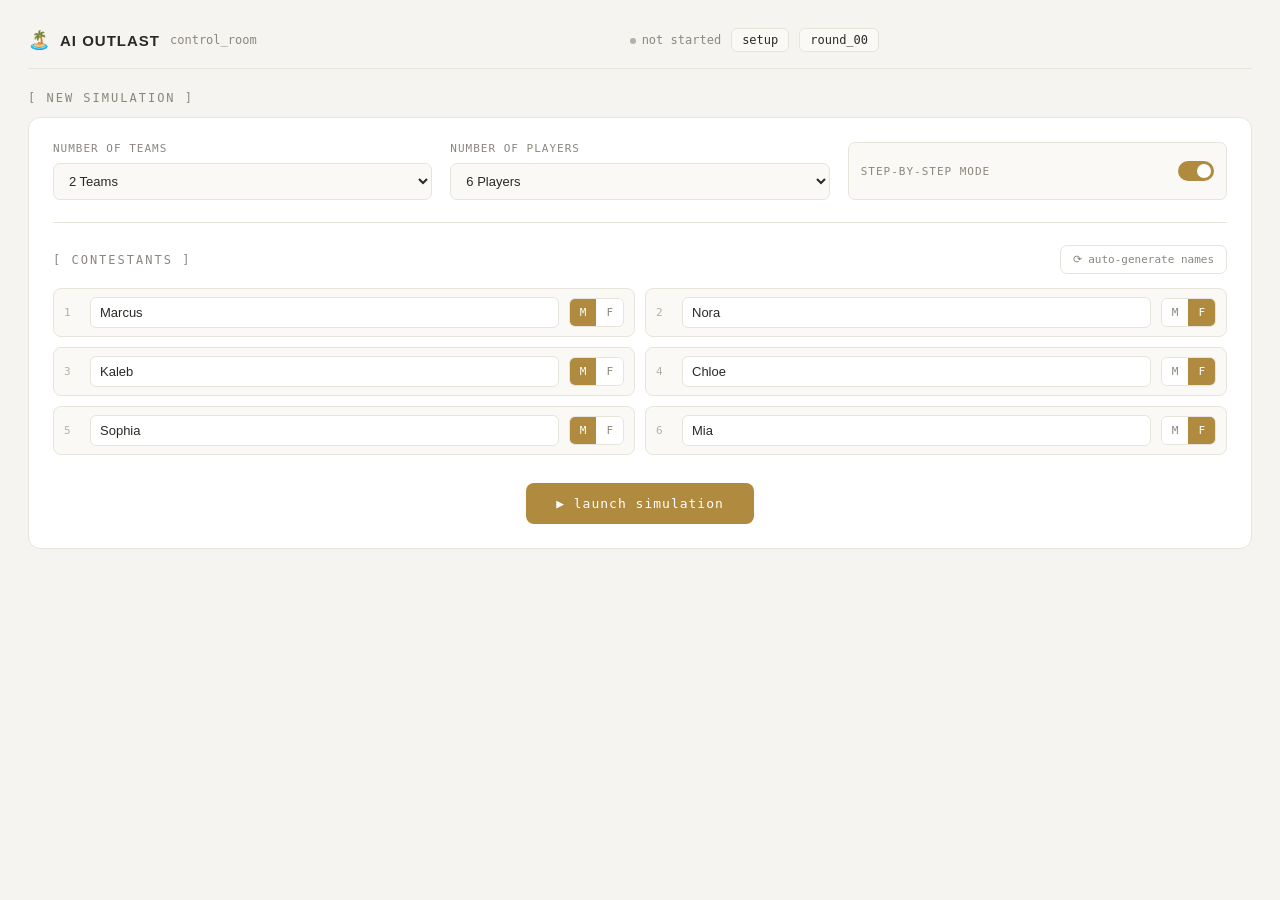
<file: AI outlast/.outlast-backup-20260910-202345/index.html>
<!DOCTYPE html>
<html lang="en">
<head>
<meta charset="UTF-8">
<meta name="viewport" content="width=device-width, initial-scale=1.0">
<title>AI Outlast — Control Room</title>
<link rel="stylesheet" href="style.css?v=1">
</head>
<body>
<div class="wrap">

  <header>
    <div class="brand">
      <span class="mark">🏝️</span>
      <div><h1>AI OUTLAST</h1></div>
      <span class="tag">control_room</span>
    </div>
    <div class="status-line">
      <span><span class="dot" id="status-dot"></span><span id="status-text">not started</span></span>
      <span class="round-tag" id="phase-label">setup</span>
      <span class="round-tag" id="round-label">round_00</span>
    </div>
    <div class="header-actions">
      <button type="button" class="icon-btn hidden" id="resumeBtn">▶ resume</button>
      <button type="button" class="icon-btn danger hidden" id="resetBtn">■ reset</button>
    </div>
  </header>

  <!-- ===================== SETUP / LAUNCH VIEW ===================== -->
  <div id="setupView">
    <div class="section-label">[ new simulation ]</div>
    <div class="setup-card">
      <div class="field-grid">
        <div class="field">
          <label for="teamsSelect">Number of Teams</label>
          <select id="teamsSelect">
            <option value="2" selected>2 Teams</option>
            <option value="3">3 Teams</option>
            <option value="4">4 Teams</option>
          </select>
        </div>
        <div class="field">
          <label for="playersSelect">Number of Players</label>
          <select id="playersSelect">
            <option value="4">4 Players</option>
            <option value="6" selected>6 Players</option>
            <option value="8">8 Players</option>
            <option value="12">12 Players</option>
            <option value="16">16 Players</option>
          </select>
        </div>
        <div class="field toggle-field">
          <label for="stepMode">Step-by-Step Mode</label>
          <label class="switch">
            <input type="checkbox" id="stepMode" checked>
            <span class="slider"></span>
          </label>
        </div>
      </div>

      <div class="setup-tabs-header">
        <div class="section-label" style="margin-bottom:0;">[ contestants ]</div>
        <button type="button" class="ghost-btn" id="randomizeBtn">⟳ auto-generate names</button>
      </div>
      <div class="contestant-grid" id="contestantGrid"></div>

      <div class="launch-row">
        <button type="button" class="launch-btn" id="launchBtn">▶ launch simulation</button>
      </div>
      <div class="setup-error hidden" id="setupError"></div>
    </div>
  </div>

  <!-- ===================== HOST BANNER (always visible once running) ===================== -->
  <div class="host-banner hidden" id="hostBanner">
    <div class="who">🎤 host</div>
    <div id="hostLines"></div>
    <div class="thinking-indicator hidden" id="thinkingIndicator"><span class="dot-flash"></span><span class="dot-flash"></span><span class="dot-flash"></span> the story is being written…</div>
  </div>

  <!-- ===================== EARLY GAME: cast / captains / pick board ===================== -->
  <div id="earlyGameView" class="hidden">
    <div id="castSection">
      <div class="section-label">[ meet the cast ]</div>
      <div class="cast-grid" id="castGrid"></div>
    </div>

    <div id="captainsSection" class="hidden">
      <div class="section-label">[ captains chosen ]</div>
      <div class="captain-grid" id="captainGrid"></div>
    </div>

    <div id="pickSection" class="hidden">
      <div class="section-label">[ team pick ]</div>
      <div class="pick-board" id="pickBoard"></div>
    </div>
  </div>

  <!-- ===================== STAGE: host + one card per team (collapses at merge) ===================== -->
  <div class="stage hidden" id="stage"></div>

  <!-- ===================== TECH LOG DRAWER ===================== -->
  <div class="tech-drawer hidden" id="techDrawer">
    <div class="tech-drawer-head" id="techDrawerHead">[ behind the scenes — engine log ] <span id="techToggleLabel">show</span></div>
    <div class="tech-drawer-body" id="techDrawerBody"></div>
  </div>

</div>

<!-- ===================== WINNER MODAL ===================== -->
<div class="winner-modal hidden" id="winnerModal">
  <div class="winner-card">
    <div class="rays" aria-hidden="true"></div>
    <div class="eyebrow">sole survivor</div>
    <div class="trophy">🏆</div>
    <div class="winner-avatar" id="winnerAvatar">?</div>
    <div class="name" id="winnerName">—</div>
    <div class="winner-archetype" id="winnerArchetype"></div>
    <p>has outwitted, outplayed, and outlasted everyone else to win the game.</p>
    <button type="button" class="launch-btn" id="winnerCloseBtn">back to setup</button>
  </div>
</div>

<script src="app.js?v=1"></script>
</body>
</html>
</file>
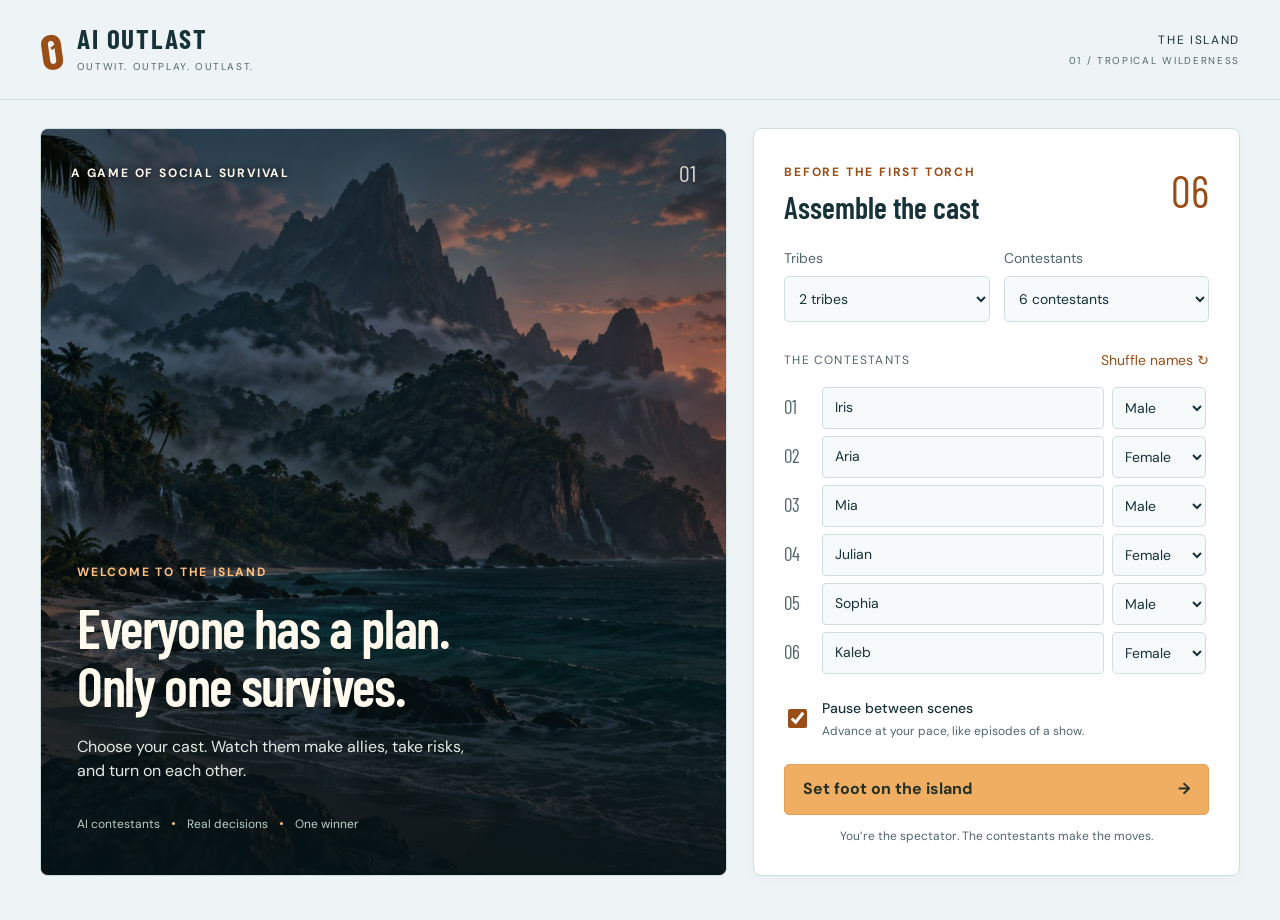
<file: AI outlast/Outlast-Frontend/index.html>
<!doctype html>
<html lang="en">
<head>
  <meta charset="utf-8">
  <meta name="viewport" content="width=device-width, initial-scale=1">
  <meta name="theme-color" content="#eef4f5">
  <meta name="description" content="Watch AI contestants form alliances, face challenges, and vote for one sole survivor.">
  <title>AI Outlast — The Island</title>
  <link rel="stylesheet" href="style.css?v=12">
</head>
<body>
  <header class="masthead">
    <a class="brand" href="./" aria-label="AI Outlast home"><span class="brand-mark" aria-hidden="true">O<span></span></span><span>AI OUTLAST<small>OUTWIT. OUTPLAY. OUTLAST.</small></span></a>
    <div class="header-location">THE ISLAND <span>01 / TROPICAL WILDERNESS</span></div>
    <button id="resetBtn" class="button quiet hidden" type="button">Leave game</button>
  </header>

  <main>
    <section id="setupView" class="setup-layout">
      <div class="arrival-scene">
        <div class="scene-top"><span class="eyebrow">A GAME OF SOCIAL SURVIVAL</span><span class="edition">01</span></div>
        <div class="arrival-copy"><span class="eyebrow accent">WELCOME TO THE ISLAND</span><h1>Everyone has a plan.<br>Only one survives.</h1><p>Choose your cast. Watch them make allies, take risks, and turn on each other.</p><div class="premise"><span>AI contestants</span><i></i><span>Real decisions</span><i></i><span>One winner</span></div></div>
      </div>
      <form id="setupForm" class="cast-setup">
        <div class="section-heading"><div><span class="eyebrow accent">BEFORE THE FIRST TORCH</span><h2>Assemble the cast</h2></div><span class="count-badge" id="castCount">06</span></div>
        <div class="setup-fields"><label>Tribes<select id="teamsSelect"><option value="2">2 tribes</option><option value="3">3 tribes</option><option value="4">4 tribes</option></select></label><label>Contestants<select id="playersSelect"></select></label></div>
        <div class="cast-label"><span>THE CONTESTANTS</span><button id="randomizeBtn" class="text-button" type="button">Shuffle names ↻</button></div>
        <div id="contestantGrid" class="contestant-grid"></div>
        <label class="step-option"><input type="checkbox" id="stepMode" checked><span><strong>Pause between scenes</strong><small>Advance at your pace, like episodes of a show.</small></span></label>
        <p id="setupError" class="error hidden" role="alert"></p>
        <button id="launchBtn" class="button primary launch" type="submit">Set foot on the island <span aria-hidden="true">→</span></button>
        <p class="setup-note">You’re the spectator. The contestants make the moves.</p>
      </form>
    </section>

    <section id="gameView" class="hidden" aria-label="Island game">
      <div class="game-hud"><div class="round-display"><span class="eyebrow">ROUND</span><strong id="roundNumber">01</strong></div><div class="hud-divider"></div><div class="hud-fact"><strong id="survivorCount">—</strong><span>remaining</span></div><div class="hud-fact"><strong id="tribeCount">—</strong><span>tribes</span></div><div class="playback"><span id="gameStatus" role="status">Arriving on the island</span></div></div>
      <ol class="phase-track" id="phaseTrack"><li data-phase="draft"><span>01</span> The draft</li><li data-phase="camp"><span>02</span> Camp life</li><li data-phase="challenge"><span>03</span> The challenge</li><li data-phase="council"><span>04</span> Tribal council</li><li data-phase="finale"><span>05</span> The finale</li></ol>
      <div id="connectionNotice" class="connection-notice hidden" role="status"></div>
      <div class="island-layout">
        <div class="main-stage"><section class="tribes-section"><div class="section-heading compact"><h2 id="rosterTitle">On the island</h2><span class="muted">Select for details</span></div><div id="tribesBoard"></div></section>
          
          <section id="hostCard" class="host-bar hidden" aria-label="Host commentary"><div class="host-emblem" aria-hidden="true">H</div><div><span class="eyebrow accent">THE HOST</span><p id="hostSpeech" aria-live="polite"></p><details class="host-history hidden" id="hostHistory"><summary>Earlier host messages</summary><div id="hostHistoryList"></div></details></div></section>

          <section class="story-section" id="storySection"><div class="section-heading compact"><section class="island-scene" id="islandScene" aria-label="Current scene"><div class="scene-top"><span class="location-badge" id="sceneLocation">THE SHORE</span><span class="scene-weather">Tropical island · Dusk</span></div><div class="scene-copy"><span class="eyebrow accent" id="sceneEyebrow">THE ARRIVAL</span><h1 id="sceneTitle">Strangers on the shore.</h1><p id="sceneDescription">The cast is arriving. Every new face could be an ally—or a threat.</p></div><span class="scene-index" id="sceneIndex" aria-hidden="true">01</span></section><button id="resumeBtn" class="button primary hidden" type="button">Next scene <span aria-hidden="true">→</span></button><button id="newEventsBtn" class="text-button hidden" type="button">See new moments ↑</button></div><div class="discussion-columns"><div id="storyFeed" class="story-feed" aria-label="Game events"><p class="empty">The island is quiet. The first conversations are still to come.</p></div><section class="social-panel" aria-label="Alliances and deception"><span class="eyebrow accent">BEHIND THE PROMISES</span><h2>Alliances & deception</h2><div id="socialBonds"></div><h3 class="social-subtitle">Recent moves</h3><div id="socialMoves"><p class="empty">The first promises are still to come.</p></div></section></div></section>
        </div>
        <aside class="island-sidebar"><section class="profile-panel" id="profilePanel"><span class="eyebrow accent">THE CONTESTANTS</span><h2>Who will you root for?</h2><p class="muted">Select a contestant to see their strengths, alliances, and view of the game.</p></section><section class="journal-panel"><div class="section-heading compact"><h2>Island history</h2><span class="eyebrow" id="eliminatedCount">0 OUT</span></div><div id="islandHistory"><p class="empty">Every torch is still burning.</p></div></section></aside>
      </div>
      <details id="techDrawer" class="tech-drawer"><summary>Behind the scenes <span>Game log</span></summary><pre id="techLog"></pre></details>
    </section>
  </main>

  <dialog id="winnerModal" class="winner-modal" aria-labelledby="winnerHeading"><div class="winner-content"><span class="eyebrow accent">THE ISLAND HAS ITS WINNER</span><div class="winner-laurel" aria-hidden="true">♛</div><h2 id="winnerHeading">Sole Survivor</h2><div class="winner-initials" id="winnerAvatar"></div><h3 id="winnerName"></h3><p id="winnerArchetype" class="accent"></p><p>Alliances were tested. Torches went out.<br>One contestant outlasted them all.</p><div id="winnerTally" class="winner-tally"></div><button id="winnerContinueBtn" class="button primary" type="button">Return to the island</button><button id="winnerCloseBtn" class="text-button" type="button">Start a new game</button></div></dialog>
  <script src="app.js?v=10"></script>
</body>
</html>
</file>
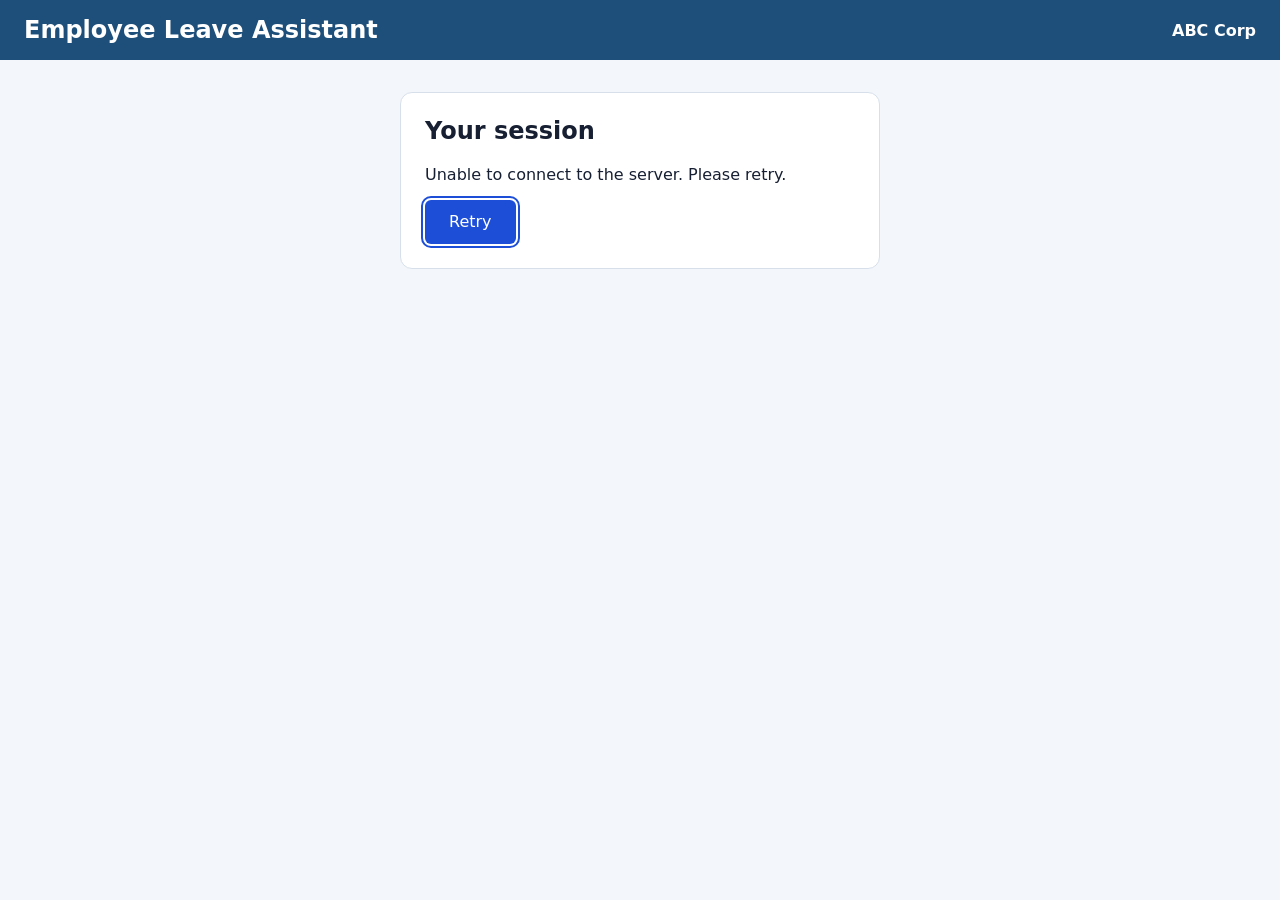
<file: Employee Leave Management System/ELMS-Frontend/index.html>
<!DOCTYPE html>
<html lang="en">
  <head>
    <meta charset="UTF-8" />
    <meta name="viewport" content="width=device-width, initial-scale=1.0" />
    <meta
      name="description"
      content="View your employee details and manage leave through the Employee Leave Assistant."
    />
    <title>Employee Leave Assistant</title>
    <link rel = "stylesheet"  href="./src/styles/theme.css"/>
    <link rel="stylesheet" href="./src/styles/main.css" />
    <link
      rel="stylesheet"
      href="./src/styles/employee-summary.css"
    />
    <link
      rel="stylesheet"
      href="./src/styles/chat-assistant.css"
    />
    <link rel="stylesheet" href="./src/styles/login.css" />
    <script type="module" src="./src/app.js"></script>
  </head>
  <body class="dashboard-page">
    <header class="title-bar">
      <div class="title-bar__content">
        <h1>Employee Leave Assistant</h1>
        <div class="title-bar__actions">
          <div id="company-name">ABC Corp</div>
          <button id="logout-button" type="button" hidden>Logout</button>
        </div>
      </div>
    </header>
    <section id="session-screen" class="session-screen" aria-labelledby="session-title" aria-busy="true">
      <h2 id="session-title">Your session</h2>
      <p id="session-message" role="status" aria-live="polite">Loading your session…</p>
      <button id="session-retry" type="button" hidden>Retry</button>
    </section>

    <main id="login-screen" class="login-page" hidden>
      <section class="login-card" aria-labelledby="login-title">
        <h2 id="login-title">Login</h2>
        <p class="login-card__description">
          Enter your employee credentials to continue.
        </p>

        <form id="login-form">
          <div class="form-field">
            <label for="employee-id-input">Employee ID</label>
            <input
              id="employee-id-input"
              name="employeeId"
              type="text"
              autocomplete="username"
              required
            />
          </div>

          <div class="form-field">
            <label for="password-input">Password</label>
            <input
              id="password-input"
              name="password"
              type="password"
              autocomplete="current-password"
              required
            />
          </div>

          <p id="login-error" class="login-form__error" role="alert" hidden></p>

          <button class="login-form__submit" type="submit">Login</button>
        </form>
      </section>
    </main>

    <main id="app" hidden>
        <section class="employee-summary" aria-labelledby="employee-summary-title">
            <h2 id="employee-summary-title">Employee Summary</h2>
            <dl class="employee-details">
                <div class="employee-details__field">
                    <dt>Name</dt>
                    <dd id="employee-name">—</dd>
                </div>
                <div class="employee-details__field">
                    <dt>Employee ID</dt>
                    <dd id="employee-id">—</dd>
                </div>
                <div class="employee-details__field">
                    <dt>Designation</dt>
                    <dd id="employee-designation">—</dd>
                </div>
                <div class="employee-details__field">
                    <dt>Department</dt>
                    <dd id="employee-department">—</dd>
                </div>
                <div class="employee-details__field">
                    <dt>Reporting Manager</dt>
                    <dd id="employee-manager">—</dd>
                </div>

            </dl>

            <div class="employee-summary__panels">
              <section class="leave-balance" aria-labelledby="leave-balance-title">
                <h3 id="leave-balance-title">Leave Balance</h3>

                <dl class="leave-balance__list">
                  <div class="leave-balance__item">
                    <dt>Annual Leave</dt>
                    <dd id="annual-leave-balance">—</dd>
                  </div>
                  <div class="leave-balance__item">
                    <dt>Casual Leave</dt>
                    <dd id="casual-leave-balance">—</dd>
                  </div>
                  <div class="leave-balance__item">
                    <dt>Sick Leave</dt>
                    <dd id="sick-leave-balance">—</dd>
                  </div>
                </dl>
              </section>

              <section
                class="request-overview"
                aria-labelledby="my-requests-title"
              >
                <h3 id="my-requests-title">My Leave Requests</h3>
                <ul
                  id="my-leave-requests"
                  class="request-overview__list"
                  aria-label="Recent leave requests"
                ></ul>
                <p id="my-requests-empty" class="request-overview__empty">
                  No recent leave requests.
                </p>
                <p
                  id="my-requests-status"
                  class="request-overview__status"
                  role="status"
                  aria-live="polite"
                  hidden
                ></p>

                <section
                  id="pending-requests"
                  class="pending-requests"
                  aria-labelledby="pending-requests-title"
                  hidden
                >
                  <h3 id="pending-requests-title">Team Approvals</h3>
                  <p>
                    Awaiting review:
                    <strong id="pending-request-count">—</strong>
                  </p>
                  <button id="team-requests-reload" type="button">Refresh requests</button>
                  <p id="team-requests-status" role="status" aria-live="polite" hidden></p>
                  <p id="team-requests-empty" hidden>No pending team requests.</p>
                  <ul id="team-leave-requests" class="request-overview__list" aria-label="Pending team leave requests"></ul>
                </section>
              </section>
            </div>

            <p id="employee-summary-status" role="status" aria-live="polite" hidden></p>
        </section>

        <section class="chat-assistant" aria-labelledby="chat-assistant-title">
          <header class="chat-assistant__header">
            <h2 id="chat-assistant-title">Leave Assistant</h2>
            <p>Ask questions or manage your leave through the assistant.</p>
          </header>

          <div
            id="chat-messages"
            class="chat-assistant__messages"
            role="log"
            aria-label="Conversation"
            aria-live="polite"
            aria-relevant="additions text"
          >
            <article class="chat-message chat-message--assistant">
              <p class="chat-message__sender">Leave Assistant</p>
              <p class="chat-message__content">Hello! I can answer leave questions and help you manage your requests. How can I help?</p>
            </article>
          </div>

          <p
            id="chat-status"
            class="chat-assistant__status"
            role="status"
            aria-live="polite"
            hidden
          ></p>

          <form id="chat-form" class="chat-assistant__composer">
            <label class="chat-assistant__input-label" for="chat-input">
              Message
            </label>
            <div class="chat-assistant__input-row">
              <textarea
                id="chat-input"
                name="message"
                rows="2"
                maxlength="2000"
                placeholder="Ask about your leave..."
                autocomplete="off"
                required
              ></textarea>
              <button type="submit">Send</button>
            </div>
          </form>
        </section>
    </main>
  </body>
</html>
</file>
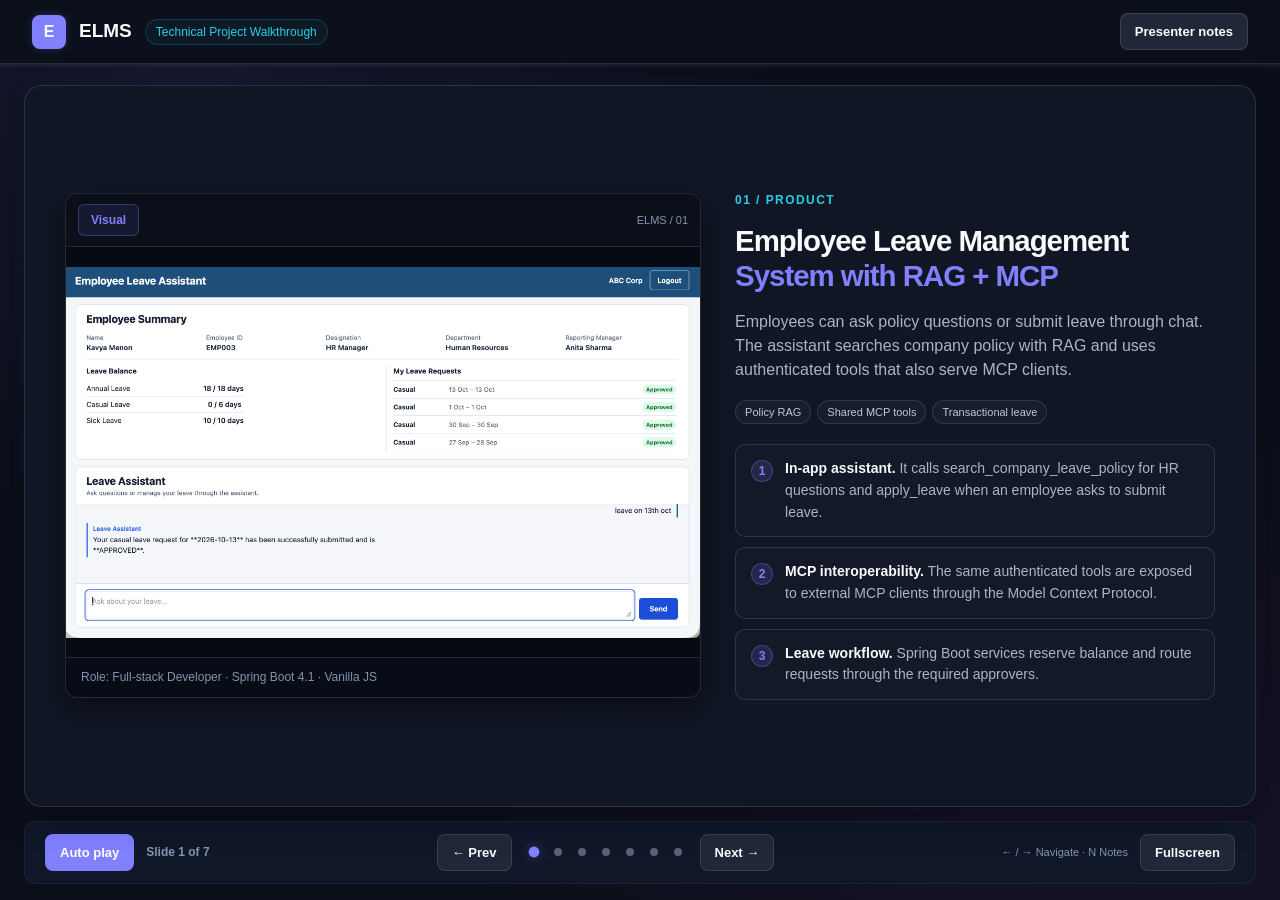
<file: Employee Leave Management System/presentation-deck/index.html>
<!doctype html>
<html lang="en">
<head>
  <meta charset="utf-8">
  <meta name="viewport" content="width=device-width, initial-scale=1">
  <meta name="color-scheme" content="dark">
  <title>ELMS | Technical Project Walkthrough</title>
  <link rel="stylesheet" href="deck.css">
  <script src="slides.js" defer></script>
  <script src="deck.js" defer></script>
</head>
<body>
  <header class="deck-header">
    <div class="brand-block"><span class="brand-logo">E</span><h1>ELMS</h1><span class="brand-tag">Technical Project Walkthrough</span></div>
    <button id="notesButton" aria-pressed="false" title="Show presenter notes (N)">Presenter notes</button>
  </header>
  <div class="progress-track" aria-hidden="true"><div id="progressFill"></div></div>
  <main class="presentation">
    <section class="viewport" aria-label="ELMS presentation"><div id="slides"></div></section>
    <footer class="controls">
      <div class="control-group"><button id="playButton" class="primary" aria-pressed="false">Auto play</button><span id="counter" role="status" aria-live="polite"></span></div>
      <nav class="control-group" aria-label="Slide navigation"><button id="prevButton" aria-label="Previous slide">← Prev</button><div id="dots" class="dots"></div><button id="nextButton" aria-label="Next slide">Next →</button></nav>
      <div class="control-group"><span class="key-hint">← / → Navigate · N Notes</span><button id="fullscreenButton">Fullscreen</button></div>
    </footer>
  </main>
  <aside id="notes" hidden aria-label="Presenter notes"><button id="closeNotes" aria-label="Close presenter notes">Close</button><h2 id="notesTitle"></h2><div id="notesBody"></div></aside>
  <p class="sr-only" id="announce" role="status"></p>
  <noscript>This presentation needs JavaScript enabled. Open index.html in a browser with scripts enabled.</noscript>
</body>
</html>
</file>
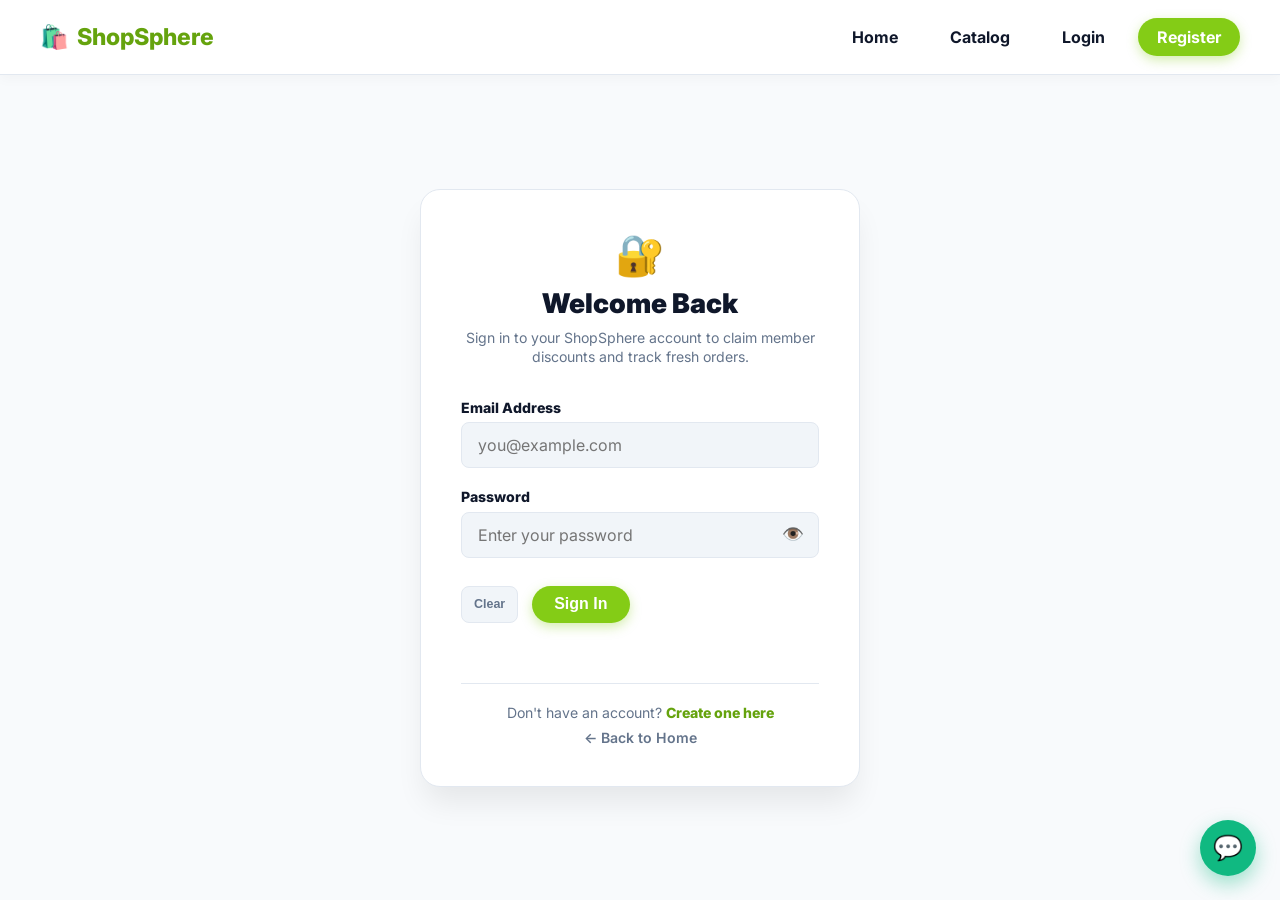
<file: ShopSphere/ShopSphere-Frontend/admin.html>
<!DOCTYPE html>
<html lang="en">
<head>
  <meta charset="UTF-8">
  <meta name="viewport" content="width=device-width, initial-scale=1.0">
  <title>ShopSphere - Admin Dashboard & Store Management</title>
  <link rel="stylesheet" href="css/theme.css">
  <link rel="stylesheet" href="css/modals.css">
  <link rel="stylesheet" href="css/chatbot.css">
  <link rel="stylesheet" href="css/admin.css">
  <link rel="preconnect" href="https://fonts.googleapis.com">
  <link rel="preconnect" href="https://fonts.gstatic.com" crossorigin>
  <link href="https://fonts.googleapis.com/css2?family=Inter:wght@300;400;500;600;700;800&display=swap" rel="stylesheet">
</head>
<body>

  <header class="navbar"></header>

  <main class="admin-wrapper">

    <div class="admin-header-row">
      <div class="admin-title-group">
        <h1>Admin Control Panel</h1>
        <p>Full control over catalog products, categories, dynamic discounts, and customer order fulfillment.</p>
      </div>
      <div style="display: flex; gap: 0.5rem;">
        <button class="btn-primary" onclick="openProductModal()">+ Add Product</button>
        <button class="btn-primary" style="background: #0284c7;" onclick="openCategoryModal()">+ Add Category</button>
      </div>
    </div>

    <div class="metrics-grid">
      <div class="metric-card">
        <div class="metric-icon green">📦</div>
        <div class="metric-info">
          <h4>Total Orders</h4>
          <div class="metric-value" id="metricTotalOrders">0</div>
        </div>
      </div>
      <div class="metric-card">
        <div class="metric-icon blue">💰</div>
        <div class="metric-info">
          <h4>Total Revenue</h4>
          <div class="metric-value" id="metricTotalRevenue">₹0.00</div>
        </div>
      </div>
      <div class="metric-card">
        <div class="metric-icon amber">🍎</div>
        <div class="metric-info">
          <h4>Catalog Products</h4>
          <div class="metric-value" id="metricTotalProducts">0</div>
        </div>
      </div>
      <div class="metric-card">
        <div class="metric-icon purple">🏷️</div>
        <div class="metric-info">
          <h4>Store Categories</h4>
          <div class="metric-value" id="metricTotalCategories">0</div>
        </div>
      </div>
    </div>

    <div class="admin-tabs-bar">
      <button class="tab-btn active" onclick="switchAdminTab('ordersTab')">📦 Customer Orders</button>
      <button class="tab-btn" onclick="switchAdminTab('productsTab')">🍎 Products Management</button>
      <button class="tab-btn" onclick="switchAdminTab('categoriesTab')">📂 Categories Management</button>
      <button class="tab-btn" onclick="switchAdminTab('discountsTab')">🏷️ Discounts & Promotions</button>
    </div>

    <div id="ordersTab" class="tab-content">
      <div class="dashboard-card">
        <div class="card-header-flex">
          <h2 style="font-size: 1.2rem;">Customer Orders Fulfillment</h2>
          <span style="font-size: 0.85rem; color: #64748b;">Update fulfillment statuses in real-time</span>
        </div>
        <div class="data-table-container" id="adminOrdersList">
          <p style="color: #94a3b8; padding: 2rem; text-align: center;">Loading orders...</p>
        </div>
      </div>
    </div>

    <div id="productsTab" class="tab-content" style="display: none;">
      <div class="dashboard-card">
        <div class="card-header-flex">
          <div>
            <h2 style="font-size: 1.2rem;">Store Catalog Products</h2>
            <p style="color: #64748b; font-size: 0.85rem;">Add, edit, or delete items in the store catalog.</p>
          </div>
          <button class="btn-primary" onclick="openProductModal()">+ Add New Product</button>
        </div>
        <div class="data-table-container" id="adminProductsList">
          <p style="color: #94a3b8; padding: 2rem; text-align: center;">Loading products...</p>
        </div>
      </div>
    </div>

    <div id="categoriesTab" class="tab-content" style="display: none;">
      <div class="dashboard-card">
        <div class="card-header-flex">
          <div>
            <h2 style="font-size: 1.2rem;">Store Categories</h2>
            <p style="color: #64748b; font-size: 0.85rem;">Create, edit, or remove product categories.</p>
          </div>
          <button class="btn-primary" style="background: #0284c7;" onclick="openCategoryModal()">+ Add New Category</button>
        </div>
        <div class="data-table-container" id="adminCategoriesList">
          <p style="color: #94a3b8; padding: 2rem; text-align: center;">Loading categories...</p>
        </div>
      </div>
    </div>

    <div id="discountsTab" class="tab-content" style="display: none;">
      <div class="dashboard-card">
        <div class="card-header-flex">
          <div>
            <h2 style="font-size: 1.2rem;">Store Promotional Discounts</h2>
            <p style="color: #64748b; font-size: 0.85rem;">Configure Birthday %, Area Pincode %, and Flash Sale discounts live from database.</p>
          </div>
          <button class="btn-primary" onclick="openDiscountModal()">+ Add New Offer</button>
        </div>
        <div class="data-table-container" id="adminDiscountsList">
          <p style="color: #94a3b8; padding: 2rem; text-align: center;">Loading store discounts...</p>
        </div>
      </div>
    </div>

  </main>

  <!-- Modal 1: Product Add / Edit Form -->
  <div class="modal-overlay" id="productModal">
    <div class="admin-modal-card">
      <div style="display: flex; justify-content: space-between; align-items: center; margin-bottom: 1.25rem;">
        <h3 id="productModalTitle" style="font-size: 1.25rem; color: #0f172a;">+ Add New Product</h3>
        <button onclick="closeProductModal()" style="background: none; border: none; font-size: 1.5rem; cursor: pointer;">&times;</button>
      </div>

      <form id="productForm">
        <input type="hidden" id="prodId">
        <div class="form-group">
          <label for="prodName">Product Name</label>
          <input type="text" id="prodName" class="form-control" placeholder="e.g. Organic Alphonso Mangoes" required>
        </div>

        <div class="form-row">
          <div class="form-group">
            <label for="prodPrice">Price (₹)</label>
            <input type="number" step="0.01" id="prodPrice" class="form-control" placeholder="e.g. 150.00" required>
          </div>
          <div class="form-group">
            <label for="prodUnit">Unit Value (e.g. 500 g / 1 L)</label>
            <input type="text" id="prodUnit" class="form-control" placeholder="e.g. 500 g" required>
          </div>
        </div>

        <div class="form-group">
          <label for="prodDesc">Description</label>
          <textarea id="prodDesc" class="form-control" rows="2" placeholder="Product details and description..."></textarea>
        </div>

        <div class="form-group">
          <label for="prodImg">Image URL</label>
          <input type="url" id="prodImg" class="form-control" placeholder="https://images.unsplash.com/..." required>
        </div>

        <div class="form-group">
          <label for="prodCategory">Category</label>
          <select id="prodCategory" class="form-control" required>
            <option value="" disabled selected>Select Category</option>
          </select>
        </div>

        <div id="prodInitialStockSection" style="border-top: 1px dashed #cbd5e1; padding-top: 1rem; margin-top: 1rem;">
          <h4 style="font-size: 0.9rem; color: #334155; margin-bottom: 0.75rem;">📦 Initial Inventory Batch</h4>
          <div class="form-row">
            <div class="form-group">
              <label for="prodInitialQty">Initial Quantity</label>
              <input type="number" min="0" id="prodInitialQty" class="form-control" placeholder="e.g. 50">
            </div>
            <div class="form-group">
              <label for="prodInitialSource">Source / Supplier</label>
              <input type="text" id="prodInitialSource" class="form-control" placeholder="e.g. Local Supplier">
            </div>
          </div>
          <div class="form-group">
            <label for="prodInitialExpiry">Expiry Date (Optional)</label>
            <input type="date" id="prodInitialExpiry" class="form-control">
          </div>
        </div>

        <div style="margin-top: 1.5rem; display: flex; justify-content: flex-end; gap: 0.75rem;">
          <button type="button" onclick="closeProductModal()" style="padding: 0.65rem 1.25rem; background: #e2e8f0; border: none; border-radius: 8px; font-weight: 600; cursor: pointer;">Cancel</button>
          <button type="submit" class="btn-primary">Save Product</button>
        </div>
      </form>
    </div>
  </div>

  <!-- Modal 2: Category Add / Edit Form -->
  <div class="modal-overlay" id="categoryModal">
    <div class="admin-modal-card">
      <div style="display: flex; justify-content: space-between; align-items: center; margin-bottom: 1.25rem;">
        <h3 id="categoryModalTitle" style="font-size: 1.25rem; color: #0f172a;">+ Add New Category</h3>
        <button onclick="closeCategoryModal()" style="background: none; border: none; font-size: 1.5rem; cursor: pointer;">&times;</button>
      </div>

      <form id="categoryForm">
        <input type="hidden" id="catId">
        <div class="form-group">
          <label for="catName">Category Name</label>
          <input type="text" id="catName" class="form-control" placeholder="e.g. Organic & Bio" required>
        </div>

        <div class="form-group">
          <label for="catDesc">Category Description</label>
          <input type="text" id="catDesc" class="form-control" placeholder="Short summary..." required>
        </div>

        <div class="form-group">
          <label for="catImg">Category Image URL</label>
          <input type="url" id="catImg" class="form-control" placeholder="https://images.unsplash.com/..." required>
        </div>

        <div class="form-group" style="display: flex; align-items: center; gap: 0.5rem;">
          <input type="checkbox" id="catPerishable" style="width: auto; margin: 0;">
          <label for="catPerishable" style="margin: 0; cursor: pointer;">Perishable (products in this category show the "🌿 Fresh Today" badge)</label>
        </div>

        <div style="margin-top: 1.5rem; display: flex; justify-content: flex-end; gap: 0.75rem;">
          <button type="button" onclick="closeCategoryModal()" style="padding: 0.65rem 1.25rem; background: #e2e8f0; border: none; border-radius: 8px; font-weight: 600; cursor: pointer;">Cancel</button>
          <button type="submit" class="btn-primary" style="background: #0284c7;">Save Category</button>
        </div>
      </form>
    </div>
  </div>

  <!-- Modal 3: Create New Discount Form -->
  <div class="modal-overlay" id="discountModal">
    <div class="admin-modal-card">
      <div style="display: flex; justify-content: space-between; align-items: center; margin-bottom: 1.25rem;">
        <h3 id="discountModalTitle" style="font-size: 1.25rem; color: #0f172a;">+ Configure New Discount Offer</h3>
        <button onclick="closeDiscountModal()" style="background: none; border: none; font-size: 1.5rem; cursor: pointer;">&times;</button>
      </div>

      <form id="createDiscountForm">
        <input type="hidden" id="discId">
        <div class="form-group">
          <label for="discName">Discount Offer Name</label>
          <input type="text" id="discName" class="form-control" placeholder="e.g. Birthday Extravaganza / Pincode 600001 Special" required>
        </div>

        <div class="form-row">
          <div class="form-group">
            <label for="discType">Discount Type</label>
            <select id="discType" class="form-control">
              <option value="PERCENTAGE">PERCENTAGE (%)</option>
              <option value="FLAT_AMOUNT">FLAT AMOUNT (₹)</option>
            </select>
          </div>
          <div class="form-group">
            <label for="discValue">Discount Value</label>
            <input type="number" step="0.01" id="discValue" class="form-control" placeholder="e.g. 20 (for 20%)" required>
          </div>
        </div>

        <div class="form-row">
          <div class="form-group">
            <label for="discScope">Target Scope</label>
            <select id="discScope" class="form-control" onchange="toggleDiscountScopeFields()">
              <option value="ORDER">ORDER WIDE</option>
              <option value="PRODUCT">PRODUCT SPECIFIC</option>
            </select>
          </div>
          <div class="form-group">
            <label for="discMinOrder">Min Order Amount (₹)</label>
            <input type="number" step="0.01" id="discMinOrder" class="form-control" placeholder="e.g. 300 (Optional)">
          </div>
        </div>

        <!-- Only shown/required when Target Scope = PRODUCT SPECIFIC -->
        <div class="form-group" id="discProductGroup" style="display: none;">
          <label for="discProductId">Which Product?</label>
          <select id="discProductId" class="form-control">
            <option value="" disabled selected>Select a product</option>
          </select>
        </div>

        <div class="form-group" id="discPincodeGroup">
          <label for="discPincode">Target Pincode (Area Discount)</label>
          <input type="text" id="discPincode" class="form-control" placeholder="e.g. 600001 (Optional - leave blank for all)">
        </div>

        <div class="form-row">
          <div class="form-group">
            <label for="discValidFrom">Valid From</label>
            <input type="datetime-local" id="discValidFrom" class="form-control" required>
          </div>
          <div class="form-group">
            <label for="discValidUntil">Valid Until</label>
            <input type="datetime-local" id="discValidUntil" class="form-control" required>
          </div>
        </div>

        <div class="form-group" style="display: flex; align-items: center; gap: 0.5rem; margin-top: 0.5rem;">
          <input type="checkbox" id="discIsBirthday" style="width: 18px; height: 18px; cursor: pointer;">
          <label for="discIsBirthday" style="margin: 0; cursor: pointer;">🎂 Mark as Birthday Special Discount (Only active on user's birthday)</label>
        </div>

        <div style="margin-top: 1.5rem; display: flex; justify-content: flex-end; gap: 0.75rem;">
          <button type="button" onclick="closeDiscountModal()" style="padding: 0.65rem 1.25rem; background: #e2e8f0; border: none; border-radius: 8px; font-weight: 600; cursor: pointer;">Cancel</button>
          <button type="submit" class="btn-primary">Save & Publish Discount</button>
        </div>
      </form>
    </div>
  </div>

  <!-- Modal 4: Manage Stock (Batches) for a Product -->
  <div class="modal-overlay" id="batchManageModal">
    <div class="admin-modal-card" style="max-width: 640px;">
      <div style="display: flex; justify-content: space-between; align-items: center; margin-bottom: 1.25rem;">
        <h3 id="batchManageModalTitle" style="font-size: 1.25rem; color: #0f172a;">📦 Manage Stock</h3>
        <button onclick="closeBatchManageModal()" style="background: none; border: none; font-size: 1.5rem; cursor: pointer;">&times;</button>
      </div>

      <div style="display: flex; justify-content: flex-end; margin-bottom: 0.5rem;">
        <button type="button" id="batchViewToggleBtn" onclick="toggleBatchView()" style="padding: 0.3rem 0.7rem; background: #f1f5f9; color: #334155; border: none; border-radius: 6px; font-weight: 600; font-size: 0.8rem; cursor: pointer;">📜 View Stock History</button>
      </div>

      <div id="batchListContainer" style="margin-bottom: 1.5rem; max-height: 240px; overflow-y: auto;">
        <!-- Existing batches, or stock history when toggled -->
      </div>

      <form id="batchForm" style="border-top: 1px solid #e2e8f0; padding-top: 1.25rem;">
        <input type="hidden" id="batchId">
        <input type="hidden" id="batchProductId">
        <h4 id="batchFormTitle" style="font-size: 0.95rem; color: #334155; margin-bottom: 0.75rem;">+ Add New Batch</h4>

        <div class="form-group">
          <label for="batchSource">Source / Supplier</label>
          <input type="text" id="batchSource" class="form-control" placeholder="e.g. Local Organic Farm - Coonoor" required>
        </div>

        <div class="form-row">
          <div class="form-group">
            <label for="batchDate">Batch Date</label>
            <input type="date" id="batchDate" class="form-control" required>
          </div>
          <div class="form-group">
            <label for="batchExpiry">Expiry Date</label>
            <input type="date" id="batchExpiry" class="form-control">
          </div>
        </div>

        <div class="form-group">
          <label for="batchQuantity">Available Quantity</label>
          <input type="number" min="0" id="batchQuantity" class="form-control" placeholder="e.g. 30" required>
        </div>

        <div style="margin-top: 1.5rem; display: flex; justify-content: flex-end; gap: 0.75rem;">
          <button type="button" id="batchFormCancelBtn" onclick="resetBatchForm()" style="padding: 0.5rem 1rem; background: #e2e8f0; border: none; border-radius: 8px; font-weight: 600; cursor: pointer; display: none;">Cancel Edit</button>
          <button type="submit" class="btn-primary">Save Batch</button>
        </div>
      </form>
    </div>
  </div>

  <script src="js/common.js"></script>
  <script src="js/admin.js"></script>
</body>
</html>
</file>
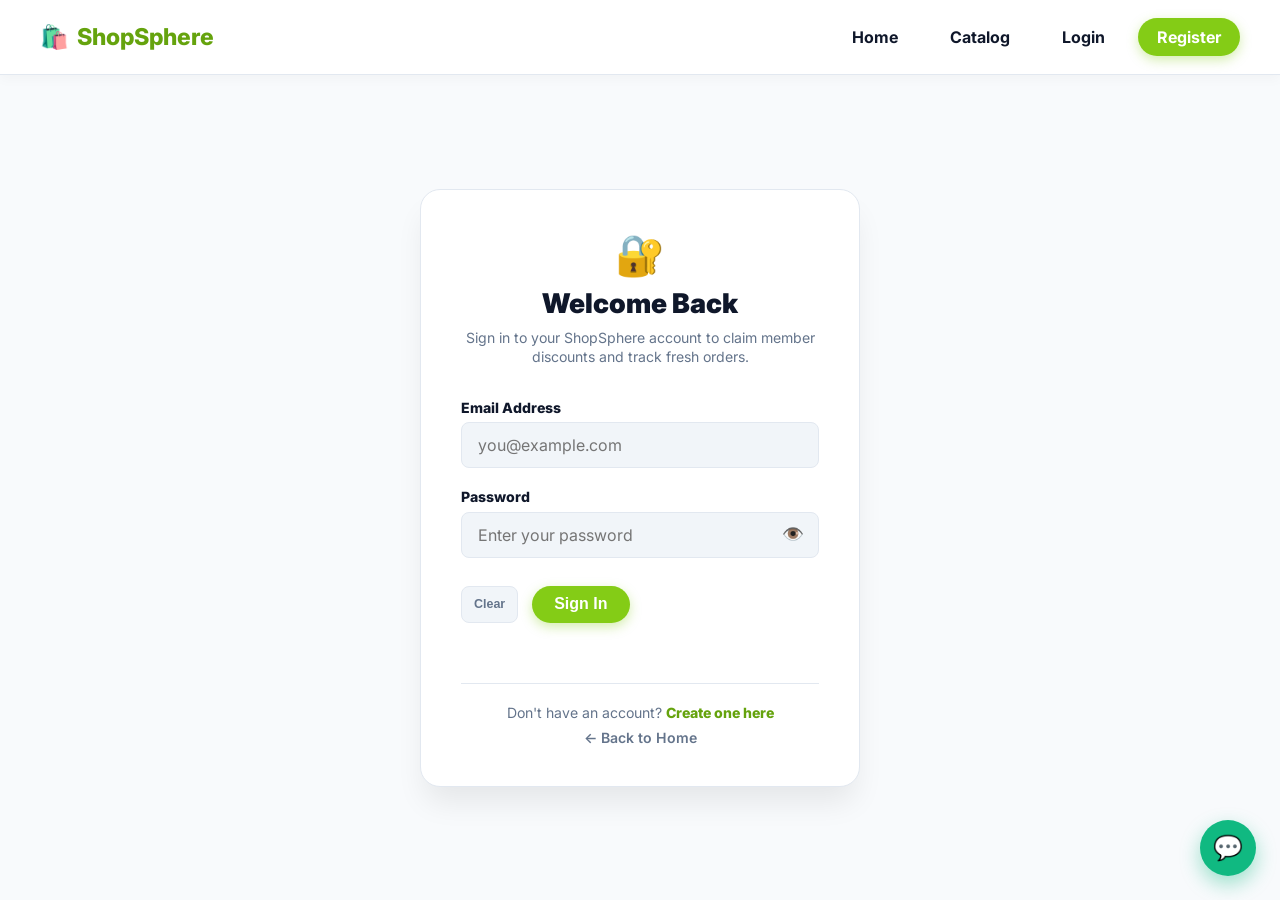
<file: ShopSphere/ShopSphere-Frontend/login.html>
<!DOCTYPE html>
<html lang="en">
<head>
  <meta charset="UTF-8">
  <meta name="viewport" content="width=device-width, initial-scale=1.0">
  <title>ShopSphere - Login to Your Account</title>
  <link rel="stylesheet" href="css/theme.css">
  <link rel="stylesheet" href="css/modals.css">
  <link rel="stylesheet" href="css/chatbot.css">
  <link rel="stylesheet" href="css/login.css">
  <link rel="preconnect" href="https://fonts.googleapis.com">
  <link rel="preconnect" href="https://fonts.gstatic.com" crossorigin>
  <link href="https://fonts.googleapis.com/css2?family=Inter:wght@300;400;500;600;700;800&display=swap" rel="stylesheet">
</head>
<body>

  <header class="navbar"></header>

  <main class="page-shell">
    <section class="auth-card">
      <div class="brand-block">
        <span class="auth-icon">🔐</span>
        <h1>Welcome Back</h1>
        <p class="intro">Sign in to your ShopSphere account to claim member discounts and track fresh orders.</p>
      </div>

      <form class="auth-form" onsubmit="return false;">
        <div class="form-row">
          <label for="login-email">Email Address</label>
          <input type="email" id="login-email" placeholder="you@example.com" autocomplete="email" required>
        </div>

        <div class="form-row">
          <label for="login-password">Password</label>
          <div class="password-input-wrapper">
            <input type="password" id="login-password" placeholder="Enter your password" autocomplete="current-password" required>
            <button type="button" id="toggleLoginPassword" class="toggle-password-btn" title="Show password" aria-label="Toggle password visibility">👁️</button>
          </div>
        </div>

        <div class="btn-group">
          <button type="button" id="login-reset" class="btn-secondary">Clear</button>
          <button type="button" id="login-submit" class="btn-primary">Sign In</button>
        </div>

        <p id="login-message" class="auth-status-msg"></p>

        <div class="auth-footer-links">
          <p>Don't have an account? <a href="registration.html">Create one here</a></p>
          <p><a href="index.html" class="back-link">&larr; Back to Home</a></p>
        </div>
      </form>
    </section>
  </main>

  <script src="js/common.js" defer></script>
  <script src="js/login.js" defer></script>
</body>
</html>
</file>
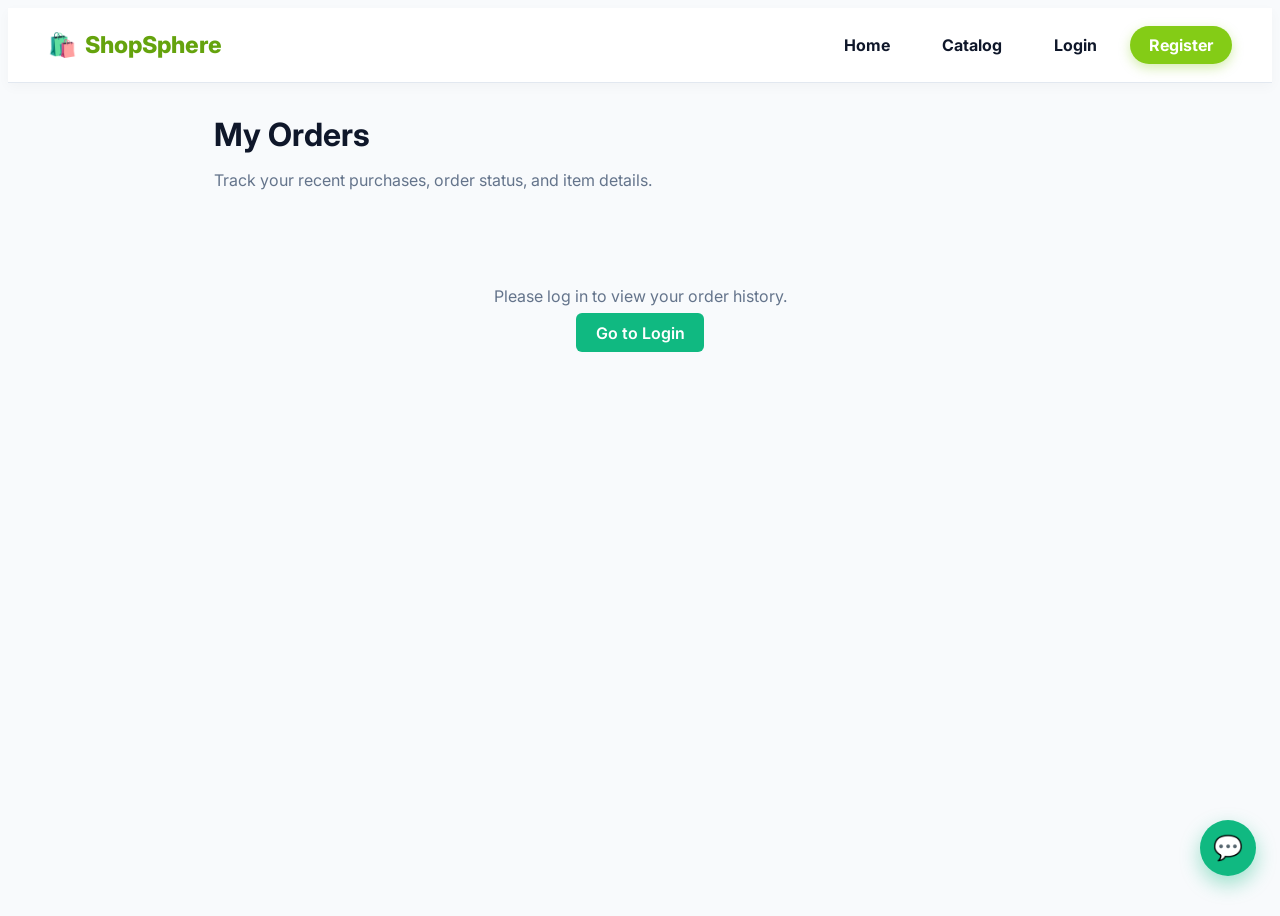
<file: ShopSphere/ShopSphere-Frontend/orders.html>
<!DOCTYPE html>
<html lang="en">
<head>
  <meta charset="UTF-8">
  <meta name="viewport" content="width=device-width, initial-scale=1.0">
  <title>ShopSphere - My Orders</title>
  <link rel="stylesheet" href="css/theme.css">
  <link rel="stylesheet" href="css/modals.css">
  <link rel="stylesheet" href="css/chatbot.css">
  <link rel="stylesheet" href="css/products.css">
  <link rel="preconnect" href="https://fonts.googleapis.com">
  <link rel="preconnect" href="https://fonts.gstatic.com" crossorigin>
  <link href="https://fonts.googleapis.com/css2?family=Inter:wght@300;400;500;600;700;800&display=swap" rel="stylesheet">
  <style>
    .orders-container {
      max-width: 900px;
      margin: 2rem auto;
      padding: 0 1.5rem;
    }
    .order-card {
      background: white;
      border: 1px solid #e2e8f0;
      border-radius: 12px;
      padding: 1.5rem;
      margin-bottom: 1.5rem;
      box-shadow: 0 2px 8px rgba(0,0,0,0.04);
    }
    .order-header {
      display: flex;
      justify-content: space-between;
      align-items: flex-start;
      padding-bottom: 1rem;
      border-bottom: 1px solid #f1f5f9;
      margin-bottom: 1rem;
    }
    .btn-cancel-order:hover {
      background: #fecaca !important;
    }
    .order-id {
      font-weight: 700;
      font-size: 1.1rem;
      color: #0f172a;
    }
    .order-date {
      font-size: 0.85rem;
      color: #64748b;
    }
    .status-badge {
      padding: 0.25rem 0.75rem;
      border-radius: 999px;
      font-size: 0.75rem;
      font-weight: 700;
      text-transform: uppercase;
    }
    .status-placed { background: #dbeafe; color: #1e40af; }
    .status-processing { background: #fef3c7; color: #92400e; }
    .status-shipped { background: #e0e7ff; color: #3730a3; }
    .status-delivered { background: #d1fae5; color: #065f46; }
    .status-cancelled { background: #fee2e2; color: #991b1b; }
    
    .order-items-list {
      margin-bottom: 1rem;
    }
    .order-item-row {
      display: flex;
      justify-content: space-between;
      font-size: 0.9rem;
      padding: 0.4rem 0;
      color: #334155;
    }
    .order-footer {
      display: flex;
      justify-content: space-between;
      align-items: center;
      padding-top: 1rem;
      border-top: 1px solid #f1f5f9;
    }
    .total-price {
      font-size: 1.15rem;
      font-weight: 800;
      color: #10b981;
    }
  </style>
</head>
<body>

  <header class="navbar"></header>

  <main class="orders-container">
    <h1 style="margin-bottom: 0.5rem;">My Orders</h1>
    <p style="color: #64748b; margin-bottom: 2rem;">Track your recent purchases, order status, and item details.</p>

    <div id="ordersList">
      <p style="color: #94a3b8; text-align: center; padding: 3rem;">Loading your orders...</p>
    </div>
  </main>

  <script src="js/common.js"></script>
  <script src="js/orders.js"></script>
</body>
</html>
</file>
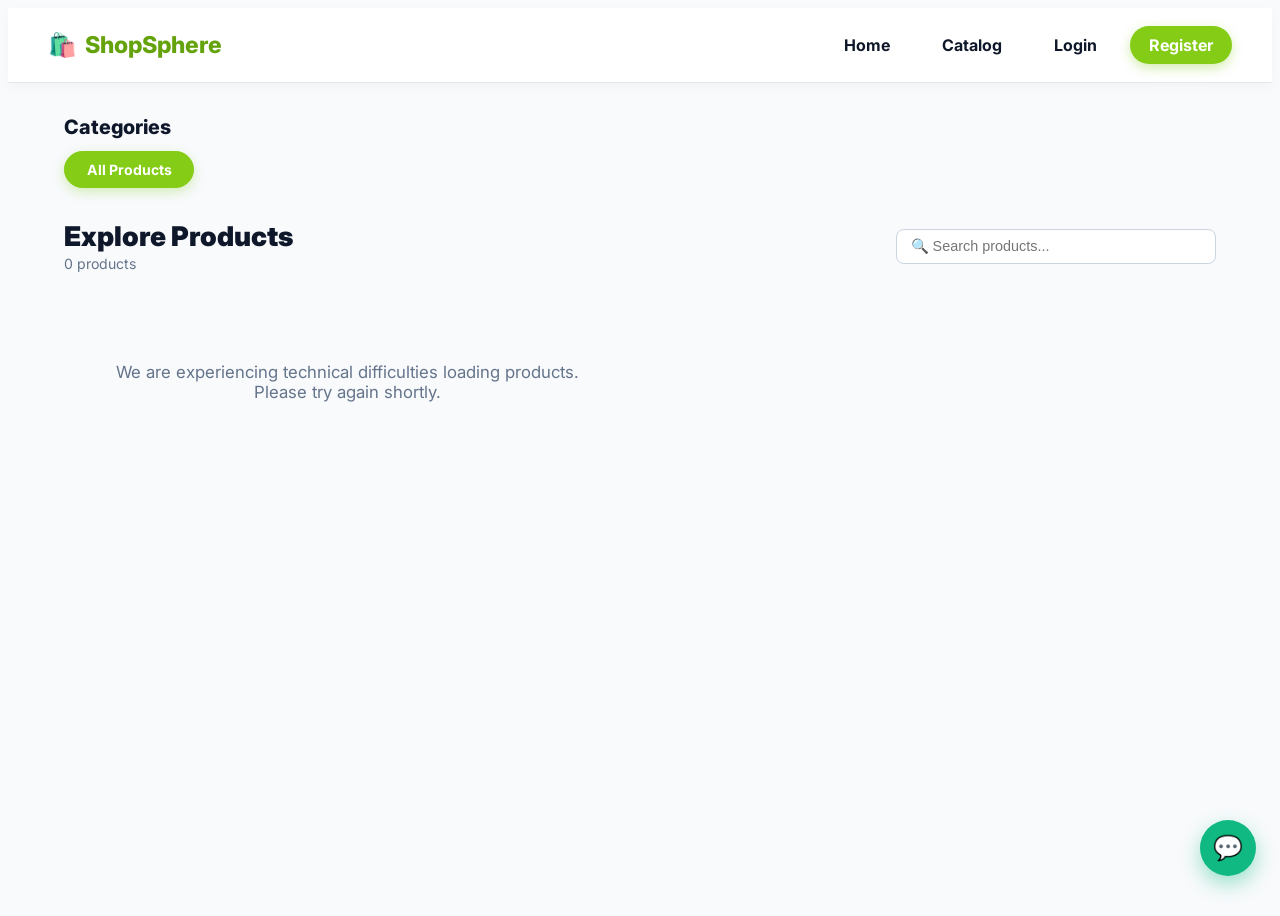
<file: ShopSphere/ShopSphere-Frontend/products.html>
<!DOCTYPE html>
<html lang="en">
<head>
  <meta charset="UTF-8">
  <meta name="viewport" content="width=device-width, initial-scale=1.0">
  <title>ShopSphere - Products Catalog</title>
  <link rel="stylesheet" href="css/theme.css">
  <link rel="stylesheet" href="css/modals.css">
  <link rel="stylesheet" href="css/chatbot.css">
  <link rel="stylesheet" href="css/products.css">
  <link rel="preconnect" href="https://fonts.googleapis.com">
  <link rel="preconnect" href="https://fonts.gstatic.com" crossorigin>
  <link href="https://fonts.googleapis.com/css2?family=Inter:wght@300;400;500;600;700;800&display=swap" rel="stylesheet">
</head>
<body>

  <header class="navbar"></header>

  <main class="catalog-container">
    <div class="filter-section">
      <h2>Categories</h2>
      <div class="category-pills" id="categoryPills">
        <button class="pill active" data-category="all">All Products</button>
      </div>
    </div>

    <div class="products-header" style="display: flex; justify-content: space-between; align-items: center; gap: 1rem; flex-wrap: wrap;">
      <div>
        <h1 id="catalogTitle" style="margin: 0;">Explore Products</h1>
        <span class="product-count" id="productCount">Loading products...</span>
      </div>
      <div class="search-wrap" style="max-width: 320px; width: 100%;">
        <input type="text" id="searchInput" placeholder="🔍 Search products..." style="width: 100%; padding: 0.55rem 0.85rem; border: 1px solid #cbd5e1; border-radius: 8px; font-size: 0.9rem; outline: none; box-sizing: border-radius: 8px;">
      </div>
    </div>

    <div class="products-grid" id="productsGrid">
      <!-- Dynamic product cards will be inserted here -->
    </div>
  </main>

  <script src="js/common.js"></script>
  <script src="js/products.js"></script>
</body>
</html>
</file>
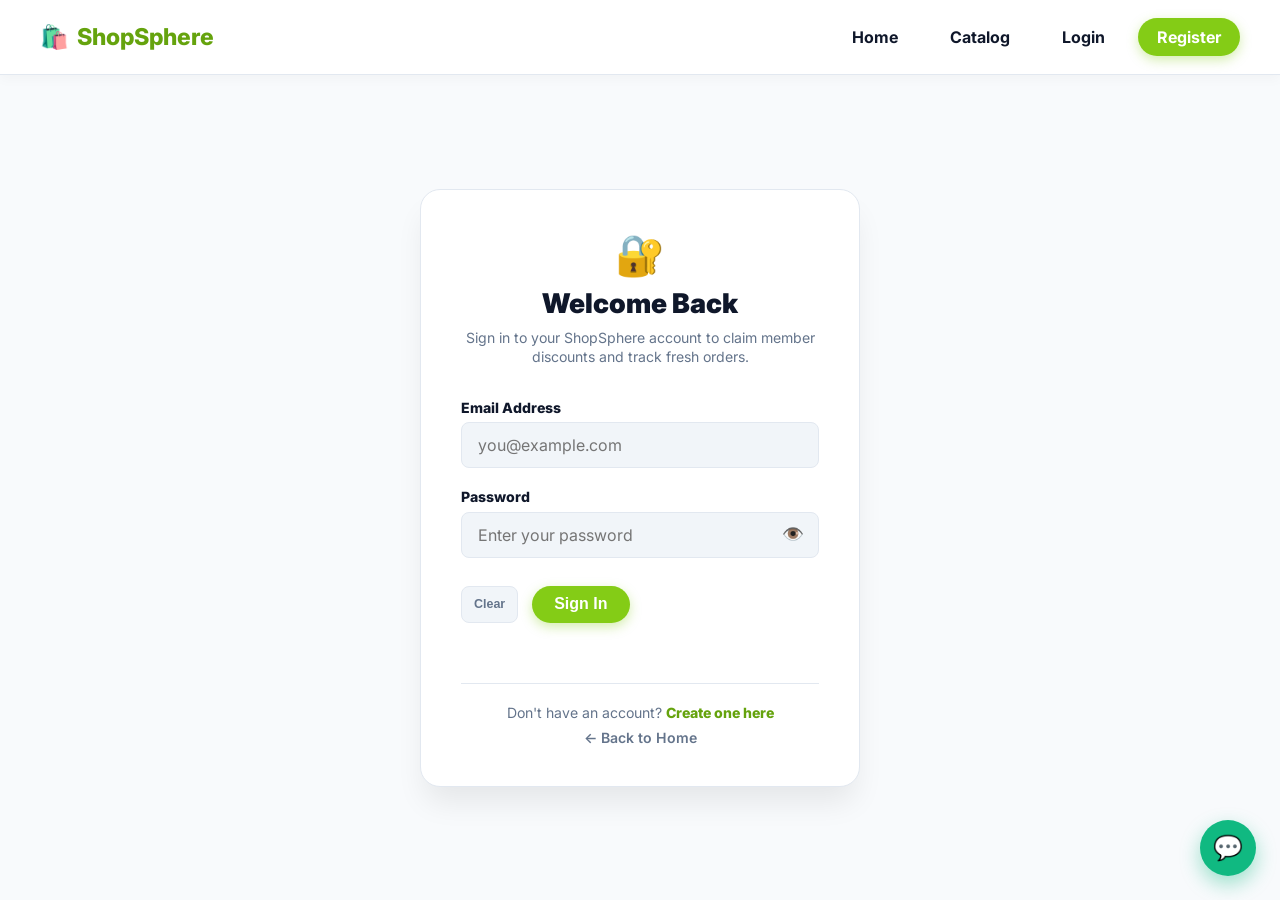
<file: ShopSphere/ShopSphere-Frontend/profile.html>
<!DOCTYPE html>
<html lang="en">
<head>
  <meta charset="UTF-8">
  <meta name="viewport" content="width=device-width, initial-scale=1.0">
  <title>ShopSphere - My Profile</title>
  <link rel="stylesheet" href="css/theme.css">
  <link rel="stylesheet" href="css/modals.css">
  <link rel="stylesheet" href="css/chatbot.css">
  <link rel="stylesheet" href="css/profile.css">
  <link rel="preconnect" href="https://fonts.googleapis.com">
  <link rel="preconnect" href="https://fonts.gstatic.com" crossorigin>
  <link href="https://fonts.googleapis.com/css2?family=Inter:wght@300;400;500;600;700;800&display=swap" rel="stylesheet">
</head>
<body>

  <header class="navbar"></header>

  <main class="page-shell">
    <section class="profile-card" aria-labelledby="profile-title">
      <div class="brand-block">
        <span class="auth-icon">👤</span>
        <h1 id="profile-title">My Profile</h1>
        <p class="intro">Manage your personal details and account security.</p>
      </div>

      <div class="profile-tabs">
        <button id="tabPersonal" class="tab-btn active" onclick="switchTab('personal')">Personal Details</button>
        <button id="tabSecurity" class="tab-btn" onclick="switchTab('security')">Security</button>
      </div>

      <div id="sectionPersonal" class="profile-section active">
        <form id="profileForm" class="auth-form" novalidate>
          <div class="form-row read-only">
            <label for="email">Email Address</label>
            <input type="email" id="email" name="email" readonly disabled>
          </div>

          <div class="form-row read-only">
            <label for="birthday">Birthday</label>
            <input type="date" id="birthday" name="birthday" readonly disabled>
          </div>

          <div class="form-row">
            <label for="name">Full Name</label>
            <input type="text" id="name" name="name" required>
            <span class="error-message" id="nameError"></span>
          </div>

          <div class="form-row">
            <label for="contact">Mobile Number</label>
            <input type="tel" id="contact" name="contact" required>
            <span class="error-message" id="contactError"></span>
          </div>

          <button type="submit" class="submit-button" id="btnUpdateProfile">Save Changes</button>
          <p class="success-message" id="profileSuccessMsg" role="status"></p>
          <p class="server-error-message" id="profileErrorMsg" role="alert"></p>
        </form>
      </div>

      <div id="sectionSecurity" class="profile-section" style="display: none;">
        <form id="passwordForm" class="auth-form" novalidate>
          <div class="form-row">
            <label for="currentPassword">Current Password</label>
            <div class="password-input-wrapper">
              <input type="password" id="currentPassword" name="currentPassword" required>
              <button type="button" class="toggle-password-btn" onclick="togglePasswordVisibility('currentPassword')">👁️</button>
            </div>
          </div>

          <div class="form-row">
            <label for="newPassword">New Password</label>
            <div class="password-input-wrapper">
              <input type="password" id="newPassword" name="newPassword" placeholder="At least 8 characters" required>
              <button type="button" class="toggle-password-btn" onclick="togglePasswordVisibility('newPassword')">👁️</button>
            </div>
            <span class="error-message" id="newPasswordError"></span>
          </div>

          <div class="form-row">
            <label for="confirmPassword">Confirm New Password</label>
            <div class="password-input-wrapper">
              <input type="password" id="confirmPassword" name="confirmPassword" required>
              <button type="button" class="toggle-password-btn" onclick="togglePasswordVisibility('confirmPassword')">👁️</button>
            </div>
            <span class="error-message" id="confirmPasswordError"></span>
          </div>

          <button type="submit" class="submit-button" id="btnUpdatePassword">Update Password</button>
          <p class="success-message" id="passwordSuccessMsg" role="status"></p>
          <p class="server-error-message" id="passwordErrorMsg" role="alert"></p>
        </form>
      </div>

    </section>
  </main>

  <script src="js/common.js"></script>
  <script src="js/profile.js"></script>
</body>
</html>
</file>
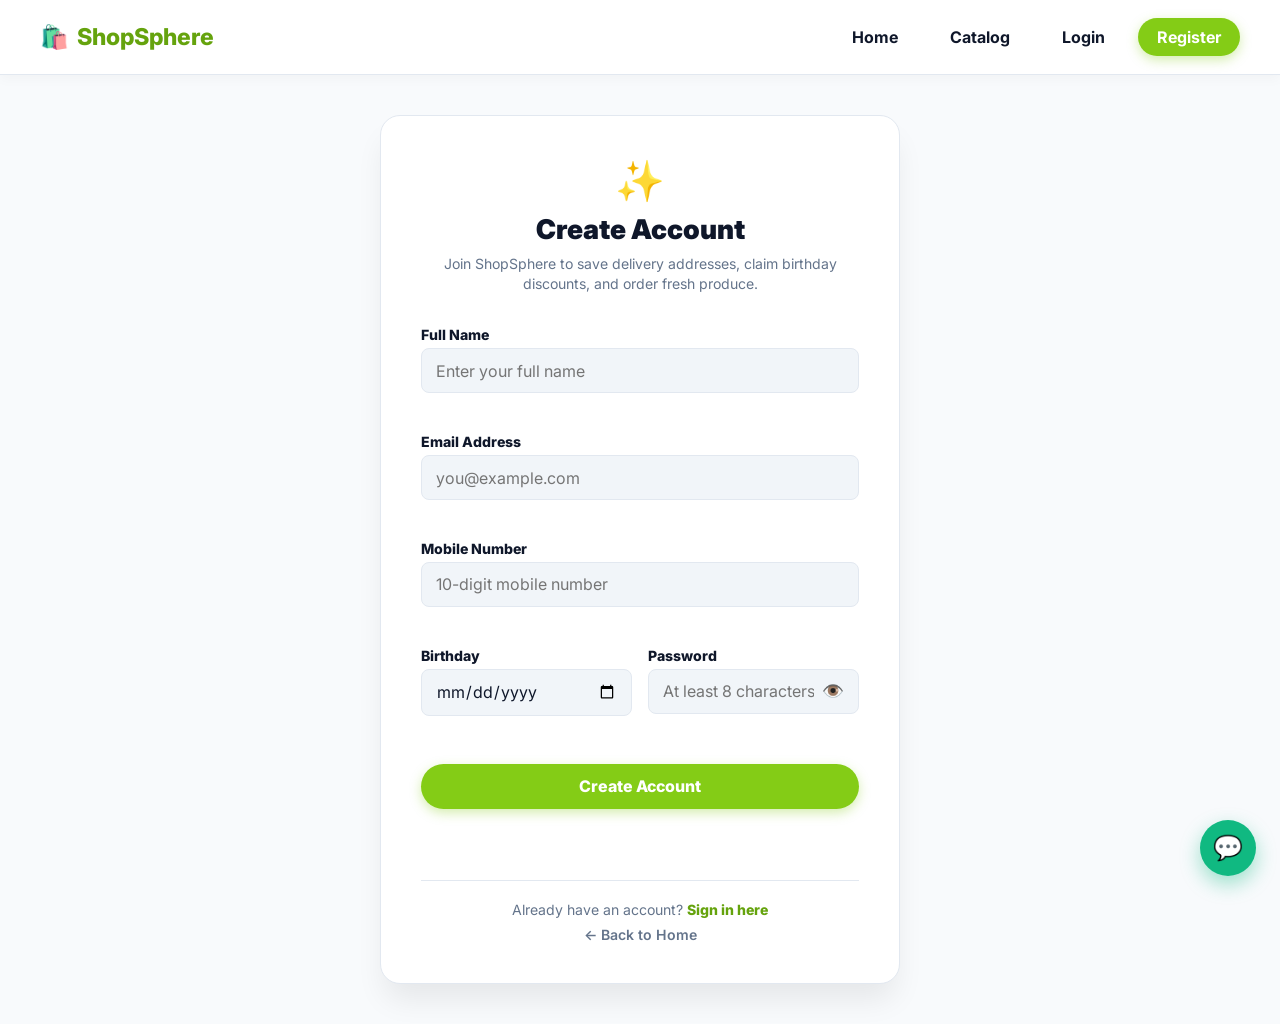
<file: ShopSphere/ShopSphere-Frontend/registration.html>
<!DOCTYPE html>
<html lang="en">
<head>
  <meta charset="UTF-8">
  <meta name="viewport" content="width=device-width, initial-scale=1.0">
  <title>ShopSphere - Create Account</title>
  <link rel="stylesheet" href="css/theme.css">
  <link rel="stylesheet" href="css/modals.css">
  <link rel="stylesheet" href="css/chatbot.css">
  <link rel="stylesheet" href="css/registration.css">
  <link rel="preconnect" href="https://fonts.googleapis.com">
  <link rel="preconnect" href="https://fonts.gstatic.com" crossorigin>
  <link href="https://fonts.googleapis.com/css2?family=Inter:wght@300;400;500;600;700;800&display=swap" rel="stylesheet">
</head>
<body>

  <header class="navbar"></header>

  <main class="page-shell">
    <section class="auth-card" aria-labelledby="registration-title">
      <div class="brand-block">
        <span class="auth-icon">✨</span>
        <h1 id="registration-title">Create Account</h1>
        <p class="intro">Join ShopSphere to save delivery addresses, claim birthday discounts, and order fresh produce.</p>
      </div>

      <form id="registrationForm" class="auth-form" novalidate>
        <div class="form-row">
          <label for="name">Full Name</label>
          <input type="text" id="name" name="name" placeholder="Enter your full name" autocomplete="name" required>
          <span class="error-message" id="nameError"></span>
        </div>

        <div class="form-row">
          <label for="email">Email Address</label>
          <input type="email" id="email" name="email" placeholder="you@example.com" autocomplete="email" required>
          <span class="error-message" id="emailError"></span>
        </div>

        <div class="form-row">
          <label for="contact">Mobile Number</label>
          <input type="tel" id="contact" name="contact" placeholder="10-digit mobile number" autocomplete="tel" required>
          <span class="error-message" id="contactError"></span>
        </div>

        <div class="form-grid">
          <div class="form-row">
            <label for="birthday">Birthday</label>
            <input type="date" id="birthday" name="birthday" autocomplete="bday" required>
            <span class="error-message" id="birthdayError"></span>
          </div>

          <div class="form-row">
            <label for="password">Password</label>
            <div class="password-input-wrapper">
              <input type="password" id="password" name="password" placeholder="At least 8 characters" autocomplete="new-password" required>
              <button type="button" id="toggleRegPassword" class="toggle-password-btn" title="Show password" aria-label="Toggle password visibility">👁️</button>
            </div>
            <span class="error-message" id="passwordError"></span>
          </div>
        </div>

        <button type="submit" class="submit-button">Create Account</button>
        <p class="success-message" id="successMessage" role="status"></p>
        <p class="server-error-message" id="serverError" role="alert"></p>

        <div class="auth-footer-links">
          <p>Already have an account? <a href="login.html">Sign in here</a></p>
          <p><a href="index.html" class="back-link">&larr; Back to Home</a></p>
        </div>
      </form>
    </section>
  </main>

  <script src="js/common.js"></script>
  <script src="js/registration.js"></script>
</body>
</html>
</file>
<file: AI outlast/.outlast-backup-20260910-202345/style.css>
/* ==========================================================================
   AI Outlast — Control Room
   Simple, light, low-color design. One accent (gold) used sparingly.
   ========================================================================== */

:root{
  --bg:#f6f4f0;
  --card:#ffffff;
  --card-2:#faf9f6;
  --border:#e7e4dc;
  --text:#2a2926;
  --text-dim:#8b877e;
  --text-faint:#b5b1a7;
  --gold:#b08a3e;
  --danger:#b5504f;
  --green:#6f8f5f;
  --avatar:#b7b3a9;
  --mono: ui-monospace, SFMono-Regular, "JetBrains Mono", Menlo, Consolas, monospace;
  --sans: -apple-system,BlinkMacSystemFont,"Segoe UI",Helvetica,Arial,sans-serif;
}

*{box-sizing:border-box;margin:0;padding:0;}

body{
  background:var(--bg);
  color:var(--text);
  font-family:var(--sans);
  padding:28px;
}

.hidden{display:none !important;}

.wrap{max-width:1240px;margin:0 auto;}

/* ---------------------------------------------------------------------- */
/* Header                                                                  */
/* ---------------------------------------------------------------------- */
header{
  display:flex;
  align-items:center;
  justify-content:space-between;
  padding-bottom:16px;
  margin-bottom:22px;
  border-bottom:1px solid var(--border);
  flex-wrap:wrap;
  gap:12px;
}
.brand{display:flex;align-items:center;gap:10px;}
.brand .mark{font-size:18px;}
.brand h1{font-size:15px;font-weight:700;letter-spacing:1px;}
.brand .tag{font-size:12px;color:var(--text-dim);font-family:var(--mono);}

.status-line{display:flex;align-items:center;gap:10px;font-size:12px;color:var(--text-dim);font-family:var(--mono);flex-wrap:wrap;}
.status-line .dot{width:6px;height:6px;border-radius:50%;background:var(--text-faint);display:inline-block;margin-right:6px;}
.status-line .dot.on{background:var(--green);}
.status-line .dot.paused{background:var(--gold);}
.status-line .dot.failed{background:var(--danger);}
.round-tag{background:var(--card-2);border:1px solid var(--border);padding:4px 10px;border-radius:6px;color:var(--text);}

.header-actions{display:flex;gap:8px;align-items:center;}
.icon-btn{
  background:var(--card);border:1px solid var(--border);color:var(--text-dim);
  font-family:var(--mono);font-size:11px;padding:6px 11px;border-radius:6px;cursor:pointer;
}
.icon-btn:hover{border-color:var(--gold);color:var(--text);}
.icon-btn.danger:hover{border-color:var(--danger);color:var(--danger);}

/* ---------------------------------------------------------------------- */
/* Section labels                                                          */
/* ---------------------------------------------------------------------- */
.section-label{
  font-family:var(--mono);
  font-size:12px;
  letter-spacing:2px;
  color:var(--text-dim);
  margin-bottom:12px;
  text-transform:uppercase;
}

/* ---------------------------------------------------------------------- */
/* Setup / Launch page                                                     */
/* ---------------------------------------------------------------------- */
.setup-card{
  background:var(--card);
  border:1px solid var(--border);
  border-radius:12px;
  padding:24px;
  margin-bottom:20px;
}
.field-grid{
  display:grid;
  grid-template-columns:repeat(3,1fr);
  gap:18px;
  margin-bottom:22px;
  padding-bottom:22px;
  border-bottom:1px solid var(--border);
}
.field label{
  display:block;
  font-family:var(--mono);
  font-size:11px;
  letter-spacing:1px;
  color:var(--text-dim);
  text-transform:uppercase;
  margin-bottom:8px;
}
.field select, .field input[type="text"]{
  width:100%;
  background:var(--card-2);
  border:1px solid var(--border);
  border-radius:7px;
  padding:9px 11px;
  font-size:13px;
  font-family:var(--sans);
  color:var(--text);
}
.field select:focus, .field input[type="text"]:focus{outline:none;border-color:var(--gold);}
.field.toggle-field{
  display:flex;align-items:center;justify-content:space-between;
  background:var(--card-2);border:1px solid var(--border);border-radius:7px;padding:9px 12px;
}
.field.toggle-field label{margin:0;}

.switch{position:relative;display:inline-block;width:36px;height:20px;flex-shrink:0;}
.switch input{opacity:0;width:0;height:0;}
.switch .slider{position:absolute;inset:0;background:var(--border);border-radius:20px;transition:.2s;cursor:pointer;}
.switch .slider::before{content:"";position:absolute;height:14px;width:14px;left:3px;top:3px;background:#fff;border-radius:50%;transition:.2s;}
.switch input:checked + .slider{background:var(--gold);}
.switch input:checked + .slider::before{transform:translateX(16px);}

.setup-tabs-header{display:flex;justify-content:space-between;align-items:center;margin-bottom:14px;}
.ghost-btn{
  background:var(--card);border:1px solid var(--border);color:var(--text-dim);
  font-family:var(--mono);font-size:11px;padding:7px 12px;border-radius:7px;cursor:pointer;
}
.ghost-btn:hover{border-color:var(--gold);color:var(--text);}

.contestant-grid{display:grid;grid-template-columns:repeat(2,1fr);gap:10px;margin-bottom:22px;}
.contestant-row{display:flex;align-items:center;gap:10px;background:var(--card-2);border:1px solid var(--border);border-radius:8px;padding:8px 10px;}
.contestant-row .idx{font-family:var(--mono);font-size:11px;color:var(--text-faint);width:16px;flex-shrink:0;}
.contestant-row input[type="text"]{flex:1;border:1px solid var(--border);background:var(--card);border-radius:6px;padding:7px 9px;font-size:13px;color:var(--text);}
.contestant-row input[type="text"]:focus{outline:none;border-color:var(--gold);}
.gender-toggle{display:flex;border:1px solid var(--border);border-radius:6px;overflow:hidden;flex-shrink:0;}
.gender-toggle button{background:var(--card);border:none;padding:7px 10px;font-size:11px;font-family:var(--mono);color:var(--text-dim);cursor:pointer;}
.gender-toggle button.sel{background:var(--gold);color:#fff;}

.launch-row{display:flex;justify-content:center;padding-top:6px;}
.launch-btn{
  background:var(--gold);color:#fff;border:none;font-family:var(--mono);font-size:13px;
  letter-spacing:1px;padding:13px 30px;border-radius:8px;cursor:pointer;
}
.launch-btn:hover{filter:brightness(1.08);}
.launch-btn:disabled{opacity:0.6;cursor:default;}
.setup-error{
  margin-top:12px;text-align:center;font-size:13px;color:var(--danger);
}

/* ---------------------------------------------------------------------- */
/* Host banner - full width, centered, scrolling recent lines              */
/* ---------------------------------------------------------------------- */
.host-banner{
  width:100%;
  background:var(--card);
  border:1px solid var(--border);
  border-top:2px solid var(--gold);
  border-radius:12px;
  padding:20px 24px;
  text-align:center;
  margin-bottom:20px;
}
.host-banner .who{
  font-family:var(--mono);font-size:11px;letter-spacing:2px;color:var(--gold);
  text-transform:uppercase;margin-bottom:10px;
}
#hostLines{max-height:190px;overflow-y:auto;scroll-behavior:smooth;}
.host-line{max-width:680px;margin:0 auto;font-size:15px;line-height:1.55;padding:2px 0;}
.host-line.past{color:var(--text-faint);font-size:13px;margin-top:6px;}
.host-line.danger{color:var(--danger);}
.host-line.placeholder{color:var(--text-faint);font-style:italic;font-size:13px;}

/* Processing / thinking indicator */
.thinking-indicator{
  margin-top:12px;font-family:var(--mono);font-size:11px;letter-spacing:1px;color:var(--text-faint);
  text-transform:uppercase;display:flex;align-items:center;justify-content:center;gap:8px;
}
.thinking-indicator .dot-flash{width:5px;height:5px;border-radius:50%;background:var(--gold);display:inline-block;animation:dot-flash 1.1s infinite ease-in-out;}
.thinking-indicator .dot-flash:nth-child(2){animation-delay:.18s;}
.thinking-indicator .dot-flash:nth-child(3){animation-delay:.36s;}
@keyframes dot-flash{0%,80%,100%{opacity:.2;transform:scale(.8);}40%{opacity:1;transform:scale(1);}}

.status-line .dot.syncing{animation:dot-flash 1s infinite ease-in-out;}

/* ---------------------------------------------------------------------- */
/* Cast grid ("Meet the Cast")                                             */
/* ---------------------------------------------------------------------- */
.cast-grid{display:grid;grid-template-columns:repeat(4,1fr);gap:16px;margin-bottom:24px;}
.cast-card{background:var(--card);border:1px solid var(--border);border-radius:12px;padding:16px;box-shadow:0 1px 2px rgba(0,0,0,0.03);}
.cast-card .top{display:flex;align-items:center;gap:10px;margin-bottom:10px;}
.cast-avatar, .captain-avatar{
  border-radius:50%;background:var(--avatar);color:#fff;
  display:flex;align-items:center;justify-content:center;font-weight:700;font-family:var(--mono);flex-shrink:0;
}
.cast-avatar{width:34px;height:34px;font-size:12px;}
.cast-name{font-size:14px;font-weight:700;}
.cast-archetype{font-family:var(--mono);font-size:10px;letter-spacing:1px;color:var(--text-dim);text-transform:uppercase;margin-top:2px;}
.cast-quote{font-size:13px;font-style:italic;color:var(--text);line-height:1.5;}

/* ---------------------------------------------------------------------- */
/* Captain choosing                                                        */
/* ---------------------------------------------------------------------- */
.captain-grid{display:grid;grid-template-columns:repeat(auto-fit, minmax(220px,1fr));gap:16px;margin-bottom:24px;}
.captain-card{background:var(--card);border:1px solid var(--border);border-top:2px solid var(--gold);border-radius:12px;padding:22px;text-align:center;}
.captain-card .crown{font-size:20px;margin-bottom:8px;}
.captain-avatar{width:52px;height:52px;font-size:16px;margin:0 auto 10px;}
.captain-name{font-size:16px;font-weight:700;}
.captain-role{font-family:var(--mono);font-size:11px;letter-spacing:1px;color:var(--gold);text-transform:uppercase;margin:4px 0 2px;}
.captain-team{font-size:12px;color:var(--text-dim);}

/* ---------------------------------------------------------------------- */
/* Draft pick board                                                        */
/* ---------------------------------------------------------------------- */
.pick-board{display:grid;grid-template-columns:repeat(auto-fit, minmax(280px,1fr));gap:16px;margin-bottom:24px;}
.pick-team{background:var(--card);border:1px solid var(--border);border-radius:12px;padding:14px;}
.pick-team .pick-team-head{font-size:13px;font-weight:700;margin-bottom:10px;display:flex;align-items:center;gap:8px;}
.pick-row{display:flex;align-items:center;gap:10px;padding:8px 11px;border:1px solid var(--border);border-radius:8px;background:var(--card-2);font-size:13px;margin-bottom:8px;}
.pick-row:last-child{margin-bottom:0;}
.pick-row .pick-num{font-family:var(--mono);font-size:11px;color:var(--text-faint);width:22px;flex-shrink:0;}
.pick-row .av{width:22px;height:22px;border-radius:50%;background:var(--card);border:1px solid var(--border);display:flex;align-items:center;justify-content:center;font-size:12px;flex-shrink:0;}
.pick-row .picked-name{font-weight:600;}
.pick-row .pick-note{color:var(--text-dim);font-size:12px;}

/* ---------------------------------------------------------------------- */
/* Stage: host-centered layout with one card per team                      */
/* ---------------------------------------------------------------------- */
.stage{display:flex;gap:16px;align-items:flex-start;flex-wrap:wrap;}
.card{
  flex:1;min-width:300px;background:var(--card);border:1px solid var(--border);
  border-radius:12px;display:flex;flex-direction:column;overflow:hidden;
}
.card-head{display:flex;align-items:center;justify-content:space-between;padding:12px 14px;border-bottom:1px solid var(--border);gap:8px;}
.card-head .who{display:flex;align-items:center;gap:8px;font-size:13px;font-weight:700;}
.card-head .avatar-tiny{width:22px;height:22px;border-radius:50%;background:var(--card-2);border:1px solid var(--border);display:flex;align-items:center;justify-content:center;font-size:12px;}
.phase-tag{
  font-family:var(--mono);display:flex;align-items:center;gap:6px;font-size:11px;color:var(--text-dim);
  background:var(--card-2);border:1px solid var(--border);padding:3px 8px;border-radius:20px;white-space:nowrap;
}
.phase-tag .pdot{width:6px;height:6px;border-radius:50%;background:var(--gold);}

.feed{padding:14px;display:flex;flex-direction:column;gap:10px;min-height:120px;max-height:460px;overflow-y:auto;}
.feed-empty{font-size:12px;color:var(--text-faint);font-style:italic;padding:6px 2px;}

.msg{display:flex;gap:9px;}
.msg .av{width:26px;height:26px;border-radius:50%;background:var(--card-2);border:1px solid var(--border);display:flex;align-items:center;justify-content:center;font-size:13px;flex-shrink:0;}
.msg .body{flex:1;min-width:0;}
.msg .sender{font-size:11px;font-weight:700;color:var(--text-dim);margin-bottom:3px;}
.msg .sender .sub{font-weight:400;color:var(--text-faint);margin-left:4px;}
.bubble{background:var(--card-2);border:1px solid var(--border);border-radius:8px;padding:8px 11px;font-size:13px;line-height:1.45;}
.msg.thought .bubble{font-style:italic;color:var(--text-dim);border-style:dashed;}
.msg.danger .bubble{border-color:rgba(181,80,79,0.4);color:var(--danger);font-weight:600;}

/* Secret / sealed message */
.secret{
  display:flex;align-items:center;gap:8px;background:transparent;border:1px dashed var(--border);
  border-radius:8px;padding:7px 11px;font-size:12px;color:var(--text-dim);cursor:pointer;
  max-width:fit-content;font-family:var(--mono);
}
.secret:hover{border-color:var(--gold);color:var(--text);}
.secret.revealed{color:var(--text);border-style:solid;background:var(--card-2);}
.secret .content{display:none;font-style:italic;font-family:var(--sans);}
.secret.revealed .content{display:inline;}
.secret.revealed .hint{display:none;}

/* Roster footer (team cards) */
.roster{display:flex;flex-wrap:wrap;gap:8px;padding:12px 14px;border-top:1px solid var(--border);background:var(--card-2);}
.chip{display:flex;align-items:center;gap:6px;background:var(--card);border:1px solid var(--border);border-radius:20px;padding:4px 10px 4px 4px;font-size:12px;}
.chip .av{width:20px;height:20px;border-radius:50%;background:var(--card-2);display:flex;align-items:center;justify-content:center;font-size:11px;}
.chip.captain{border-color:var(--gold);}
.chip .cap-star{font-size:10px;color:var(--gold);}
.chip.eliminated{opacity:0.45;text-decoration:line-through;}
.chip.immune{
  border-color:var(--gold);background:linear-gradient(135deg, rgba(176,138,62,0.16), rgba(176,138,62,0.05));
  font-weight:700;color:var(--text);
  animation:immune-glow 1.8s ease-in-out infinite;
}
.chip.immune .cap-star{color:var(--gold);}
.chip.immune .tag-mini{
  background:var(--gold);color:#fff;border-color:var(--gold);font-weight:700;letter-spacing:1px;
}
.immune-shield{font-size:14px;margin-left:2px;}
.chip.finalist-chip{border-color:var(--danger);box-shadow:0 0 0 2px rgba(181,80,79,0.16);}
@keyframes immune-glow{
  0%,100%{box-shadow:0 0 0 2px rgba(176,138,62,0.28), 0 2px 8px rgba(176,138,62,0.22);}
  50%{box-shadow:0 0 0 4px rgba(176,138,62,0.4), 0 4px 16px rgba(176,138,62,0.4);}
}

.arch-tag{font-size:11px;color:var(--text-dim);font-weight:400;margin-left:3px;}

/* Merge transition banner */
.merge-banner{
  text-align:center;padding:16px;margin-bottom:16px;border:1px dashed var(--gold);
  border-radius:12px;font-family:var(--mono);font-size:12px;letter-spacing:1px;color:var(--gold);
  text-transform:uppercase;background:var(--card-2);
}

/* ---------------------------------------------------------------------- */
/* Final Showdown: last two players + the jury verdict                     */
/* ---------------------------------------------------------------------- */
.final-showdown-banner{
  text-align:center;padding:24px 20px;margin-bottom:16px;border-radius:14px;
  background:linear-gradient(135deg, rgba(176,138,62,0.12), rgba(181,80,79,0.07));
  border:1px solid var(--gold);
  animation:final-pulse 2.4s ease-in-out infinite;
}
@keyframes final-pulse{
  0%,100%{box-shadow:0 0 0 0 rgba(176,138,62,0.22);}
  50%{box-shadow:0 0 0 10px rgba(176,138,62,0.05);}
}
.final-showdown-title{
  font-family:var(--mono);font-size:16px;letter-spacing:3px;color:var(--gold);font-weight:700;
  text-transform:uppercase;margin-bottom:4px;
}
.final-showdown-sub{font-size:12px;color:var(--text-dim);margin-bottom:18px;}
.finalists-row{display:flex;align-items:center;justify-content:center;gap:22px;flex-wrap:wrap;}
.finalist{display:flex;flex-direction:column;align-items:center;gap:6px;}
.finalist .av{
  width:48px;height:48px;border-radius:50%;background:var(--card);border:2px solid var(--gold);
  display:flex;align-items:center;justify-content:center;font-size:20px;
}
.finalist-name{font-size:15px;font-weight:700;}
.vs-mark{font-family:var(--mono);font-size:13px;letter-spacing:2px;color:var(--danger);font-weight:700;}

.jury-panel{margin-top:20px;padding-top:16px;border-top:1px dashed var(--border);}
.jury-panel-label{
  font-family:var(--mono);font-size:11px;letter-spacing:2px;color:var(--text-dim);
  text-transform:uppercase;margin-bottom:12px;text-align:center;
}
.jury-columns{display:flex;gap:16px;flex-wrap:wrap;text-align:left;}
.jury-columns .intrigue-section{flex:1;min-width:220px;padding:0;border-bottom:none;}
.jury-columns .intrigue-body{max-height:200px;}

/* ---------------------------------------------------------------------- */
/* Stage after merge: 2/3 messages + 1/3 intrigue panel                    */
/* ---------------------------------------------------------------------- */
.stage.merged .card{flex:2 1 0;min-width:320px;}
.stage.merged .intrigue-panel{flex:1 1 0;min-width:260px;}

/* Pre-merge tribal council: only the losing team's card stays visible,      */
/* paired with a vote-count panel — the winning team's card is display:none. */
.stage.tribal-mode .card:not(.hidden){flex:2 1 0;min-width:320px;}
.stage.tribal-mode .intrigue-panel{flex:1 1 0;min-width:260px;}
.intrigue-item.vote-leader{border-color:rgba(181,80,79,0.4);background:rgba(181,80,79,0.06);}

.intrigue-panel{
  background:var(--card);border:1px solid var(--border);border-radius:12px;
  display:flex;flex-direction:column;overflow:hidden;align-self:stretch;
}
.intrigue-head{
  padding:12px 14px;border-bottom:1px solid var(--border);font-size:13px;font-weight:700;
  display:flex;align-items:center;gap:8px;
}
.intrigue-section{padding:12px 14px;border-bottom:1px solid var(--border);}
.intrigue-section:last-child{border-bottom:none;}
.intrigue-label{
  font-family:var(--mono);font-size:10px;letter-spacing:1.5px;color:var(--text-dim);
  text-transform:uppercase;margin-bottom:9px;
}
.intrigue-body{display:flex;flex-direction:column;gap:8px;max-height:220px;overflow-y:auto;}
.intrigue-item{
  display:flex;align-items:center;gap:6px;font-size:12px;line-height:1.4;
  background:var(--card-2);border:1px solid var(--border);border-radius:8px;padding:7px 9px;flex-wrap:wrap;
}
.intrigue-item .av{width:20px;height:20px;border-radius:50%;background:var(--card);border:1px solid var(--border);display:flex;align-items:center;justify-content:center;font-size:11px;flex-shrink:0;}
.intrigue-item .pair-name{font-weight:600;}
.intrigue-item .link-icon{font-size:11px;color:var(--text-faint);}
.team-tag{
  font-family:var(--mono);font-size:9px;letter-spacing:.5px;color:var(--text-dim);
  background:var(--card);border:1px solid var(--border);border-radius:8px;padding:1px 6px;text-transform:uppercase;
}
.tag-mini{
  font-family:var(--mono);font-size:9px;letter-spacing:1px;text-transform:uppercase;
  padding:2px 6px;border-radius:10px;background:var(--card);border:1px solid var(--border);color:var(--text-dim);
}
.tag-mini.danger{color:var(--danger);border-color:rgba(181,80,79,0.4);}
.blindside-item{border-color:rgba(181,80,79,0.35);}

/* ---------------------------------------------------------------------- */
/* Winner modal                                                            */
/* ---------------------------------------------------------------------- */
.winner-modal{
  position:fixed;inset:0;z-index:1000;
  display:flex;align-items:center;justify-content:center;
  background:radial-gradient(circle at 50% 42%, rgba(176,138,62,0.30), rgba(42,41,38,0.72) 65%);
  animation:winner-bg-in .4s ease;
}
@keyframes winner-bg-in{from{opacity:0;}to{opacity:1;}}
.winner-card{
  position:relative;background:var(--card);border:1px solid var(--border);border-top:4px solid var(--gold);
  border-radius:16px;max-width:460px;width:90%;padding:42px 36px 36px;text-align:center;
  box-shadow:0 24px 70px rgba(0,0,0,0.32), 0 0 0 1px rgba(176,138,62,0.08);
  animation:winner-pop .55s cubic-bezier(.34,1.56,.64,1);
  overflow:hidden;
}
@keyframes winner-pop{from{opacity:0;transform:scale(.82) translateY(8px);}to{opacity:1;transform:scale(1) translateY(0);}}
.winner-card .rays{
  position:absolute;top:-120px;left:50%;width:520px;height:520px;transform:translateX(-50%);
  background:conic-gradient(from 0deg, rgba(176,138,62,0.14) 0deg, transparent 18deg, transparent 36deg, rgba(176,138,62,0.14) 40deg, transparent 58deg, transparent 76deg, rgba(176,138,62,0.14) 80deg, transparent 98deg, transparent 116deg, rgba(176,138,62,0.14) 120deg, transparent 138deg, transparent 156deg, rgba(176,138,62,0.14) 160deg, transparent 178deg, transparent 196deg, rgba(176,138,62,0.14) 200deg, transparent 218deg, transparent 236deg, rgba(176,138,62,0.14) 240deg, transparent 258deg, transparent 276deg, rgba(176,138,62,0.14) 280deg, transparent 298deg, transparent 316deg, rgba(176,138,62,0.14) 320deg, transparent 338deg, transparent 360deg);
  animation:rays-spin 18s linear infinite;pointer-events:none;
}
@keyframes rays-spin{from{transform:translateX(-50%) rotate(0deg);}to{transform:translateX(-50%) rotate(360deg);}}
.winner-card .trophy{position:relative;font-size:56px;margin-bottom:6px;animation:trophy-bounce 1.8s ease-in-out infinite;}
@keyframes trophy-bounce{0%,100%{transform:translateY(0);}50%{transform:translateY(-7px);}}
.winner-card .eyebrow{position:relative;font-family:var(--mono);font-size:11px;letter-spacing:3px;color:var(--gold);text-transform:uppercase;margin-bottom:6px;}
.winner-avatar{
  position:relative;width:70px;height:70px;border-radius:50%;margin:8px auto 12px;
  background:linear-gradient(160deg,var(--gold),#8f6f2f);color:#fff;font-family:var(--mono);
  font-weight:700;font-size:24px;display:flex;align-items:center;justify-content:center;
  box-shadow:0 0 0 6px rgba(176,138,62,0.14), 0 8px 20px rgba(176,138,62,0.35);
}
.winner-card .name{position:relative;font-size:28px;font-weight:800;margin-bottom:4px;letter-spacing:.3px;}
.winner-archetype{position:relative;font-family:var(--mono);font-size:11px;letter-spacing:1.5px;color:var(--text-dim);text-transform:uppercase;margin-bottom:14px;}
.winner-card p{position:relative;color:var(--text-dim);font-size:13px;line-height:1.5;margin-bottom:22px;}

/* ---------------------------------------------------------------------- */
/* Tech log drawer                                                         */
/* ---------------------------------------------------------------------- */
.tech-drawer{margin-top:20px;border:1px solid var(--border);border-radius:12px;background:var(--card);overflow:hidden;}
.tech-drawer-head{
  display:flex;align-items:center;justify-content:space-between;padding:10px 14px;
  font-family:var(--mono);font-size:11px;color:var(--text-dim);cursor:pointer;text-transform:uppercase;letter-spacing:1px;
}
.tech-drawer-body{
  max-height:220px;overflow-y:auto;padding:0 14px 12px;font-family:var(--mono);font-size:11px;color:var(--text-faint);
  display:none;border-top:1px solid var(--border);
}
.tech-drawer.open .tech-drawer-body{display:block;padding-top:10px;}
.tech-drawer-body div{padding:2px 0;white-space:pre-wrap;word-break:break-word;}

/* ---------------------------------------------------------------------- */
/* Misc                                                                     */
/* ---------------------------------------------------------------------- */
.empty-note{padding:14px;font-size:12px;color:var(--text-faint);font-style:italic;}

/* Scrollbars */
::-webkit-scrollbar{width:6px;height:6px;}
::-webkit-scrollbar-track{background:transparent;}
::-webkit-scrollbar-thumb{background:var(--border);border-radius:3px;}
::-webkit-scrollbar-thumb:hover{background:var(--text-faint);}

@media (max-width:900px){
  .cast-grid{grid-template-columns:repeat(2,1fr);}
  .field-grid{grid-template-columns:1fr;}
  .contestant-grid{grid-template-columns:1fr;}
}
</file>
<file: AI outlast/Outlast-Frontend/style.css>
@import url('https://fonts.googleapis.com/css2?family=Barlow+Condensed:wght@500;600;700;800&family=DM+Sans:wght@400;500;600;700&display=swap');

:root{color-scheme:dark;--bg:#08191e;--panel:#10272b;--panel-light:#183338;--line:#2c4547;--text:#f2f1e7;--muted:#a4b7b4;--amber:#ffb66c;--teal:#7bcec0;--danger:#ff9381;--display:'Barlow Condensed','Arial Narrow',Impact,sans-serif;--body:'DM Sans',system-ui,sans-serif}
*{box-sizing:border-box}body{margin:0;background:var(--bg);color:var(--text);font:16px/1.5 var(--body)}button,input,select{font:inherit}button,a,input,select,summary{ -webkit-tap-highlight-color:transparent}button{cursor:pointer}button:disabled{cursor:wait;opacity:.55}button,a,input,select,summary{outline-offset:5px}button:focus-visible,a:focus-visible,summary:focus-visible{outline:2px solid var(--amber)}a{color:inherit}h1,h2,h3,p{margin:0}h1,h2,h3{line-height:1.05;font-family:var(--display);font-weight:600}h2{font-size:30px}h3{font-size:23px}.hidden{display:none!important}.accent{color:var(--amber)}.muted,.empty{color:var(--muted)}.empty{font-size:14px;line-height:1.65}.eyebrow{font-size:12px;font-weight:700;letter-spacing:.15em}.masthead{max-width:1536px;min-height:100px;margin:auto;padding:22px 40px;display:flex;align-items:center;gap:28px;border-bottom:1px solid var(--line)}.brand{text-decoration:none;display:flex;gap:12px;align-items:center;font-family:var(--display);font-size:27px;font-weight:700;letter-spacing:.07em;line-height:1}.brand small{display:block;font:10px/1.7 var(--body);letter-spacing:.16em;color:var(--muted);margin-top:6px}.brand-mark{position:relative;font-family:var(--display);font-size:49px;line-height:1;color:var(--amber);transform:rotate(-8deg)}.brand-mark span{position:absolute;left:11px;right:9px;top:21px;height:3px;background:var(--amber);transform:rotate(-30deg)}.header-location{font-size:12px;letter-spacing:.14em;margin-left:auto;text-align:right}.header-location span{display:block;margin-top:4px;color:var(--muted);font-size:10px}.button{display:inline-flex;justify-content:center;align-items:center;gap:18px;border:1px solid var(--line);background:var(--panel);color:var(--text);padding:11px 18px;border-radius:5px;font-weight:700;font-size:14px;min-height:44px;transition:background .2s,transform .2s}.button:hover{background:var(--panel-light)}.button.primary{background:var(--amber);color:#1c251f;border-color:var(--amber)}.button.primary:hover{background:#ffca91;transform:translateY(-1px)}.button.quiet{background:transparent;color:var(--muted)}.text-button{background:none;border:0;color:var(--amber);padding:6px 0;font-size:14px}.text-button:hover{text-decoration:underline}main{max-width:1536px;margin:auto;padding:28px 40px 44px}.setup-layout{display:grid;grid-template-columns:minmax(0,1.2fr) minmax(380px,.85fr);gap:26px;min-height:720px}.arrival-scene,.island-scene{position:relative;isolation:isolate;overflow:hidden;background:#153336 url('assets/island.jpg') center/cover;border:1px solid var(--line);border-radius:8px}.arrival-scene:before,.island-scene:before{content:'';position:absolute;inset:0;z-index:-1;background:linear-gradient(180deg,rgba(6,20,23,.18) 10%,rgba(6,20,23,.12) 30%,rgba(6,20,23,.92) 100%)}.arrival-scene{display:flex;flex-direction:column;justify-content:space-between;background-position:58% center}.scene-top{padding:26px 30px;display:flex;justify-content:space-between;align-items:center;gap:16px}.scene-top>.eyebrow{text-shadow:0 1px 8px #000}.edition{font-family:var(--display);font-size:24px;opacity:.8}.arrival-copy{padding:40px 36px 42px}.arrival-copy h1{font-size:clamp(46px,4.3vw,72px);margin:16px 0 20px;letter-spacing:-.025em}.arrival-copy>p{color:#d2ded6;max-width:390px;font-size:16px}.premise{display:flex;align-items:center;flex-wrap:wrap;gap:12px;margin-top:32px;font-size:12px;color:#bccfc7}.premise i{width:3px;height:3px;background:var(--amber);border-radius:50%}.cast-setup{background:var(--panel);border:1px solid var(--line);border-radius:8px;padding:30px}.section-heading{display:flex;align-items:center;justify-content:space-between;gap:16px;margin-bottom:24px}.section-heading h2{margin-top:9px}.count-badge{font-family:var(--display);font-size:44px;color:var(--amber);line-height:1}.setup-fields{display:grid;grid-template-columns:1fr 1fr;gap:14px}.setup-fields label{font-size:14px;color:var(--muted)}select{width:100%;border:1px solid var(--line);border-radius:5px;background:#0c2025;color:var(--text);min-height:46px;padding:10px;margin-top:7px}.cast-label{display:flex;align-items:center;justify-content:space-between;gap:12px;margin:22px 0 10px}.cast-label>span{font-size:12px;color:var(--muted);letter-spacing:.1em}.contestant-grid{display:grid;gap:7px;max-height:360px;overflow:auto;padding-right:3px}.contestant-row{display:grid;grid-template-columns:30px minmax(0,1fr) 94px;gap:8px;align-items:center}.contestant-row .idx{font-family:var(--display);font-size:19px;color:var(--muted)}.contestant-row input{background:#0c2025;border:1px solid var(--line);border-radius:4px;color:var(--text);padding:8px 12px;width:100%;min-height:42px;font-size:14px}.contestant-row select{margin:0;min-height:42px;padding:8px;font-size:14px}.step-option{display:flex;gap:12px;align-items:center;margin:24px 0}.step-option input{width:19px;height:19px;accent-color:var(--amber);flex-shrink:0}.step-option strong{display:block;font-size:14px;font-weight:500}.step-option small{display:block;color:var(--muted);font-size:12px;margin-top:3px}.launch{width:100%;justify-content:space-between;font-size:16px;min-height:51px}.setup-note{font-size:12px;color:var(--muted);text-align:center;margin-top:12px}.error{padding:12px;color:var(--danger);background:#422e29;border-radius:5px;margin-bottom:15px;font-size:14px}
.game-hud{display:flex;gap:25px;align-items:center;padding:0 0 24px}.round-display{display:flex;align-items:center;gap:12px}.round-display>.eyebrow{color:var(--muted)}.round-display strong{font:600 46px/1 var(--display)}.hud-divider{height:36px;width:1px;background:var(--line)}.hud-fact{display:flex;gap:8px;align-items:baseline}.hud-fact strong{font:600 28px/1 var(--display)}.hud-fact span{font-size:14px;color:var(--muted)}.playback{margin-left:auto;display:flex;align-items:center;gap:18px}.playback>span{font-size:14px;color:var(--muted)}.phase-track{display:grid;grid-template-columns:repeat(5,1fr);padding:0;margin:0 0 24px;list-style:none;border-bottom:1px solid var(--line);gap:18px}.phase-track li{font-size:14px;color:var(--muted);border-bottom:2px solid transparent;padding:0 0 14px}.phase-track li span{font-size:12px;margin-right:10px;opacity:.6}.phase-track li.active{color:var(--amber);border-color:var(--amber)}.phase-track li.active span{opacity:1}.island-layout{display:grid;grid-template-columns:minmax(0,1fr) 305px;gap:24px}.main-stage{min-width:0}.island-scene{min-height:300px;display:flex;flex-direction:column;justify-content:space-between;transition:filter .5s}.location-badge{font-size:12px;letter-spacing:.1em;color:#edeee4;border:1px solid #9db4a16b;padding:7px 10px;background:#0a20236b;border-radius:3px;backdrop-filter:blur(8px)}.scene-weather{font-size:12px;color:#d3e2d8;text-shadow:0 1px 5px #000}.scene-copy{padding:28px 30px 30px;max-width:85%}.scene-copy h1{font-size:clamp(36px,3.7vw,55px);margin:8px 0 10px;letter-spacing:-.01em}.scene-copy p{font-size:14px;color:#d4ded8;max-width:620px}.scene-index{position:absolute;right:25px;bottom:12px;font:500 115px/1 var(--display);color:#e8d9b421;pointer-events:none}.island-scene.council{filter:sepia(.15)}.host-bar{display:flex;gap:16px;align-items:flex-start;padding:20px 22px;background:var(--panel);border:1px solid var(--line);border-radius:6px;margin-top:12px}.host-emblem{display:grid;place-items:center;border:1px solid #86623d;color:var(--amber);width:37px;height:42px;border-radius:4px;font:600 24px var(--display);flex-shrink:0}.host-bar p{font-size:16px;line-height:1.6;margin-top:4px}.tribes-section,.story-section{margin-top:28px}.section-heading.compact{margin-bottom:15px;gap:12px;flex-wrap:wrap}.compact h2{font-size:24px;margin:0}.compact>.muted{font-size:12px}.tribe{margin-top:17px}.tribe-heading{display:flex;align-items:center;gap:10px;margin-bottom:11px}.tribe-swatch{width:16px;height:5px;border-radius:1px;background:var(--tribe-color)}.tribe-heading h3{font-family:var(--body);font-size:14px;font-weight:600}.tribe-heading .tribe-count{font-size:12px;color:var(--muted);margin-left:auto}.player-grid{display:grid;grid-template-columns:repeat(auto-fit,minmax(118px,1fr));gap:10px}.player-card{position:relative;min-width:0;text-align:left;border:1px solid var(--line);border-top:2px solid var(--tribe-color,var(--teal));border-radius:5px;background:linear-gradient(145deg,#19343a,#10272b);color:var(--text);padding:13px 12px;transition:transform .2s,background .2s}.player-card:hover{transform:translateY(-3px);background:#254449}.player-card.selected{outline:2px solid var(--amber);outline-offset:2px}.player-card.out{filter:grayscale(1);opacity:.5}.player-avatar{display:grid;place-items:center;width:47px;height:47px;border-radius:50%;background:#ffffff08;border:1px solid #ffffff26;color:var(--tribe-color,var(--teal));font:600 22px var(--display);margin-bottom:13px}.player-card .player-name{display:block;font-weight:600;font-size:14px;overflow-wrap:anywhere}.player-card .player-archetype{display:block;font-size:12px;color:var(--muted);margin-top:3px;line-height:1.35}.player-badge{position:absolute;top:10px;right:8px;color:var(--amber);font-size:12px;max-width:62px;text-align:right}.player-card.immune{border-color:var(--amber);box-shadow:inset 0 0 22px #ffb66c0c}.island-sidebar{display:flex;flex-direction:column;gap:20px;min-width:0}.profile-panel,.journal-panel{background:var(--panel);border:1px solid var(--line);border-radius:7px;padding:23px}.profile-panel>h2{margin:14px 0}.profile-header{display:flex;gap:14px;align-items:center;margin-bottom:20px}.profile-header .player-avatar{width:57px;height:57px;flex-shrink:0;margin:0;font-size:27px}.profile-header h2{font-size:30px;overflow-wrap:anywhere}.profile-header p{font-size:12px;color:var(--muted);margin-top:5px}.profile-status{font-size:12px;color:var(--teal);margin-top:6px}.profile-intro{color:#d2ded8;font-size:14px;font-style:italic;border-left:2px solid var(--amber);padding-left:12px;margin-bottom:24px;line-height:1.7}.profile-subheading{font-size:12px;color:var(--muted);letter-spacing:.12em;margin:23px 0 13px}.stat-row{display:grid;grid-template-columns:1fr auto;gap:5px;margin:12px 0;font-size:12px}.stat-row>strong{font-weight:500;color:var(--amber)}.stat-bar{grid-column:1/-1;height:4px;border-radius:4px;background:#2e4547;overflow:hidden}.stat-bar>span{display:block;height:100%;background:var(--amber);border-radius:4px}.relation{padding:10px 0;border-bottom:1px solid var(--line);font-size:12px}.relation:last-child{border:0}.relation-top{display:flex;justify-content:space-between;gap:8px}.relation-name{font-size:14px}.relation-note{color:var(--muted);line-height:1.5;margin-top:5px}.relation-label{color:var(--teal);font-size:10px;letter-spacing:.05em;align-self:center}.relation-label.broken{color:var(--danger)}.trust-meter{height:3px;background:var(--line);margin-top:8px;border-radius:3px}.trust-meter>span{height:100%;display:block;background:var(--teal)}.private-summary{font-size:14px;color:var(--muted);margin-top:20px;border-top:1px solid var(--line);padding-top:15px}.private-summary summary{cursor:pointer;color:var(--amber)}.private-summary p{margin-top:12px;line-height:1.7}.history-item{display:flex;gap:10px;padding:12px 0;border-bottom:1px solid var(--line);font-size:14px}.history-item:last-child{border:0}.history-item small{display:block;font-size:12px;color:var(--muted);margin-top:3px}.history-number{font-family:var(--display);font-size:24px;color:var(--danger);line-height:1.2}.story-feed{max-height:440px;overflow-y:auto;scroll-behavior:smooth;border:1px solid var(--line);border-radius:6px;background:#0b2025;padding:8px 22px}.story-feed>.empty{padding:20px 0}.story-event{display:flex;gap:14px;padding:18px 0;border-bottom:1px solid var(--line);animation:enter .4s ease both}.story-event:last-child{border:0}.event-marker{width:31px;height:31px;border:1px solid var(--line);border-radius:50%;display:grid;place-items:center;flex-shrink:0;color:var(--teal);font:600 15px var(--display)}.event-body{min-width:0;flex:1}.event-heading{display:flex;justify-content:space-between;align-items:baseline;gap:12px;margin-bottom:5px}.event-heading strong{font-size:14px;font-weight:600}.event-heading small{font-size:10px;letter-spacing:.05em;color:var(--muted);white-space:nowrap}.event-body p{font-size:14px;line-height:1.65;color:#d4dfd9;overflow-wrap:anywhere}.story-event.danger .event-marker{color:var(--danger);border-color:#8f5043}.story-event.danger .event-heading strong{color:var(--danger)}.story-event.host .event-marker{color:var(--amber)}.secret-message summary{cursor:pointer;font-size:14px;color:var(--teal);padding:7px 0}.secret-message p{margin-top:5px;padding:10px 13px;background:var(--panel);border-radius:4px}.connection-notice{padding:12px 16px;border:1px solid #8e704a;background:#312a20;border-radius:5px;margin-bottom:20px;font-size:14px;color:#f1ce9d}.tech-drawer{margin-top:30px;border-top:1px solid var(--line);color:var(--muted);font-size:12px}.tech-drawer>summary{cursor:pointer;padding:16px 0}.tech-drawer>summary span{float:right}.tech-drawer pre{max-height:300px;overflow:auto;white-space:pre-wrap;overflow-wrap:anywhere;font-size:12px;line-height:1.6}.winner-modal{max-width:500px;width:calc(100% - 32px);border:1px solid #9a7545;border-radius:12px;background:linear-gradient(155deg,#1e3b3b,#0c2025);color:var(--text);padding:0;box-shadow:0 30px 150px #000a}.winner-modal::backdrop{background:#041014ce;backdrop-filter:blur(8px)}.winner-content{text-align:center;padding:35px 30px}.winner-laurel{font-size:62px;color:var(--amber);line-height:1.3}.winner-content h2{font-size:53px}.winner-initials{margin:22px auto 15px;width:82px;height:82px;border:2px solid var(--amber);border-radius:50%;display:grid;place-items:center;font:600 35px var(--display);color:var(--amber);box-shadow:0 0 0 9px #ffb66c0a}.winner-content h3{font-size:37px}.winner-content>p{font-size:14px;line-height:1.8;margin-top:13px;color:var(--muted)}.winner-content>p.accent{color:var(--amber);margin-top:6px}.winner-content>.button{width:100%;margin-top:22px}.winner-content>.text-button{margin-top:12px}.winner-tally{display:flex;gap:10px;justify-content:center;flex-wrap:wrap;font-size:14px;margin-top:20px}.winner-tally span{padding:8px 12px;background:#ffffff08;border-radius:4px}.winner-tally strong{color:var(--amber);margin-left:8px}::-webkit-scrollbar{width:5px;height:5px}::-webkit-scrollbar-thumb{background:#42615f;border-radius:5px}::-webkit-scrollbar-track{background:transparent}@keyframes enter{from{opacity:0;transform:translateY(7px)}to{opacity:1;transform:translateY(0)}}
@media(min-width:1500px){.island-scene{min-height:345px}.island-layout{grid-template-columns:minmax(0,1fr) 335px}}
@media(max-width:1050px){.masthead{padding:20px 24px}main{padding:24px}.setup-layout{grid-template-columns:1fr 1fr;gap:20px}.cast-setup{padding:23px}.arrival-copy{padding:26px}.island-layout{grid-template-columns:minmax(0,1fr) 265px;gap:18px}.profile-panel,.journal-panel{padding:18px}.game-hud{gap:16px}.hud-fact{gap:5px}.scene-copy{max-width:95%}.playback{gap:10px}}
@media(max-width:800px){.header-location{display:none}.masthead .button{margin-left:auto}.setup-layout{grid-template-columns:1fr}.arrival-scene{min-height:340px;background-position:center 45%}.arrival-copy h1{font-size:45px}.arrival-copy{padding-top:35px}.premise{margin-top:18px}.cast-setup{padding:24px}.contestant-grid{max-height:none}.island-layout{grid-template-columns:1fr}.island-sidebar{display:grid;grid-template-columns:1fr 1fr;align-items:start}.game-hud{flex-wrap:wrap}.playback{flex:1;justify-content:flex-end}.playback>span{font-size:12px}.phase-track{gap:10px}.phase-track li{font-size:12px}.phase-track li span{display:block;margin-bottom:4px}.island-scene{min-height:290px}.profile-panel{scroll-margin-top:20px}}
@media(max-width:480px){main{padding:17px 15px 30px}.masthead{padding:15px;min-height:78px}.brand{font-size:24px}.brand-mark{font-size:42px}.brand small{font-size:9px}.masthead .button{font-size:12px;padding:8px 10px}.scene-top{padding:20px}.scene-weather{display:none}.scene-copy{padding:24px 20px}.scene-copy h1{font-size:37px}.arrival-copy{padding:24px}.arrival-copy h1{font-size:40px}.cast-setup{padding:20px}.section-heading h2{font-size:29px}.island-sidebar{grid-template-columns:1fr}.game-hud{gap:13px}.playback{flex-basis:100%;justify-content:space-between}.player-grid{grid-template-columns:repeat(2,minmax(0,1fr))}.host-bar{padding:15px}.host-bar p{font-size:14px}.story-feed{padding:5px 15px}.event-heading{flex-wrap:wrap;gap:3px}.scene-index{font-size:90px}.contestant-row{grid-template-columns:24px minmax(0,1fr) 88px}.winner-content h2{font-size:45px}}
@media(prefers-reduced-motion:reduce){*,*:before,*:after{animation:none!important;transition:none!important;scroll-behavior:auto!important}}


/* Light island theme. Scene artwork retains its own high-contrast overlay. */
:root{color-scheme:light;--bg:#eef4f5;--panel:#ffffff;--panel-light:#e7f0f1;--line:#cfdddf;--text:#173238;--muted:#50666b;--amber:#9b4d17;--teal:#14766e;--danger:#b43a2c}
.masthead{background:var(--bg)}
.cast-setup,.host-bar,.profile-panel,.journal-panel{box-shadow:0 4px 18px #17323806}
select,.contestant-row input{background:#f7fafb;color:var(--text)}
.button.primary{background:#f0ae62;color:#243026;border-color:#e2a15a}
.button.primary:hover{background:#f8be7a}
.arrival-scene,.island-scene{color:#fff9ee;--amber:#ffc080}
.arrival-copy>p,.scene-copy p{color:#e2ebe5}
.player-card{background:linear-gradient(145deg,#fff,#edf4f5);box-shadow:0 2px 7px #17323805}
.player-card:hover{background:#e2eeef}
.player-avatar{background:#e9f2f1;border-color:#b9cece}
.player-card.immune{box-shadow:inset 0 0 22px #d9952c12}
.profile-intro{color:#38545a}
.stat-bar{background:#dce7e8}
.host-emblem{border-color:#d9b58a;background:#fff7eb}
.story-feed{background:#fff}
.event-body p{color:#38545a}
.error{background:#fff0ec;color:var(--danger)}
.connection-notice{border-color:#d8b275;background:#fff6e6;color:#785018}
.winner-modal{background:linear-gradient(155deg,#fff,#edf5f3);border-color:#cbab7c;box-shadow:0 30px 120px #17323850}
.winner-modal::backdrop{background:#17323880}
.winner-tally span{background:#e2eeec}
.winner-initials{box-shadow:0 0 0 9px #c38b2e10}
::-webkit-scrollbar-thumb{background:#a9bec0}


/* The game feed is the main surface; cast and profiles stay in the sidebar. */
.watching .masthead{min-height:64px;padding-top:10px;padding-bottom:10px}
.watching .brand{font-size:23px}.watching .brand-mark{font-size:35px}.watching .brand small{display:none}
.watching main{padding-top:0}
.game-hud{position:sticky;top:0;z-index:20;background:var(--bg);border-bottom:1px solid var(--line);padding:12px 0;min-height:72px}
.round-display strong{font-size:32px}.hud-fact strong{font-size:24px}
.phase-track{margin:12px 0;gap:12px}.phase-track li{padding-bottom:8px}
.island-layout{grid-template-columns:minmax(0,1fr) 310px;gap:20px;align-items:start}
.main-stage{display:flex;flex-direction:column;min-width:0}
.island-scene{min-height:0!important;background-image:none;border:0;border-radius:0;background:transparent;color:var(--text);--amber:#9b4d17;display:block}
.island-scene:before,.island-scene .scene-top,.scene-index{display:none}
.scene-copy{max-width:none;padding:4px 0 12px}
.scene-copy h1{font-size:27px;margin:3px 0 5px}.scene-copy p{color:var(--muted);font-size:14px;line-height:1.4}
.scene-copy>.eyebrow{font-size:11px}
.story-section{margin-top:0;scroll-margin-top:86px}
.story-section>.section-heading{margin-bottom:10px}
.story-feed{height:calc(100dvh - 300px);min-height:300px;max-height:none;overscroll-behavior:contain;scroll-behavior:auto;padding:0 20px}
.story-event{padding:14px 0}.story-event:first-child{border-left:3px solid var(--teal);padding-left:13px;margin-left:-13px;background:linear-gradient(90deg,#edf7f4,transparent)}
.event-body p{font-size:16px}.event-heading small{font-size:11px}
.whisper-recipient{font-size:12px;font-weight:600;color:var(--teal);display:block;margin-top:4px}
.secret-message p{display:block;margin-top:5px;background:#edf7f4;color:var(--text);border-left:2px solid var(--teal)}
.island-sidebar{max-height:calc(100dvh - 155px);overflow-y:auto;position:sticky;top:86px;gap:16px;padding:2px 4px 8px}
.island-sidebar .tribes-section{margin-top:0;padding:16px;background:var(--panel);border:1px solid var(--line);border-radius:6px}
.island-sidebar .compact h2{font-size:23px}.island-sidebar .compact>.muted{font-size:12px}
.island-sidebar .player-grid{grid-template-columns:1fr;gap:5px}
.island-sidebar .player-card{padding:8px 9px 8px 43px;min-height:52px;border-top:1px solid var(--line);border-left:3px solid var(--tribe-color);box-shadow:none;background:var(--panel)}
.island-sidebar .player-avatar{position:absolute;left:7px;top:10px;width:28px;height:28px;margin:0;font-size:15px}
.island-sidebar .player-card .player-name{padding-right:46px;font-size:14px}
.island-sidebar .player-card .player-archetype{font-size:11px;line-height:1.3}
.island-sidebar .player-badge{font-size:10px;top:9px;right:5px}
.island-sidebar .profile-header .player-avatar{position:static;width:45px;height:45px;font-size:22px}
.profile-panel,.journal-panel{padding:16px}.profile-header{margin-bottom:13px}.profile-header h2{font-size:26px}.profile-intro{margin-bottom:16px}
.profile-subheading{margin-top:17px}.tribe{margin-top:12px}
#resumeBtn.ready{animation:next-scene-pulse 1.8s ease-in-out infinite;border-color:#a55f15}
@keyframes next-scene-pulse{0%,100%{box-shadow:0 0 0 0 #db961d00;filter:brightness(1)}50%{box-shadow:0 0 0 5px #db961d30;filter:brightness(1.08)}}
@media(max-width:800px){.island-layout{grid-template-columns:minmax(0,1fr) 235px;gap:12px}.island-sidebar{display:flex}.playback{flex:1}.playback>span{max-width:180px}.game-hud{gap:10px}.story-feed{height:calc(100dvh - 320px)}.island-sidebar .tribes-section{padding:10px}}
@media(max-width:600px){.island-layout{grid-template-columns:1fr}.game-hud{min-height:108px}.story-section{scroll-margin-top:120px}.playback{flex-basis:100%;justify-content:space-between}.phase-track li{font-size:11px}.phase-track li span{display:none}.scene-copy h1{font-size:24px}.scene-copy p{font-size:12px}.story-feed{height:calc(100dvh - 330px);min-height:280px}.island-sidebar{position:static;max-height:none;display:grid;grid-template-columns:1fr}.island-sidebar .player-grid{grid-template-columns:repeat(2,minmax(0,1fr))}.island-sidebar .player-card .player-name{padding-right:0}.island-sidebar .player-badge{position:static;display:block;text-align:left}.event-body p{font-size:14px}}
@media(prefers-reduced-motion:reduce){#resumeBtn.ready{animation:none;box-shadow:0 0 0 3px #db961d40}}

/* Keep scene advancement beside the events it controls. */
.story-section>.section-heading{position:sticky;top:72px;z-index:10;background:var(--bg);padding:8px 0;margin-bottom:0;min-height:60px}
.story-section>.section-heading #resumeBtn{margin-left:auto}
.story-section>.section-heading #newEventsBtn{flex-basis:100%;text-align:left}
@media(max-width:600px){.story-section>.section-heading{top:108px}}

/* Compact cast above camp; social strategy stays beside the action. */
.main-stage>.tribes-section{margin:0 0 12px;padding:10px 12px;background:var(--panel);border:1px solid var(--line);border-radius:6px}
.main-stage>.tribes-section .section-heading{margin-bottom:6px}
.main-stage>.tribes-section h2{font-size:16px}
.main-stage #tribesBoard{display:flex;gap:16px;overflow-x:auto;padding-bottom:4px}
.main-stage .tribe{margin:0;flex:1 0 210px;min-width:0}
.main-stage .tribe-heading{margin-bottom:5px;gap:6px}
.main-stage .tribe-heading h3{font-size:12px}
.main-stage .tribe-count{font-size:10px}
.main-stage .player-grid{display:flex;gap:5px;overflow-x:auto;padding:2px}
.main-stage .player-card{position:relative;flex:0 0 112px;min-height:46px;height:46px;padding:5px 5px 5px 35px;border-top:1px solid var(--line);border-left:3px solid var(--tribe-color);text-align:left;box-shadow:none}
.main-stage .player-avatar{position:absolute;left:5px;top:9px;width:25px;height:25px;margin:0;font-size:12px}
.main-stage .player-name{display:block;font-size:12px;white-space:nowrap;overflow:hidden;text-overflow:ellipsis}
.main-stage .player-archetype{display:none}
.main-stage .player-badge{position:static;display:block;font-size:9px;line-height:12px;text-align:left}
.main-stage .player-card.selected{outline:2px solid var(--tribe-color);outline-offset:-2px}
.scene-copy h1{font-size:23px}.scene-copy p{font-size:12px}.scene-copy{padding-bottom:8px}
.social-panel{padding:16px;background:var(--panel);border:1px solid var(--line);border-radius:6px}
.social-panel>h2{font-size:25px;margin:6px 0 16px}
.social-subtitle{font:600 13px var(--body);margin:15px 0 8px}
.social-hint{font-size:11px;color:var(--muted);margin-bottom:8px}
.social-bond{border-left:3px solid var(--teal);background:#edf5f3;padding:8px 10px;margin:6px 0;border-radius:3px}
.social-bond.proposed{border-color:var(--amber);background:#faf3e9}.social-bond.broken{border-color:var(--danger);background:#fbefeb}
.social-bond strong,.social-bond span{display:block;font-size:12px;overflow-wrap:anywhere}.social-bond span{font-size:11px;color:var(--muted);margin-top:3px}
#socialBonds{max-height:230px;overflow-y:auto}#socialMoves{max-height:340px;overflow-y:auto}
.social-move{padding:11px 0;border-top:1px solid var(--line);overflow-wrap:anywhere}.social-move>.eyebrow{font-size:9px;color:var(--teal)}.social-move.deceptive>.eyebrow{color:var(--danger)}.social-move>strong{display:block;font-size:12px;margin-top:5px}.social-move>p{font-size:12px;line-height:1.5;margin-top:5px}
.story-feed{height:calc(100dvh - 410px);min-height:280px}
@media(max-width:600px){.main-stage .tribe{flex-basis:230px}.story-feed{height:calc(100dvh - 400px)}.social-panel>h2{font-size:23px}}

/* A visible pause cue, including when motion is disabled. */
#resumeBtn.ready{position:relative;display:grid;grid-template-columns:1fr auto;column-gap:14px;row-gap:2px;min-height:54px;padding:9px 20px;background:#93400e;color:#fff;border:2px solid #713008;box-shadow:0 0 0 3px #f3c075;font-weight:700;animation:next-scene-beacon 1.6s ease-in-out infinite}
#resumeBtn.ready::after{content:"Ready to continue";grid-column:1 / -1;font-size:10px;line-height:1.2;font-weight:500;letter-spacing:.03em;color:#fff4db}
#resumeBtn.ready>span{display:inline-block;animation:next-scene-arrow 1.6s ease-in-out infinite}
#resumeBtn.ready:hover{background:#743008}
#resumeBtn.ready:focus-visible{outline:3px solid #173238;outline-offset:7px}
@keyframes next-scene-beacon{0%,100%{box-shadow:0 0 0 3px #efb24baa;filter:brightness(1)}50%{box-shadow:0 0 0 7px #efb24b66,0 3px 18px #aa570b55;filter:brightness(1.16)}}
@keyframes next-scene-arrow{0%,100%{transform:translateX(0)}50%{transform:translateX(5px)}}
@media(prefers-reduced-motion:reduce){#resumeBtn.ready,#resumeBtn.ready>span{animation:none!important}#resumeBtn.ready{box-shadow:0 0 0 4px #efb24b99}}

/* Host announcements have their own compact card above the conversations. */
.host-bar{margin:4px 0 12px;padding:12px 16px;border-left:3px solid var(--amber);gap:12px}
.host-bar>div:last-child{min-width:0;flex:1}
.host-bar #hostSpeech{font-size:14px;line-height:1.55;max-height:150px;overflow-y:auto;overflow-wrap:anywhere}
.host-emblem{width:30px;height:34px;font-size:20px}
.host-history{margin-top:8px;font-size:11px;color:var(--muted)}
.host-history>summary{cursor:pointer}
#hostHistoryList{max-height:180px;overflow-y:auto;margin-top:8px}
#hostHistoryList p{padding:8px 0;border-top:1px solid var(--line);font-size:12px;line-height:1.5;overflow-wrap:anywhere}

/* Scene context is the discussion heading, beside the next-scene control. */
.story-section>.section-heading{align-items:center;gap:12px;padding:12px 0}
.story-section>.section-heading>.island-scene{flex:1 1 260px;min-width:0}
.story-section .scene-copy{padding:0}
.story-section .scene-copy h1{font-size:23px;margin:3px 0 6px;line-height:1.2}
.story-section .scene-copy p{font-size:14px;line-height:1.5;max-width:none;margin:0}
.story-section .scene-copy .eyebrow{font-size:10px}
.story-section>.section-heading #resumeBtn{flex-shrink:0}
@media(max-width:600px){.story-section>.section-heading>.island-scene{flex-basis:100%}.story-section .scene-copy h1{font-size:21px}.story-section .scene-copy p{font-size:13px}}

/* Conversations and social strategy share the main stage. */
.island-layout{grid-template-columns:minmax(0,1fr) 260px;gap:18px}
.discussion-columns{display:grid;grid-template-columns:minmax(0,1.1fr) minmax(0,1fr);gap:14px;align-items:stretch}
.discussion-columns>.story-feed,.discussion-columns>.social-panel{height:calc(100dvh - 410px);min-height:320px;max-height:none;overflow-y:auto;box-sizing:border-box}
.discussion-columns>.story-feed{padding:0 14px}
.discussion-columns>.social-panel{padding:14px}
.discussion-columns .social-panel>h2{font-size:23px;margin-bottom:12px}
.discussion-columns #socialBonds,.discussion-columns #socialMoves{max-height:none;overflow:visible}
.discussion-columns .social-move>p{font-size:13px;line-height:1.6}
.discussion-columns .social-bond strong{font-size:13px}
@media(max-width:1000px){.island-layout{grid-template-columns:minmax(0,1fr)}.island-sidebar{position:static;max-height:none;display:grid;grid-template-columns:repeat(2,minmax(0,1fr));overflow:visible;align-items:start}}
@media(max-width:640px){.discussion-columns{grid-template-columns:minmax(0,1fr)}.discussion-columns>.social-panel{height:auto;max-height:440px;min-height:0}.island-sidebar{grid-template-columns:minmax(0,1fr)}}
</file>
<file: Employee Leave Management System/ELMS-Frontend/src/styles/theme.css>
:root {
  /* Colors */
  --color-background: #f3f6fa;
  --color-surface: #ffffff;
  --color-text: #172033;
  --color-text-muted: #526175;
  --color-primary: #1d4ed8;
  --color-primary-hover: #1e40af;
  --color-on-primary: #ffffff;
  --color-border: #d7e0ea;
  --color-chat-assistant-accent: #2563eb;
  --color-chat-user-accent: #0f766e;
  --color-error: #b91c1c;
  --color-error-background: #fef2f2;
  --color-title-bar-background: #1e4f7a;
  --color-title-bar-text: #ffffff;
  --color-title-bar-control-border: #b8d1e5;
  --color-title-bar-control-hover: #2b628f;

  /* Typography */
  --font-family: system-ui, sans-serif;
  --font-size-small: 0.875rem;
  --font-size-body: 1rem;
  --font-size-heading: 1.5rem;

  /* Spacing */
  --space-1: 0.25rem;
  --space-2: 0.5rem;
  --space-3: 0.75rem;
  --space-4: 1rem;
  --space-6: 1.5rem;
  --space-8: 2rem;

  /* Corners */
  --radius-small: 0.375rem;
  --radius-medium: 0.75rem;
}
</file>
<file: Employee Leave Management System/ELMS-Frontend/src/styles/main.css>
[hidden] {
  display: none !important;
}

.session-screen {
  box-sizing: border-box;
  width: min(calc(100% - 2rem), 30rem);
  align-self: start;
  margin: var(--space-8) auto;
  padding: var(--space-6);
  background-color: var(--color-surface);
  border: 1px solid var(--color-border);
  border-radius: var(--radius-medium);
}

.session-screen h2 {
  margin-top: 0;
}

#session-retry {
  min-height: 2.75rem;
  padding: var(--space-3) var(--space-6);
  font: inherit;
  color: var(--color-on-primary);
  background-color: var(--color-primary);
  border: 0;
  border-radius: var(--radius-small);
  cursor: pointer;
}

#session-retry:hover {
  background-color: var(--color-primary-hover);
}

#session-retry:focus-visible {
  outline: 2px solid var(--color-primary);
  outline-offset: 2px;
}

body{
  margin: 0;
  font-family: var(--font-family);
  font-size: var(--font-size-body);
  color: var(--color-text);
  background-color: var(--color-background);

}

.dashboard-page {
  height: 100vh;
  height: 100dvh;
  display: grid;
  grid-template-rows: auto minmax(0, 1fr);
  overflow: hidden;
}

.dashboard-page #app {
  box-sizing: border-box;
  width: min(100%, 90rem);
  margin: 0 auto;
  min-height: 0;
  display: grid;
  grid-template-rows: auto minmax(0, 1fr);
  overflow: hidden;
}
.title-bar {
  background-color: var(--color-title-bar-background);
  color: var(--color-title-bar-text);
}

.title-bar__content {
  box-sizing: border-box;
  width: min(100%, 90rem);
  margin: 0 auto;
  display: flex;
  justify-content: space-between;
  align-items: center;
  gap: var(--space-4);
  padding: var(--space-4) var(--space-6);
  flex-wrap: wrap;
}
.title-bar h1 {
  margin: 0;
  font-size: var(--font-size-heading);
}

.title-bar__actions {
  display: flex;
  align-items: center;
  gap: var(--space-4);
}

#company-name {
  font-weight: 600;
}

#logout-button {
  min-height: 2.75rem;
  padding: var(--space-2) var(--space-4);
  font: inherit;
  font-weight: 600;
  color: var(--color-title-bar-text);
  background-color: transparent;
  border: 1px solid var(--color-title-bar-control-border);
  border-radius: var(--radius-small);
  cursor: pointer;
}

#logout-button:hover {
  background-color: var(--color-title-bar-control-hover);
}

#logout-button:focus-visible {
  outline: 2px solid var(--color-title-bar-text);
  outline-offset: 2px;
}

#logout-button:disabled {
  cursor: wait;
  opacity: 0.7;
}

@media (max-width: 40rem) {
  .dashboard-page {
    height: auto;
    min-height: 100dvh;
    display: block;
    overflow: visible;
  }

  .dashboard-page #app {
    display: block;
    overflow: visible;
  }
}
</file>
<file: Employee Leave Management System/ELMS-Frontend/src/styles/employee-summary.css>
.employee-summary {
  max-height: 50dvh;
  overflow-y: auto;
  margin: var(--space-4) var(--space-6);
  padding: var(--space-4) var(--space-6);
  background-color: var(--color-surface);
  border: 1px solid var(--color-border);
  border-radius: var(--radius-medium);
}
.employee-summary h2 {
  margin-top: 0;
}
.employee-details {
  display: grid;
  grid-template-columns: repeat(auto-fit, minmax(10rem, 1fr));
  gap: var(--space-4);
  margin: 0;
}
.employee-details__field dt {
  color: var(--color-text-muted);
  font-size: var(--font-size-small);
}

.employee-details__field dd {
  margin: var(--space-1) 0 0;
  font-weight: 600;
}

.employee-summary__panels {
  margin-top: var(--space-4);
  padding-top: var(--space-4);
  display: grid;
  grid-template-columns: minmax(0, 1fr);
  gap: var(--space-4);
  border-top: 1px solid var(--color-border);
}

@media (min-width: 40.0625rem) {
  .employee-summary__panels {
    grid-template-columns: repeat(2, minmax(0, 1fr));
  }

  .request-overview {
    padding-left: var(--space-4);
    border-left: 1px solid var(--color-border);
  }
}

.employee-summary__panels h3 {
  margin: 0 0 var(--space-3);
  font-size: var(--font-size-body);
}

.leave-balance__list {
  width: min(100%, 22rem);
  margin: 0;
}

.leave-balance__item {
  display: grid;
  grid-template-columns: minmax(10rem, 16rem) auto;
  justify-content: start;
  gap: var(--space-4);
  padding: var(--space-2) 0;
}

.leave-balance__item + .leave-balance__item {
  border-top: 1px solid var(--color-border);
}

.leave-balance__item dd {
  margin: 0;
  font-weight: 600;
  text-align: right;
}

.pending-requests {
  margin-top: var(--space-3);
  padding-top: var(--space-3);
  border-top: 1px solid var(--color-border);
}

.pending-requests p {
  margin: 0;
}

.pending-requests strong {
  margin-left: var(--space-2);
}

.request-overview__list {
  margin: 0;
  padding: 0;
  list-style: none;
}

.request-overview__empty {
  margin: 0;
  color: var(--color-text-muted);
  font-size: var(--font-size-small);
}

.request-overview__status {
  margin: 0;
  color: var(--color-text-muted);
  font-size: var(--font-size-small);
}

.request-overview__status[data-state="error"],
.leave-request-card__upload-status[data-state="error"] {
  color: var(--color-error);
}

.request-overview__list:not(:empty) {
  max-height: 10rem;
  overflow-y: auto;
  padding-right: var(--space-1);
}

.leave-request-row {
  display: grid;
  grid-template-columns: minmax(7rem, auto) minmax(0, 1fr) auto;
  align-items: center;
  gap: var(--space-3);
  padding: var(--space-2) 0;
  border-bottom: 1px solid var(--color-border);
}

.leave-request-row:first-child {
  border-top: 1px solid var(--color-border);
}

.leave-request-card__title {
  margin: 0;
  font-size: 0.9rem;
}

.leave-request-card__status {
  flex: 0 0 auto;
  padding: var(--space-1) var(--space-2);
  border-radius: 999px;
  color: var(--color-text-muted);
  background-color: var(--color-surface);
  font-size: 0.75rem;
  font-weight: 700;
}

.leave-request-card__status[data-status="approved"] {
  color: #166534;
  background-color: #dcfce7;
}

.leave-request-card__status[data-status="pending"] {
  color: #854d0e;
  background-color: #fef9c3;
}

.leave-request-card__status[data-status="rejected"],
.leave-request-card__status[data-status="cancelled"] {
  color: var(--color-error);
  background-color: var(--color-error-background);
}

.leave-request-card__dates,
.leave-request-card__document,
.leave-request-card__notice,
.leave-request-card__upload-status {
  margin: var(--space-1) 0 0;
  font-size: var(--font-size-small);
}

.leave-request-card__dates,
.leave-request-card__document {
  color: var(--color-text-muted);
}

.leave-request-card__dates {
  margin: 0;
}

.leave-request-card__action {
  grid-column: 1 / -1;
  display: grid;
  grid-template-columns: minmax(0, 1fr) auto;
  align-items: center;
  gap: var(--space-2);
  margin-top: var(--space-2);
}

.leave-request-card__notice {
  color: #854d0e;
  font-weight: 600;
}

.leave-request-card__notice::before {
  content: "⚠ ";
}

.leave-request-card__upload {
  margin: 0;
  min-height: 2.25rem;
  padding: var(--space-1) var(--space-3);
  border: 1px solid var(--color-primary);
  border-radius: var(--radius-small);
  color: var(--color-primary);
  background-color: var(--color-surface);
  font: inherit;
  font-weight: 600;
  cursor: pointer;
}

.leave-request-card__upload:hover:not(:disabled) {
  color: var(--color-on-primary);
  background-color: var(--color-primary);
}

.leave-request-card__upload:focus-visible {
  outline: 2px solid var(--color-primary);
  outline-offset: 2px;
}

.leave-request-card__upload:disabled {
  cursor: wait;
  opacity: 0.7;
}

.leave-request-card__upload-status {
  grid-column: 1 / -1;
}

.leave-request-card__document {
  grid-column: 1 / -1;
}

@media (max-width: 40rem) {
  .employee-summary {
    max-height: none;
    margin: var(--space-4);
    padding: var(--space-4);
  }
}

.team-request-actions {
  display: flex;
  flex-wrap: wrap;
  gap: var(--space-2);
  margin-top: var(--space-2);
}

.team-request-actions button,
#team-requests-reload {
  padding: var(--space-1) var(--space-3);
  min-height: 2.25rem;
  font: inherit;
  border: 1px solid var(--color-border);
  border-radius: var(--radius-small);
  cursor: pointer;
  background: var(--color-surface);
  color: var(--color-text);
}

.team-request-actions button[data-decision="approve"] {
  background: var(--color-primary);
  color: var(--color-on-primary);
}

.team-request-actions button:disabled,
#team-requests-reload:disabled {
  opacity: 0.6;
  cursor: wait;
}

.team-request-actions button:focus-visible,
#team-requests-reload:focus-visible,
#team-leave-requests textarea:focus-visible {
  outline: 2px solid var(--color-primary);
  outline-offset: 2px;
}

#team-leave-requests { margin-top: var(--space-3); }

.team-request {
  display: block;
}

.team-request__summary {
  cursor: pointer;
}

.team-request__summary:focus-visible {
  outline: 2px solid var(--color-primary);
  outline-offset: 2px;
}

.team-request__employee,
.team-request__meta {
  display: block;
  margin-left: var(--space-2);
}

.team-request__employee {
  font-size: 0.9rem;
  font-weight: 600;
}

.team-request__meta {
  margin-top: var(--space-1);
  color: var(--color-text-muted);
  font-size: var(--font-size-small);
}

.team-request__body {
  margin-left: var(--space-4);
  padding: var(--space-2) 0 0;
}

.team-request__reason {
  margin: 0 0 var(--space-2);
  font-size: var(--font-size-small);
}

.team-request__note-label {
  display: block;
  margin-top: var(--space-2);
  font-size: var(--font-size-small);
  font-weight: 600;
}

#team-leave-requests textarea {
  box-sizing: border-box;
  width: 100%;
  font: inherit;
  margin-top: var(--space-2);
}
#team-requests-status[data-state="error"] { color: var(--color-error); }
</file>
<file: Employee Leave Management System/ELMS-Frontend/src/styles/chat-assistant.css>
.chat-assistant {
  min-height: 0;
  margin: 0 var(--space-6) var(--space-6);
  display: grid;
  grid-template-rows: auto minmax(0, 1fr) auto auto;
  overflow: hidden;
  background-color: var(--color-surface);
  border: 1px solid var(--color-border);
  border-radius: var(--radius-medium);
}

.chat-assistant__header {
  padding: var(--space-4) var(--space-6);
  border-bottom: 1px solid var(--color-border);
}

.chat-assistant__header h2,
.chat-assistant__header p {
  margin: 0;
}

.chat-assistant__header p {
  margin-top: var(--space-1);
  color: var(--color-text-muted);
  font-size: var(--font-size-small);
}

.chat-assistant__messages {
  display: flex;
  flex-direction: column;
  gap: var(--space-3);
  min-height: 0;
  padding: var(--space-6);
  overflow-y: auto;
  background-color: var(--color-background);
}

.chat-message {
  box-sizing: border-box;
  width: fit-content;
  max-width: min(75%, 45rem);
  padding: var(--space-1) var(--space-3);
}

.chat-message--assistant {
  align-self: flex-start;
  border-left: 3px solid var(--color-chat-assistant-accent);
}

.chat-message--user {
  align-self: flex-end;
  text-align: right;
  border-right: 3px solid var(--color-chat-user-accent);
}

.chat-message--assistant .chat-message__sender {
  color: var(--color-chat-assistant-accent);
}

.chat-message--user .chat-message__sender {
  color: var(--color-chat-user-accent);
}

.chat-message__sender {
  margin: 0 0 var(--space-1);
  font-size: var(--font-size-small);
  font-weight: 600;
}

.chat-message__content {
  margin: 0;
  line-height: 1.5;
  white-space: pre-wrap;
  overflow-wrap: anywhere;
}

.chat-message__upload-action {
  display: grid;
  gap: var(--space-2);
  margin-top: var(--space-3);
  padding: var(--space-3);
  background-color: var(--color-surface);
  border: 1px solid var(--color-border);
  border-radius: var(--radius-small);
}

.chat-message__upload-prompt,
.chat-message__upload-status {
  margin: 0;
  font-size: var(--font-size-small);
}

.chat-message__upload-prompt {
  font-weight: 600;
}

.chat-message__upload-buttons {
  display: flex;
  flex-wrap: wrap;
  gap: var(--space-2);
}

.chat-message__upload-status {
  color: var(--color-text-muted);
}

.chat-message__upload-status[data-state="error"] {
  color: var(--color-error);
}

.chat-message__upload-button,
.chat-message__upload-skip {
  padding: var(--space-2) var(--space-3);
  font: inherit;
  font-weight: 600;
  border-radius: var(--radius-small);
  cursor: pointer;
}

.chat-message__upload-button {
  color: var(--color-on-primary);
  background-color: var(--color-primary);
  border: 0;
}

.chat-message__upload-skip {
  color: var(--color-text);
  background-color: transparent;
  border: 1px solid var(--color-border);
}

.chat-message__upload-button:hover:not(:disabled) {
  background-color: var(--color-primary-hover);
}

.chat-message__upload-skip:hover:not(:disabled) {
  background-color: var(--color-background);
}

.chat-message__upload-button:focus-visible,
.chat-message__upload-skip:focus-visible {
  outline: 2px solid var(--color-primary);
  outline-offset: 2px;
}

.chat-message__upload-button:disabled,
.chat-message__upload-skip:disabled {
  cursor: default;
  opacity: 0.7;
}

.chat-assistant__status {
  margin: 0;
  padding: var(--space-2) var(--space-6);
  color: var(--color-text-muted);
  font-size: var(--font-size-small);
}

.chat-assistant__status[data-state="error"] {
  color: var(--color-error);
}

.chat-assistant__composer {
  padding: var(--space-4) var(--space-6);
  border-top: 1px solid var(--color-border);
}

.chat-assistant__input-label {
  position: absolute;
  width: 1px;
  height: 1px;
  padding: 0;
  margin: -1px;
  overflow: hidden;
  clip: rect(0, 0, 0, 0);
  white-space: nowrap;
  border: 0;
}

.chat-assistant__input-row {
  display: grid;
  grid-template-columns: minmax(0, 1fr) auto;
  gap: var(--space-3);
  align-items: end;
}

.chat-assistant__input-row textarea {
  box-sizing: border-box;
  width: 100%;
  min-height: 3rem;
  max-height: 10rem;
  padding: var(--space-3);
  resize: vertical;
  font: inherit;
  color: var(--color-text);
  background-color: var(--color-surface);
  border: 1px solid var(--color-border);
  border-radius: var(--radius-small);
}

.chat-assistant__input-row textarea:focus-visible {
  outline: 2px solid var(--color-primary);
  outline-offset: 2px;
}

.chat-assistant__input-row textarea:disabled {
  opacity: 0.7;
}

.chat-assistant__input-row button {
  min-height: 3rem;
  padding: var(--space-3) var(--space-6);
  font: inherit;
  font-weight: 600;
  color: var(--color-on-primary);
  background-color: var(--color-primary);
  border: 0;
  border-radius: var(--radius-small);
  cursor: pointer;
}

.chat-assistant__input-row button:hover:not(:disabled) {
  background-color: var(--color-primary-hover);
}

.chat-assistant__input-row button:focus-visible {
  outline: 2px solid var(--color-primary);
  outline-offset: 2px;
}

.chat-assistant__input-row button:disabled {
  cursor: wait;
  opacity: 0.7;
}

@media (max-width: 40rem) {
  .chat-assistant {
    height: 70vh;
    height: 70dvh;
    margin: 0 var(--space-4) var(--space-4);
  }

  .chat-assistant__header,
  .chat-assistant__messages,
  .chat-assistant__composer {
    padding-right: var(--space-4);
    padding-left: var(--space-4);
  }

  .chat-message {
    max-width: 88%;
  }

  .chat-assistant__input-row {
    grid-template-columns: 1fr;
  }

  .chat-assistant__input-row button {
    justify-self: end;
  }
}
</file>
<file: Employee Leave Management System/ELMS-Frontend/src/styles/login.css>
body {
  min-height: 100vh;
  min-height: 100dvh;
  display: grid;
  grid-template-rows: auto 1fr;
}

.login-page {
  display: grid;
  place-items: center;
  padding: var(--space-6);
}

.login-card {
  box-sizing: border-box;
  width: min(100%, 24rem);
  padding: var(--space-8);
  background-color: var(--color-surface);
  border: 1px solid var(--color-border);
  border-radius: var(--radius-medium);
}

.login-card h2 {
  margin: 0;
}

.login-card__description {
  margin: var(--space-2) 0 var(--space-6);
  color: var(--color-text-muted);
}

#login-form {
  display: grid;
  gap: var(--space-4);
}

.form-field {
  display: grid;
  gap: var(--space-2);
}

.form-field label {
  font-size: var(--font-size-small);
  font-weight: 600;
}

.form-field input {
  box-sizing: border-box;
  width: 100%;
  padding: var(--space-3);
  font: inherit;
  color: var(--color-text);
  background-color: var(--color-surface);
  border: 1px solid var(--color-border);
  border-radius: var(--radius-small);
}

.form-field input:focus-visible {
  outline: 2px solid var(--color-primary);
  outline-offset: 2px;
}

.login-form__error {
  margin: 0;
  padding: var(--space-3);
  color: var(--color-error);
  background-color: var(--color-error-background);
  border-radius: var(--radius-small);
}

.login-form__submit {
  padding: var(--space-3) var(--space-4);
  font: inherit;
  font-weight: 600;
  color: var(--color-on-primary);
  background-color: var(--color-primary);
  border: 0;
  border-radius: var(--radius-small);
  cursor: pointer;
}

.login-form__submit:hover:not(:disabled) {
  background-color: var(--color-primary-hover);
}

.login-form__submit:focus-visible {
  outline: 2px solid var(--color-primary);
  outline-offset: 2px;
}

.login-form__submit:disabled {
  cursor: wait;
  opacity: 0.7;
}

@media (max-width: 30rem) {
  .login-page {
    padding: var(--space-4);
  }

  .login-card {
    padding: var(--space-6);
  }
}
</file>
<file: Employee Leave Management System/presentation-deck/deck.css>
:root {
  --bg: #0b0f19;
  --panel: #121826;
  --border: rgba(255, 255, 255, 0.12);
  --text: #f8fafc;
  --muted: #a8b5ca;
  --dim: #8494ae;
  --purple: #8180ff;
  --cyan: #29cde3;
  --font: Inter, -apple-system, BlinkMacSystemFont, "Segoe UI", sans-serif;
  --mono: "JetBrains Mono", Menlo, Consolas, monospace;
}

* { box-sizing: border-box; }
html, body { margin: 0; min-height: 100%; height: 100%; }
body {
  color: var(--text);
  /* Reduced glows by ~50% for restraint */
  background: radial-gradient(ellipse at 15% 10%, rgba(30, 32, 69, 0.5) 0, transparent 40%),
              radial-gradient(ellipse at 85% 90%, rgba(33, 19, 51, 0.5) 0, transparent 40%),
              var(--bg);
  font-family: var(--font);
  line-height: 1.5;
  display: flex;
  flex-direction: column;
}

button { font: inherit; color: inherit; cursor: pointer; border: 1px solid var(--border); border-radius: 8px; background: #202738; padding: 8px 14px; font-size: 13px; font-weight: 650; }
button:hover { background: #2a3347; border-color: var(--muted); }
button:focus-visible, a:focus-visible { outline: 3px solid var(--purple); outline-offset: 4px; }
button[disabled] { cursor: default; opacity: 0.5; }
a { color: var(--cyan); }
[hidden] { display: none !important; }

.deck-header { height: 64px; padding: 0 32px; display: flex; align-items: center; justify-content: space-between; background: #0b101bea; border-bottom: 1px solid var(--border); flex-shrink: 0; }
.brand-block { display: flex; align-items: center; gap: 13px; }
/* Restrained logo glow and solid purple */
.brand-logo { display: grid; place-items: center; width: 34px; height: 34px; border-radius: 8px; background: var(--purple); font-weight: 800; box-shadow: 0 0 10px rgba(129, 128, 255, 0.2); }
.brand-block h1 { font-size: 19px; margin: 0; }
.brand-tag { font-size: 12px; padding: 3px 10px; color: var(--cyan); border: 1px solid rgba(41, 205, 227, 0.2); background: rgba(41, 205, 227, 0.05); border-radius: 20px; }

.progress-track { height: 3px; background: #ffffff0b; flex-shrink: 0; }
/* Solid violet progress bar instead of 3-color gradient */
#progressFill { height: 100%; width: 0; background: var(--purple); }

.presentation { width: 100%; max-width: 1600px; margin: auto; padding: 18px 24px 16px; display: flex; flex: 1; min-height: 0; flex-direction: column; gap: 14px; }
/* Restrained viewport glow */
.viewport { flex: 1; min-height: 0; border: 1px solid var(--border); border-radius: 18px; background: #121726ed; box-shadow: 0 10px 35px rgba(0, 0, 0, 0.3), 0 0 20px rgba(129, 128, 255, 0.05); position: relative; overflow: auto; }
#slides { height: 100%; }
.slide { min-height: 100%; display: grid; grid-template-columns: minmax(0, 1.14fr) minmax(0, 0.86fr); gap: 34px; align-items: center; padding: 40px; }

.visual { border: 1px solid var(--border); border-radius: 12px; overflow: hidden; background: #070c16; box-shadow: 0 12px 30px rgba(0, 0, 0, 0.4); min-width: 0; }
.tabs { display: flex; gap: 8px; align-items: center; padding: 10px 12px; background: #0b0f19; border-bottom: 1px solid var(--border); }
.tab { font-size: 12px; padding: 6px 12px; border-radius: 6px; min-height: 32px; border: 1px solid transparent; background: transparent;}
/* Subtler active tab instead of bright block */
.tab[aria-selected=true] { background: rgba(129, 128, 255, 0.1); border-color: rgba(129, 128, 255, 0.3); color: var(--purple); }
.evidence-label { margin-left: auto; font-size: 11px; color: var(--dim); white-space: nowrap; }

.pane { height: 410px; overflow: auto; }
/* Neutralize screenshot background */
.screenshot { height: 100%; padding: 25px; display: flex; flex-direction: column; justify-content: center; align-items: center; text-align: center; background: radial-gradient(ellipse at center, rgba(20, 25, 45, 0.4), transparent 68%); position: relative; }
.placeholder-frame { width: 100%; height: 100%; border: 1px dashed #4b5563; border-radius: 8px; display: flex; flex-direction: column; align-items: center; justify-content: center; padding: 32px; gap: 13px; }
.placeholder-label { text-transform: uppercase; font-size: 11px; letter-spacing: 0.16em; color: var(--cyan); }
.placeholder-frame h3 { font-size: 24px; line-height: 1.3; margin: 0; max-width: 430px; }
.placeholder-frame p { font-size: 14px; color: var(--muted); margin: 0; max-width: 430px; }
.placeholder-frame code { color: #c3b6ff; font-size: 12px; background: #080d1b; padding: 6px 9px; border-radius: 4px; overflow-wrap: anywhere; }
.screenshot img { width: 100%; height: 100%; object-fit: contain; }
.screenshot.has-image { padding: 0; background: #060a12; }
.screenshot.has-image .placeholder-frame { display: none; }

.code-pane { padding: 22px; }
.code-caption { margin: 0 0 18px; color: var(--dim); font-size: 12px; overflow-wrap: anywhere; }
.code-pane pre { font: 13px/1.75 var(--mono); margin: 0; color: #cee2ff; white-space: pre-wrap; overflow-wrap: anywhere; }
.code-pane pre::selection { background: #4b427a; }
.visual-footer { padding: 10px 15px; border-top: 1px solid var(--border); color: var(--dim); font-size: 12px; min-height: 40px; }

.content { min-width: 0; }
.kicker { font-size: 12px; font-weight: 750; letter-spacing: 0.12em; text-transform: uppercase; color: var(--cyan); margin: 0 0 15px; }
.slide-title { font-size: clamp(28px, 2.3vw, 36px); letter-spacing: -0.035em; line-height: 1.16; font-weight: 800; margin: 0 0 17px; color: var(--text); }
/* Removed loud gradient, replaced with solid violet highlight */
.slide-title span { color: var(--purple); }

.lead { color: var(--muted); font-size: 16px; margin: 0 0 18px; }
.tags { display: flex; flex-wrap: wrap; gap: 6px; margin-bottom: 20px; }
.tag { font-size: 11px; line-height: 1.5; color: #bcc8dc; border: 1px solid var(--border); border-radius: 20px; background: #ffffff08; padding: 3px 9px; }

.points { display: flex; flex-direction: column; list-style: none; padding: 0; margin: 0; gap: 10px; }
.point { display: flex; gap: 12px; padding: 13px 15px; border: 1px solid var(--border); background: #ffffff04; border-radius: 10px; }
/* Numbers in subtle transparent purple instead of solid block */
.number { width: 22px; height: 22px; flex-shrink: 0; border-radius: 50%; background: rgba(129, 128, 255, 0.15); color: var(--purple); border: 1px solid rgba(129, 128, 255, 0.3); font-size: 12px; font-weight: 750; display: grid; place-items: center; margin-top: 2px; }
.point p { margin: 0; font-size: 14px; color: var(--muted); line-height: 1.55; }
.point strong { color: var(--text); }


.controls { display: flex; align-items: center; justify-content: space-between; gap: 16px; flex-shrink: 0; background: #101729; border: 1px solid rgba(255, 255, 255, 0.05); border-radius: 11px; padding: 12px 20px; }
.control-group { display: flex; align-items: center; gap: 12px; }
/* Primary button uses solid purple now */
.primary { background: var(--purple); color: #fff; border-color: transparent; }
.primary:hover { background: #6b6be5; }

.dots { display: flex; align-items: center; gap: 4px; }
.dot { width: 20px; height: 28px; padding: 0; border: 0; background: transparent; display: grid; place-items: center; }
.dot::before { content: ""; display: block; width: 8px; height: 8px; border-radius: 50%; background: #596377; transition: all 0.2s; }
/* Active dot uses purple */
.dot[aria-current=true]::before { background: var(--purple); box-shadow: 0 0 10px rgba(129, 128, 255, 0.4); transform: scale(1.35); }
.dot:hover { background: rgba(255, 255, 255, 0.05); }

.key-hint { font-size: 11px; color: var(--dim); }
#counter { font-size: 12px; color: var(--dim); white-space: nowrap; font-weight: 700; }

#notes { position: fixed; right: 24px; bottom: 96px; width: min(560px, calc(100vw - 48px)); max-height: 70vh; overflow: auto; padding: 25px; background: #121e32; border: 1px solid var(--border); border-radius: 14px; box-shadow: 0 15px 50px rgba(0, 0, 0, 0.6); z-index: 20; }
#notes h2 { font-size: 18px; padding-right: 65px; margin-top: 0; }
#notes p, #notes li { font-size: 14px; color: #c3cfe3; }
#notes code { font-size: 12px; overflow-wrap: anywhere; }
#closeNotes { float: right; }

.sr-only { position: absolute; clip: rect(0, 0, 0, 0); width: 1px; height: 1px; overflow: hidden; }

.review-pane { padding: 24px; }
.review-pane h3 { font-size: 18px; margin: 0 0 8px; color: #d7d0ff; }
.review-pane p { font-size: 14px; color: var(--muted); margin: 0 0 20px; }
.review-pane ul { font-size: 14px; color: var(--muted); padding-left: 20px; line-height: 1.8; }

@media(min-width: 1050px) and (max-height: 780px) { .presentation { padding: 12px 20px; gap: 10px; } .slide { padding: 26px 30px; gap: 28px; } .pane { height: 360px; } .slide-title { font-size: 28px; } .tags { margin-bottom: 13px; } .point { padding: 10px 12px; } .point p { font-size: 13px; } .lead { font-size: 14px; margin-bottom: 13px; } .kicker { margin-bottom: 10px; } .controls { padding: 9px 16px; } }
@media(max-width: 1100px) { .key-hint { display: none; } .slide { gap: 24px; padding: 28px; } .point p { font-size: 13px; } .evidence-label { display: none; } .control-group { gap: 8px; } }
@media(max-width: 900px) { html, body { height: auto; min-height: 100vh; } .deck-header { padding: 0 18px; } .brand-tag { display: none; } .presentation { padding: 12px; } .viewport { overflow: visible; } .slide { grid-template-columns: 1fr; gap: 26px; padding: 24px; } .content { grid-row: 1; } .slide-title { font-size: 30px; } .point p { font-size: 14px; } .pane { height: 360px; } .controls { flex-wrap: wrap; justify-content: center; position: static; } .control-group:first-child { margin-right: auto; } .control-group:last-child { display: none; } .placeholder-frame { padding: 20px; } .placeholder-frame h3 { font-size: 21px; } .dots { gap: 0; } .controls button { padding: 7px 10px; } .controls .dot { padding: 0; width: 17px; } .code-pane pre { font-size: 12px; } }
@media(prefers-reduced-motion: reduce) { * { scroll-behavior: auto !important; } }
@media print { body { background: white; color: #172033; display: block; } .deck-header, .controls, .progress-track, #notes { display: none !important; } .presentation { padding: 0; max-width: none; display: block; } .viewport { border: 0; box-shadow: none; overflow: visible; background: white; } .slide, .slide[hidden] { display: grid !important; min-height: 185mm; break-after: page; background: #121726; color: white; padding: 12mm; print-color-adjust: exact; -webkit-print-color-adjust: exact; } .slide:last-child { break-after: auto; } .pane { height: 95mm; } .slide-title { font-size: 26px; } .point p { font-size: 12px; } .visual { box-shadow: none; } .tabs .tab:not([aria-selected=true]) { display: none; } @page { size: A4 landscape; margin: 8mm; } }
</file>
<file: ShopSphere/ShopSphere-Frontend/css/theme.css>
:root {
  --primary: #84cc16;
  --primary-hover: #65a30d;
  --primary-dark: #15803d;
  
  --accent-gold: #f59e0b;
  --accent-gold-hover: #d97706;
  --accent-red: #ef4444;
  --accent-green: #10b981;

  --bg-main: #f8fafc;
  --bg-card: #ffffff;
  --bg-subtle: #f1f5f9;

  --text-main: #0f172a;
  --text-muted: #64748b;

  --font-xs: clamp(0.7rem, 0.65rem + 0.25vw, 0.78rem);
  --font-sm: clamp(0.78rem, 0.72rem + 0.3vw, 0.88rem);
  --font-base: clamp(0.88rem, 0.82rem + 0.35vw, 1rem);
  --font-lg: clamp(1rem, 0.92rem + 0.4vw, 1.25rem);
  --font-xl: clamp(1.25rem, 1.1rem + 0.75vw, 1.75rem);
  --font-2xl: clamp(1.5rem, 1.2rem + 1.25vw, 2.5rem);

  --border-color: #e2e8f0;
  --border-active: var(--primary);
  --radius-sm: 8px;
  --radius-md: 14px;
  --radius-lg: 20px;
  --radius-pill: 999px;

  --shadow-sm: 0 2px 6px rgba(0, 0, 0, 0.04);
  --shadow-md: 0 10px 20px -3px rgba(132, 204, 22, 0.15);
  --shadow-lg: 0 20px 30px -5px rgba(0, 0, 0, 0.08);
}

/* No box-sizing reset existed anywhere in this app -- every element defaulted to the browser's
   content-box model, under which a declared `width` covers content only and padding/border are
   added ON TOP of it. .form-control (used by every input/select/textarea across the whole site --
   25+ places, not just the admin modals) sets width: 100% plus ~0.85rem horizontal padding plus a
   1px border per side, so its actual rendered width was ~100% + 18px. Inside a two-column
   .form-row grid with only a 16px gap between columns, that 18px overflow is bigger than the gap
   itself, so the left input's right edge visibly ran past the column boundary and into the right
   input -- the "input boxes overlapping" bug. border-box makes width: 100% actually mean 100%,
   padding and border included, which is what every one of these components already assumed. */
*, *::before, *::after {
  box-sizing: border-box;
}

body {
  font-family: 'Inter', system-ui, -apple-system, sans-serif;
  background-color: var(--bg-main);
  color: var(--text-main);
  min-height: 100vh;
}

.navbar {
  display: flex;
  justify-content: space-between;
  align-items: center;
  padding: 1.15rem 2.5rem;
  background: var(--bg-card);
  backdrop-filter: blur(12px);
  border-bottom: 1px solid var(--border-color);
  position: sticky;
  top: 0;
  z-index: 20;
  box-shadow: 0 4px 12px rgba(0, 0, 0, 0.03);
}

.brand-link, .nav-brand {
  display: flex;
  align-items: center;
  gap: 0.5rem;
  font-size: 1.45rem;
  font-weight: 800;
  color: var(--primary-hover);
  text-decoration: none;
}

.nav-links {
  display: flex;
  align-items: center;
  gap: 0.85rem;
}

.nav-link {
  font-size: var(--font-base);
  font-weight: 700;
  color: var(--text-main);
  text-decoration: none;
  padding: 0.55rem 1.2rem;
  border-radius: var(--radius-pill);
  transition: all 0.2s ease;
}

.nav-link:hover {
  color: var(--primary-hover);
  background: #f7fee7;
}

.nav-link-highlight {
  background: var(--primary);
  color: #ffffff !important;
  box-shadow: 0 4px 12px rgba(132, 204, 22, 0.35);
}

.nav-link-highlight:hover {
  background: var(--primary-hover);
}

.btn-primary {
  background: var(--primary);
  color: #ffffff;
  border: none;
  padding: 0.6rem 1.4rem;
  border-radius: var(--radius-pill);
  font-size: var(--font-base);
  font-weight: 800;
  cursor: pointer;
  transition: all 0.2s ease;
  box-shadow: 0 4px 12px rgba(132, 204, 22, 0.35);
}

.btn-primary:hover:not(:disabled) {
  background: var(--primary-hover);
  transform: translateY(-1px);
}

.btn-secondary {
  background: var(--bg-subtle);
  color: var(--text-muted);
  border: 1px solid var(--border-color);
  padding: 0.35rem 0.75rem;
  border-radius: var(--radius-sm);
  font-size: var(--font-xs);
  font-weight: 700;
  cursor: pointer;
  transition: all 0.2s ease;
}

.btn-secondary:hover {
  background: var(--primary);
  color: #ffffff;
  border-color: var(--primary);
}

/* Modal Overlay Base — shared open/close mechanics for every modal, popup, and drawer in the app.
   The padding here matters: without it, a modal card sized close to the viewport (short window,
   browser zoomed in) touches the screen edges with nowhere for its own scrollbar to sit. */
.modal-overlay {
  position: fixed;
  inset: 0;
  background: rgba(15, 23, 42, 0.35);
  backdrop-filter: blur(1px);
  z-index: 9999;
  display: flex;
  align-items: center;
  justify-content: center;
  padding: 2rem 1rem;
  opacity: 0;
  visibility: hidden;
  pointer-events: none;
  transition: opacity 0.2s ease, visibility 0s linear 0.2s;
}

.modal-overlay.open {
  opacity: 1;
  visibility: visible;
  pointer-events: auto;
  transition: opacity 0.2s ease, visibility 0s linear 0s;
}

/* Login Modal Popup */
.login-modal-card {
  background: #ffffff;
  border-radius: var(--radius-lg);
  padding: 2rem;
  max-width: 400px;
  width: 90%;
  max-height: 90vh;
  overflow-y: auto;
  text-align: center;
  position: relative;
  box-shadow: var(--shadow-lg);
}

/* Cart Drawer Slide-out — docks right instead of the default centered layout */
.cart-drawer-overlay {
  justify-content: flex-end;
}

.cart-drawer-panel {
  background: #ffffff;
  width: 100%;
  max-width: 450px;
  height: 100%;
  display: flex;
  flex-direction: column;
  box-shadow: -10px 0 25px rgba(0, 0, 0, 0.1);
  position: relative;
}

.cart-drawer-header {
  padding: 1.5rem;
  border-bottom: 1px solid var(--border-color);
  display: flex;
  justify-content: space-between;
  align-items: center;
  background: var(--bg-subtle);
}

.cart-drawer-body {
  padding: 1.5rem;
  flex: 1;
  overflow-y: auto;
}

.cart-drawer-footer {
  padding: 1.5rem;
  border-top: 1px solid var(--border-color);
  background: var(--bg-subtle);
}

.btn-checkout {
  width: 100%;
  padding: 0.85rem;
  background: var(--accent-green);
  color: #ffffff;
  border: none;
  border-radius: var(--radius-sm);
  font-size: var(--font-base);
  font-weight: 700;
  cursor: pointer;
  box-shadow: 0 4px 12px rgba(16, 185, 129, 0.3);
}

.btn-checkout:hover {
  background: #059669;
}

/* Password Input Wrapper with Show/Hide Toggle Button */
.password-input-wrapper {
  position: relative;
  display: flex;
  align-items: center;
  width: 100%;
}

.password-input-wrapper input {
  width: 100%;
  padding-right: 2.75rem !important;
}

.toggle-password-btn {
  position: absolute;
  right: 0.75rem;
  background: none;
  border: none;
  font-size: 1.1rem;
  cursor: pointer;
  color: #64748b;
  padding: 0.2rem;
  display: flex;
  align-items: center;
  justify-content: center;
  transition: color 0.2s ease;
  user-select: none;
}

.toggle-password-btn:hover {
  color: #10b981;
}

/* Small-viewport pass: below this width a fixed-max-width side panel (cart drawer, login card)
   either overflows a phone screen or leaves a cramped sliver next to a dark backdrop -- these
   should behave like their own full-screen page instead of a floating card/drawer. Same
   breakpoint is reused in chatbot.css for the assistant drawer/FAB so all of these agree on
   where "mobile" starts. */
@media (max-width: 640px) {
  .navbar {
    padding: 0.85rem 1rem;
    flex-wrap: wrap;
    gap: 0.5rem;
  }

  .nav-links {
    flex-wrap: wrap;
    gap: 0.5rem;
  }

  .modal-overlay {
    padding: 0;
  }

  .login-modal-card {
    max-width: 100%;
    width: 100%;
    height: 100%;
    max-height: 100%;
    border-radius: 0;
    display: flex;
    flex-direction: column;
    justify-content: center;
  }

  .cart-drawer-panel {
    max-width: 100%;
    border-radius: 0;
  }
}
</file>
<file: ShopSphere/ShopSphere-Frontend/css/modals.css>
/* Shared open/close mechanics for every modal, popup, and drawer in the app */
.modal-overlay {
  position: fixed;
  inset: 0;
  background: rgba(15, 23, 42, 0.35);
  backdrop-filter: blur(1px);
  z-index: 9999;
  display: flex;
  align-items: center;
  justify-content: center;
  padding: 2rem 1rem;
  opacity: 0;
  visibility: hidden;
  pointer-events: none;
  transition: opacity 0.2s ease, visibility 0s linear 0.2s;
}

.modal-overlay.open {
  opacity: 1;
  visibility: visible;
  pointer-events: auto;
  transition: opacity 0.2s ease, visibility 0s linear 0s;
}
</file>
<file: ShopSphere/ShopSphere-Frontend/css/chatbot.css>
/* Floating draggable trigger -- replaces the old navbar "💬 Assistant" link (see
   injectChatBotFab() in common.js). Defaults to fixed bottom-right; JS switches it to
   left/top-based positioning the moment a drag starts so it can be moved anywhere on screen. */
.chatbot-fab {
  position: fixed;
  right: 1.5rem;
  bottom: 1.5rem;
  width: 56px;
  height: 56px;
  border-radius: 50%;
  background: var(--accent-green);
  color: #ffffff;
  border: none;
  font-size: 1.5rem;
  display: flex;
  align-items: center;
  justify-content: center;
  cursor: grab;
  box-shadow: 0 8px 20px rgba(16, 185, 129, 0.4);
  z-index: 9998;
  touch-action: none;
  user-select: none;
  transition: transform 0.15s ease, box-shadow 0.15s ease;
}

.chatbot-fab:hover {
  transform: scale(1.05);
}

.chatbot-fab.dragging {
  cursor: grabbing;
  transition: none;
  box-shadow: 0 12px 28px rgba(16, 185, 129, 0.55);
}

/* Chat Assistant Drawer — docks right, same slide-out shape as the cart drawer, just with
   rounded corners on the outer edge instead of a hard-edged panel. */
.chatbot-drawer-overlay {
  justify-content: flex-end;
  background: rgba(15, 23, 42, 0.2); /* Dim lightly, but don't obscure */
  backdrop-filter: none; /* Remove blur so background updates (like cart badge) are visible in video demos */
}

.chatbot-drawer-panel {
  background: var(--bg-card);
  width: 100%;
  max-width: 400px;
  height: 100%;
  display: flex;
  flex-direction: column;
  border-radius: var(--radius-lg) 0 0 var(--radius-lg);
  overflow: hidden;
  box-shadow: -10px 0 25px rgba(0, 0, 0, 0.1);
}

.chatbot-drawer-header {
  padding: 1.25rem 1.5rem;
  border-bottom: 1px solid var(--border-color);
  background: var(--bg-subtle);
  display: flex;
  justify-content: space-between;
  align-items: flex-start;
}

.chatbot-drawer-header-text h2 {
  font-size: var(--font-lg);
  margin: 0;
}

.chatbot-drawer-tagline {
  margin: 0.25rem 0 0;
  font-size: var(--font-sm);
  color: var(--text-muted);
  line-height: 1.4;
}

.chatbot-drawer-header button {
  background: none;
  border: none;
  font-size: 1.5rem;
  cursor: pointer;
  color: var(--text-muted);
  line-height: 1;
}

/* Message list -- flex column so bubbles stack top-to-bottom, and each bubble can align itself
   independently (user messages right, bot messages left) via align-self. */
.chatbot-drawer-body {
  flex: 1;
  display: flex;
  flex-direction: column;
  gap: 0.5rem;
  padding: 1.5rem;
  overflow-y: auto;
}

.chatbot-drawer-footer {
  display: flex;
  gap: 0.5rem;
  padding: 1rem 1.5rem;
  border-top: 1px solid var(--border-color);
  background: var(--bg-subtle);
}

.chatbot-drawer-footer input {
  flex: 1;
  padding: 0.6rem 0.9rem;
  border: 1px solid var(--border-color);
  border-radius: var(--radius-pill);
  font-size: var(--font-sm);
}

.chatbot-drawer-footer button {
  padding: 0.6rem 1.2rem;
  background: var(--accent-green);
  color: #ffffff;
  border: none;
  border-radius: var(--radius-pill);
  font-weight: 700;
  cursor: pointer;
}

.chatbot-drawer-footer button:hover {
  background: #059669;
}

/* Each message = a label (sender name) stacked above its bubble. The wrapper carries the
   left/right alignment; .chat-bubble's own align-self (below) still works standalone too, since
   the typing indicator uses .chat-bubble-bot directly without this wrapper. */
.chat-message-group {
  display: flex;
  flex-direction: column;
  max-width: 80%;
}

.chat-message-group-user {
  align-self: flex-end;
  align-items: flex-end;
}

.chat-message-group-bot {
  align-self: flex-start;
  align-items: flex-start;
}

.chat-sender-label {
  font-size: 0.7rem;
  font-weight: 700;
  color: var(--text-muted);
  margin: 0 0.3rem 0.2rem;
}

/* Message bubbles -- appended into #chatBotMessages by appendChatBotMessage(role, text).
   role is "user" or "bot", which picks which of the two classes below applies. */
.chat-bubble {
  max-width: 80%;
  padding: 0.6rem 0.9rem;
  border-radius: var(--radius-md);
  font-size: var(--font-sm);
  line-height: 1.4;
  white-space: pre-wrap;
}

.chat-bubble-user {
  align-self: flex-end;
  background: var(--accent-green);
  color: #ffffff;
  border-bottom-right-radius: 4px;
}

.chat-bubble-bot {
  align-self: flex-start;
  background: var(--bg-subtle);
  color: var(--text-main);
  border: 1px solid var(--border-color);
  border-bottom-left-radius: 4px;
}

/* Typing indicator -- reuses .chat-bubble-bot's shape/position, just swaps the text for three
   bouncing dots while a /chat request is in flight. */
.typing-indicator {
  display: flex;
  align-items: center;
  gap: 4px;
  padding: 0.75rem 0.9rem;
}

.typing-dot {
  width: 6px;
  height: 6px;
  border-radius: 50%;
  background: var(--text-muted);
  opacity: 0.4;
  animation: typing-bounce 1.2s infinite ease-in-out;
}

.typing-dot:nth-child(2) {
  animation-delay: 0.2s;
}

.typing-dot:nth-child(3) {
  animation-delay: 0.4s;
}

@keyframes typing-bounce {
  0%, 60%, 100% {
    transform: translateY(0);
    opacity: 0.4;
  }
  30% {
    transform: translateY(-4px);
    opacity: 1;
  }
}

/* Below this width, a fixed 400px-wide docked panel either overflows the screen or leaves an
   awkward sliver of dimmed backdrop next to it -- on a phone the assistant should behave like
   its own full-screen page instead of a "drawer". */
@media (max-width: 640px) {
  .chatbot-drawer-overlay {
    padding: 0;
  }

  .chatbot-drawer-panel {
    max-width: 100%;
    border-radius: 0;
  }

  .chatbot-fab {
    right: 1rem;
    bottom: 1rem;
    width: 50px;
    height: 50px;
    font-size: 1.3rem;
  }
}
</file>
<file: ShopSphere/ShopSphere-Frontend/css/admin.css>
/* ShopSphere Premium Admin Dashboard Styles */

.admin-wrapper {
  max-width: 1280px;
  margin: 2rem auto;
  padding: 0 1.5rem;
}

.admin-header-row {
  display: flex;
  justify-content: space-between;
  align-items: center;
  margin-bottom: 2rem;
}

.admin-title-group h1 {
  font-size: 2rem;
  font-weight: 800;
  color: #0f172a;
  margin-bottom: 0.25rem;
}

.admin-title-group p {
  color: #64748b;
  font-size: 0.95rem;
}

/* Metric Cards Grid */
.metrics-grid {
  display: grid;
  grid-template-columns: repeat(auto-fit, minmax(220px, 1fr));
  gap: 1.25rem;
  margin-bottom: 2rem;
}

.metric-card {
  background: white;
  border: 1px solid #e2e8f0;
  border-radius: 14px;
  padding: 1.25rem 1.5rem;
  box-shadow: 0 4px 12px rgba(0, 0, 0, 0.03);
  display: flex;
  align-items: center;
  gap: 1rem;
}

.metric-icon {
  width: 48px;
  height: 48px;
  border-radius: 12px;
  display: flex;
  align-items: center;
  justify-content: center;
  font-size: 1.5rem;
}

.metric-icon.green { background: #dcfce7; color: #15803d; }
.metric-icon.blue { background: #e0f2fe; color: #0369a1; }
.metric-icon.amber { background: #fef3c7; color: #b45309; }
.metric-icon.purple { background: #f3e8ff; color: #6b21a8; }

.metric-info h4 {
  font-size: 0.8rem;
  text-transform: uppercase;
  letter-spacing: 0.5px;
  color: #64748b;
  margin-bottom: 0.25rem;
}

.metric-info .metric-value {
  font-size: 1.5rem;
  font-weight: 800;
  color: #0f172a;
}

/* Tabs */
.admin-tabs-bar {
  display: flex;
  gap: 0.5rem;
  border-bottom: 2px solid #e2e8f0;
  margin-bottom: 1.5rem;
}

.tab-btn {
  padding: 0.85rem 1.35rem;
  background: none;
  border: none;
  font-size: 0.95rem;
  font-weight: 700;
  color: #64748b;
  cursor: pointer;
  border-bottom: 3px solid transparent;
  margin-bottom: -2px;
  transition: all 0.2s ease;
  display: flex;
  align-items: center;
  gap: 0.5rem;
}

.tab-btn:hover {
  color: #10b981;
}

.tab-btn.active {
  color: #10b981;
  border-bottom-color: #10b981;
}

/* Section Card */
.dashboard-card {
  background: white;
  border: 1px solid #e2e8f0;
  border-radius: 16px;
  padding: 1.75rem;
  box-shadow: 0 4px 16px rgba(0, 0, 0, 0.04);
}

.card-header-flex {
  display: flex;
  justify-content: space-between;
  align-items: center;
  margin-bottom: 1.25rem;
}

.btn-primary {
  background: #10b981;
  color: white;
  border: none;
  padding: 0.65rem 1.25rem;
  border-radius: 8px;
  font-weight: 700;
  font-size: 0.9rem;
  cursor: pointer;
  transition: background 0.2s ease;
}

.btn-primary:hover {
  background: #059669;
}

/* Tables */
.data-table-container {
  overflow-x: auto;
}

.data-table {
  width: 100%;
  border-collapse: collapse;
}

.data-table th, .data-table td {
  padding: 0.9rem 1.1rem;
  text-align: left;
  border-bottom: 1px solid #f1f5f9;
  font-size: 0.9rem;
}

.data-table th {
  background: #f8fafc;
  color: #475569;
  font-weight: 700;
  text-transform: uppercase;
  font-size: 0.75rem;
  letter-spacing: 0.5px;
}

.data-table tr:hover {
  background: #f8fafc;
}

/* Form Modals — scrolls internally so tall forms fit short viewports */
.admin-modal-card {
  background: white;
  width: 100%;
  max-width: 520px;
  max-height: 88vh;
  overflow-y: auto;
  border-radius: 16px;
  padding: 2rem;
  box-shadow: 0 20px 40px rgba(0, 0, 0, 0.15);
  transform: translateY(20px);
  transition: transform 0.2s ease;
}

.modal-overlay.open .admin-modal-card {
  transform: translateY(0);
}

.form-group {
  margin-bottom: 1.1rem;
}

.form-group label {
  display: block;
  font-size: 0.85rem;
  font-weight: 700;
  color: #334155;
  margin-bottom: 0.35rem;
}

.form-control {
  width: 100%;
  padding: 0.65rem 0.85rem;
  border: 1px solid #cbd5e1;
  border-radius: 8px;
  font-size: 0.9rem;
  transition: border-color 0.2s ease;
}

.form-control:focus {
  outline: none;
  border-color: #10b981;
  box-shadow: 0 0 0 3px rgba(16, 185, 129, 0.15);
}

.form-row {
  display: grid;
  grid-template-columns: 1fr 1fr;
  gap: 1rem;
}
</file>
<file: ShopSphere/ShopSphere-Frontend/css/login.css>
* {
  box-sizing: border-box;
  margin: 0;
  padding: 0;
}

body {
  font-family: 'Inter', system-ui, -apple-system, sans-serif;
  background-color: var(--bg-main);
  color: var(--text-main);
  min-height: 100vh;
  display: flex;
  flex-direction: column;
}

.page-shell {
  flex: 1;
  display: flex;
  align-items: center;
  justify-content: center;
  padding: 2.5rem 1.5rem;
}

.auth-card {
  background: var(--bg-card);
  border: 1px solid var(--border-color);
  border-radius: var(--radius-lg);
  padding: 2.5rem;
  width: 100%;
  max-width: 440px;
  box-shadow: var(--shadow-lg);
}

.brand-block {
  text-align: center;
  margin-bottom: 2rem;
}

.auth-icon {
  font-size: 2.5rem;
  display: block;
  margin-bottom: 0.5rem;
}

.brand-block h1 {
  font-size: var(--font-xl);
  font-weight: 900;
  color: var(--text-main);
  margin-bottom: 0.5rem;
}

.intro {
  font-size: var(--font-sm);
  color: var(--text-muted);
  line-height: 1.4;
}

.auth-form {
  display: flex;
  flex-direction: column;
  gap: 1.25rem;
}

.form-row {
  display: flex;
  flex-direction: column;
  gap: 0.4rem;
}

.form-row label {
  font-size: var(--font-sm);
  font-weight: 800;
  color: var(--text-main);
}

.form-row input {
  width: 100%;
  background: var(--bg-subtle);
  border: 1px solid var(--border-color);
  border-radius: var(--radius-sm);
  padding: 0.75rem 1rem;
  font-family: inherit;
  font-size: var(--font-base);
  color: var(--text-main);
  outline: none;
  transition: all 0.2s ease;
}

.form-row input:focus {
  border-color: var(--primary);
  background: var(--bg-card);
  box-shadow: 0 0 0 3px rgba(132, 204, 22, 0.2);
}

.btn-group {
  display: flex;
  gap: 0.85rem;
  margin-top: 0.5rem;
}

.auth-status-msg {
  font-size: var(--font-sm);
  text-align: center;
  margin-top: 0.25rem;
  font-weight: 700;
}

.auth-footer-links {
  margin-top: 1rem;
  padding-top: 1.25rem;
  border-top: 1px solid var(--border-color);
  display: flex;
  flex-direction: column;
  align-items: center;
  gap: 0.5rem;
  font-size: var(--font-sm);
  color: var(--text-muted);
}

.auth-footer-links a {
  color: var(--primary-hover);
  text-decoration: none;
  font-weight: 800;
}

.auth-footer-links a:hover {
  text-decoration: underline;
}

.back-link {
  color: var(--text-muted) !important;
  font-weight: 600 !important;
}
</file>
<file: ShopSphere/ShopSphere-Frontend/css/products.css>
@media (max-width: 768px) {
  .navbar {
    padding: 0.85rem 1.25rem;
    flex-wrap: wrap;
    gap: 0.75rem;
  }
  .search-bar {
    order: 3;
    max-width: 100%;
    margin: 0;
    width: 100%;
  }
  .catalog-container {
    padding: 0 0.75rem;
    margin: 1rem auto;
  }
  .products-grid {
    grid-template-columns: 1fr;
  }
  .product-list-item {
    display: flex;
    flex-direction: row;
    align-items: flex-start;
    justify-content: space-between;
    gap: 0.85rem;
    padding: 1rem 0.85rem;
    border-radius: var(--radius-lg);
  }
  .list-item-info {
    flex: 1;
    min-width: 0;
  }
  .product-title {
    font-size: var(--font-base);
    font-weight: 800;
    line-height: 1.25;
    margin-bottom: 0.2rem;
  }
  .product-desc {
    font-size: var(--font-xs);
    line-height: 1.35;
    color: var(--text-muted);
    margin-bottom: 0.4rem;
  }
  .btn-more {
    font-size: var(--font-xs);
    padding: 0 0.15rem;
  }
  .btn-batch {
    font-size: var(--font-xs);
    padding: 0.25rem 0.5rem;
  }
  .list-item-actions {
    display: flex;
    flex-direction: column;
    align-items: flex-end;
    gap: 0.45rem;
    flex-shrink: 0;
  }
  .list-item-img-wrap {
    width: 75px;
    height: 75px;
    border-radius: var(--radius-md);
  }
  .list-item-img {
    max-width: 60px;
    max-height: 60px;
  }
  .price-container {
    display: flex;
    align-items: baseline;
    gap: 0.35rem;
  }
  .price-discounted, .price-normal {
    font-size: var(--font-lg);
    font-weight: 900;
  }
  .price-original {
    font-size: var(--font-xs);
  }
  .btn-add-qty {
    padding: 0.4rem 1rem;
    font-size: var(--font-sm);
  }
}

.search-bar {
  flex: 1;
  max-width: 450px;
  margin: 0 1.5rem;
}

.search-bar input {
  width: 100%;
  background: var(--bg-subtle);
  border: 1px solid var(--border-color);
  color: var(--text-main);
  padding: 0.65rem 1.25rem;
  border-radius: var(--radius-pill);
  font-family: inherit;
  font-size: var(--font-base);
  outline: none;
  transition: all 0.2s ease;
}

.search-bar input:focus {
  border-color: var(--primary);
  background: var(--bg-card);
  box-shadow: 0 0 0 3px rgba(132, 204, 22, 0.2);
}

.catalog-container {
  max-width: 1200px;
  width: 100%;
  margin: 2rem auto;
  padding: 0 1.5rem;
}

.filter-section {
  margin-bottom: 2rem;
}

.filter-section h2 {
  font-size: var(--font-lg);
  font-weight: 800;
  margin-bottom: 0.75rem;
  color: var(--text-main);
}

.category-pills {
  display: flex;
  gap: 0.5rem;
  flex-wrap: wrap;
}

.pill {
  background: var(--bg-card);
  border: 1px solid var(--border-color);
  color: var(--text-muted);
  padding: 0.55rem 1.35rem;
  border-radius: var(--radius-pill);
  font-family: inherit;
  font-size: var(--font-sm);
  font-weight: 700;
  cursor: pointer;
  box-shadow: var(--shadow-sm);
  transition: all 0.2s ease;
}

.pill:hover {
  border-color: var(--primary);
  color: var(--primary-hover);
}

.pill.active {
  background: var(--primary);
  color: #ffffff;
  border-color: var(--primary);
  box-shadow: 0 4px 12px rgba(132, 204, 22, 0.3);
}

.products-header {
  display: flex;
  justify-content: space-between;
  align-items: baseline;
  margin-bottom: 1.5rem;
}

.products-header h1 {
  font-size: var(--font-xl);
  font-weight: 900;
  color: var(--text-main);
}

.product-count {
  font-size: var(--font-sm);
  color: var(--text-muted);
}

.products-grid {
  display: grid;
  grid-template-columns: repeat(2, 1fr);
  gap: 1.25rem;
}

.product-list-item {
  background: var(--bg-card);
  border: 2px solid var(--border-color);
  border-radius: var(--radius-lg);
  padding: 1.25rem 1.5rem;
  display: flex;
  flex-direction: column;
  gap: 1rem;
  box-shadow: var(--shadow-sm);
  transition: transform 0.2s ease, border-color 0.2s ease, box-shadow 0.2s ease;
}

.product-list-item:hover {
  transform: translateY(-2px);
  border-color: var(--primary);
  box-shadow: 0 10px 20px -3px rgba(132, 204, 22, 0.2);
}

.list-item-info {
  flex: 1;
  display: flex;
  flex-direction: column;
  align-items: flex-start;
}

.list-item-header {
  display: flex;
  align-items: center;
  gap: 0.75rem;
  margin-bottom: 0.45rem;
}

.stock-tag {
  font-size: var(--font-xs);
  font-weight: 700;
  padding: 0.2rem 0.55rem;
  border-radius: 6px;
}

.stock-low {
  background: #fff7ed;
  color: #c2410c;
  border: 1px solid #ffedd5;
}

.stock-in {
  background: #f0fdf4;
  color: var(--primary-dark);
  border: 1px solid #bbf7d0;
}

.stock-out {
  background: #fef2f2;
  color: var(--accent-red);
  border: 1px solid #fecaca;
}

.product-title {
  font-size: var(--font-lg);
  font-weight: 800;
  color: var(--text-main);
  margin-bottom: 0.35rem;
}

.product-desc {
  font-size: var(--font-base);
  color: var(--text-muted);
  line-height: 1.4;
  margin-bottom: 0.75rem;
  display: flex;
  align-items: flex-start;
  flex-wrap: wrap;
  gap: 0.25rem;
}

.desc-text {
  display: -webkit-box;
  -webkit-line-clamp: 2;
  -webkit-box-orient: vertical;
  overflow: hidden;
  word-break: break-word;
}

.desc-text.expanded {
  display: block;
  -webkit-line-clamp: unset;
  overflow: visible;
}


.btn-more {
  background: none;
  border: none;
  color: var(--primary-hover);
  font-size: var(--font-xs);
  font-weight: 700;
  cursor: pointer;
  padding: 0 0.2rem;
  margin-left: 0.2rem;
  text-decoration: underline;
}

.btn-more:hover {
  color: var(--primary);
}

.btn-batch {
  background: var(--bg-subtle);
  border: 1px solid var(--border-color);
  color: var(--text-muted);
  padding: 0.35rem 0.75rem;
  border-radius: 6px;
  font-size: var(--font-xs);
  font-weight: 700;
  cursor: pointer;
  transition: all 0.2s ease;
}

.btn-batch:hover {
  background: var(--primary);
  color: #ffffff;
  border-color: var(--primary);
}

.list-item-actions {
  display: grid;
  grid-template-columns: auto 1fr;
  grid-template-rows: auto auto;
  gap: 0.5rem 1rem;
  align-items: center;
}

.list-item-actions .list-item-img-wrap {
  grid-row: 1 / 3;
  grid-column: 1;
}

.list-item-actions .price-container {
  grid-column: 2;
  grid-row: 1;
  justify-self: end;
}

.list-item-actions .qty-control-wrap {
  grid-column: 2;
  grid-row: 2;
  justify-self: end;
}

.list-item-img-wrap {
  width: clamp(80px, 10vw, 140px);
  height: clamp(80px, 10vw, 140px);
  background: var(--bg-main);
  border-radius: var(--radius-md);
  display: flex;
  align-items: center;
  justify-content: center;
  flex-shrink: 0;
  border: 1px solid var(--border-color);
  position: relative;
  overflow: hidden;
}

.list-item-img {
  width: 100%;
  height: 100%;
  object-fit: cover;
}


.discount-badge-corner {
  position: absolute;
  top: 0.4rem;
  left: 0.4rem;
  background: #fef3c7;
  color: #d97706;
  font-size: var(--font-xs);
  font-weight: 800;
  padding: 0.2rem 0.5rem;
  border-radius: 6px;
  border: 1px solid #fcd34d;
  z-index: 2;
}

.price-container {
  display: flex;
  align-items: baseline;
  gap: 0.5rem;
}

.price-discounted {
  font-size: var(--font-xl);
  font-weight: 900;
  color: var(--text-main);
}

.price-original {
  font-size: var(--font-sm);
  font-weight: 600;
  color: var(--text-muted);
  text-decoration: line-through;
}

.price-normal {
  font-size: var(--font-xl);
  font-weight: 900;
  color: var(--text-main);
}

.qty-control-wrap {
  margin-top: 0.25rem;
}

.btn-add-qty {
  background: var(--primary);
  color: #ffffff;
  border: none;
  padding: 0.55rem 1.35rem;
  border-radius: var(--radius-pill);
  font-weight: 800;
  font-size: var(--font-base);
  cursor: pointer;
  transition: all 0.2s ease;
  font-family: inherit;
  box-shadow: 0 4px 12px rgba(132, 204, 22, 0.35);
}

.btn-add-qty:hover:not(:disabled) {
  background: var(--primary-hover);
  transform: translateY(-1px);
}

.btn-add-qty:disabled {
  background: var(--border-color);
  color: var(--text-muted);
  cursor: not-allowed;
  box-shadow: none;
}

.qty-stepper {
  display: flex;
  align-items: center;
  background: var(--bg-card);
  border: 2px solid var(--primary);
  border-radius: var(--radius-pill);
  overflow: hidden;
}

.stepper-btn {
  background: var(--primary);
  color: #ffffff;
  border: none;
  width: 32px;
  height: 32px;
  font-size: 1rem;
  font-weight: 800;
  cursor: pointer;
  display: flex;
  align-items: center;
  justify-content: center;
  transition: background 0.2s ease;
}

.stepper-btn:hover {
  background: var(--primary-hover);
}

.qty-val {
  padding: 0 0.85rem;
  font-size: var(--font-base);
  font-weight: 800;
  color: var(--text-main);
}
</file>
<file: ShopSphere/ShopSphere-Frontend/css/profile.css>
* {
  box-sizing: border-box;
  margin: 0;
  padding: 0;
}

body {
  font-family: 'Inter', system-ui, -apple-system, sans-serif;
  background-color: var(--bg-main);
  color: var(--text-main);
  min-height: 100vh;
  display: flex;
  flex-direction: column;
}

.page-shell {
  flex: 1;
  display: flex;
  align-items: center;
  justify-content: center;
  padding: 2.5rem 1.5rem;
}

.profile-card {
  background: var(--bg-card);
  border: 1px solid var(--border-color);
  border-radius: var(--radius-lg);
  padding: 2.5rem;
  width: 100%;
  max-width: 520px;
  box-shadow: var(--shadow-lg);
}

.brand-block {
  text-align: center;
  margin-bottom: 2rem;
}

.auth-icon {
  font-size: 2.5rem;
  display: block;
  margin-bottom: 0.5rem;
}

.brand-block h1 {
  font-size: var(--font-xl);
  font-weight: 900;
  color: var(--text-main);
  margin-bottom: 0.5rem;
}

.intro {
  font-size: var(--font-sm);
  color: var(--text-muted);
  line-height: 1.4;
}

/* Tabs */
.profile-tabs {
  display: flex;
  border-bottom: 2px solid var(--border-color);
  margin-bottom: 1.5rem;
  gap: 1rem;
}

.tab-btn {
  background: none;
  border: none;
  font-size: var(--font-sm);
  font-weight: 700;
  color: var(--text-muted);
  padding: 0.5rem 0.2rem;
  cursor: pointer;
  border-bottom: 2px solid transparent;
  margin-bottom: -2px;
  transition: all 0.2s ease;
}

.tab-btn:hover {
  color: var(--text-main);
}

.tab-btn.active {
  color: var(--primary);
  border-bottom-color: var(--primary);
}

.profile-section {
  display: none;
}

.profile-section.active {
  display: block;
  animation: fadeIn 0.3s ease;
}

@keyframes fadeIn {
  from { opacity: 0; transform: translateY(5px); }
  to { opacity: 1; transform: translateY(0); }
}

.auth-form {
  display: flex;
  flex-direction: column;
  gap: 1.15rem;
}

.form-row {
  display: flex;
  flex-direction: column;
  gap: 0.35rem;
}

.form-row label {
  font-size: var(--font-sm);
  font-weight: 800;
  color: var(--text-main);
}

.form-row input {
  width: 100%;
  background: var(--bg-subtle);
  border: 1px solid var(--border-color);
  border-radius: var(--radius-sm);
  padding: 0.7rem 0.9rem;
  font-family: inherit;
  font-size: var(--font-base);
  color: var(--text-main);
  outline: none;
  transition: all 0.2s ease;
}

.form-row input:focus {
  border-color: var(--primary);
  background: var(--bg-card);
  box-shadow: 0 0 0 3px rgba(132, 204, 22, 0.2);
}

.form-row.read-only input {
  background: #f1f5f9;
  color: #64748b;
  cursor: not-allowed;
  border-color: #e2e8f0;
}

.error-message {
  font-size: var(--font-xs);
  color: var(--accent-red);
  min-height: 1rem;
}

.submit-button {
  width: 100%;
  padding: 0.8rem;
  border-radius: var(--radius-pill);
  font-family: inherit;
  font-size: var(--font-base);
  font-weight: 800;
  cursor: pointer;
  background: var(--primary);
  color: #ffffff;
  border: none;
  box-shadow: 0 4px 12px rgba(132, 204, 22, 0.35);
  transition: all 0.2s ease;
  margin-top: 0.5rem;
}

.submit-button:hover {
  background: var(--primary-hover);
  transform: translateY(-1px);
}

.success-message {
  font-size: var(--font-sm);
  color: var(--primary-hover);
  text-align: center;
  font-weight: 800;
}

.server-error-message {
  font-size: var(--font-sm);
  color: var(--accent-red);
  text-align: center;
  font-weight: 600;
}

.password-input-wrapper {
  position: relative;
  display: flex;
  align-items: center;
}

.toggle-password-btn {
  position: absolute;
  right: 0.8rem;
  background: none;
  border: none;
  cursor: pointer;
  font-size: 1.1rem;
  opacity: 0.6;
  transition: opacity 0.2s ease;
}

.toggle-password-btn:hover {
  opacity: 1;
}
</file>
<file: ShopSphere/ShopSphere-Frontend/css/registration.css>
* {
  box-sizing: border-box;
  margin: 0;
  padding: 0;
}

body {
  font-family: 'Inter', system-ui, -apple-system, sans-serif;
  background-color: var(--bg-main);
  color: var(--text-main);
  min-height: 100vh;
  display: flex;
  flex-direction: column;
}

.page-shell {
  flex: 1;
  display: flex;
  align-items: center;
  justify-content: center;
  padding: 2.5rem 1.5rem;
}

.auth-card {
  background: var(--bg-card);
  border: 1px solid var(--border-color);
  border-radius: var(--radius-lg);
  padding: 2.5rem;
  width: 100%;
  max-width: 520px;
  box-shadow: var(--shadow-lg);
}

.brand-block {
  text-align: center;
  margin-bottom: 2rem;
}

.auth-icon {
  font-size: 2.5rem;
  display: block;
  margin-bottom: 0.5rem;
}

.brand-block h1 {
  font-size: var(--font-xl);
  font-weight: 900;
  color: var(--text-main);
  margin-bottom: 0.5rem;
}

.intro {
  font-size: var(--font-sm);
  color: var(--text-muted);
  line-height: 1.4;
}

.auth-form {
  display: flex;
  flex-direction: column;
  gap: 1.15rem;
}

.form-grid {
  display: grid;
  grid-template-columns: 1fr 1fr;
  gap: 1rem;
}

.form-row {
  display: flex;
  flex-direction: column;
  gap: 0.35rem;
}

.form-row label {
  font-size: var(--font-sm);
  font-weight: 800;
  color: var(--text-main);
}

.form-row input {
  width: 100%;
  background: var(--bg-subtle);
  border: 1px solid var(--border-color);
  border-radius: var(--radius-sm);
  padding: 0.7rem 0.9rem;
  font-family: inherit;
  font-size: var(--font-base);
  color: var(--text-main);
  outline: none;
  transition: all 0.2s ease;
}

.form-row input:focus {
  border-color: var(--primary);
  background: var(--bg-card);
  box-shadow: 0 0 0 3px rgba(132, 204, 22, 0.2);
}

.error-message {
  font-size: var(--font-xs);
  color: var(--accent-red);
  min-height: 1rem;
}

.submit-button {
  width: 100%;
  padding: 0.8rem;
  border-radius: var(--radius-pill);
  font-family: inherit;
  font-size: var(--font-base);
  font-weight: 800;
  cursor: pointer;
  background: var(--primary);
  color: #ffffff;
  border: none;
  box-shadow: 0 4px 12px rgba(132, 204, 22, 0.35);
  transition: all 0.2s ease;
  margin-top: 0.5rem;
}

.submit-button:hover {
  background: var(--primary-hover);
  transform: translateY(-1px);
}

.success-message {
  font-size: var(--font-sm);
  color: var(--primary-hover);
  text-align: center;
  font-weight: 800;
}

.server-error-message {
  font-size: var(--font-sm);
  color: var(--accent-red);
  text-align: center;
  font-weight: 600;
}

.auth-footer-links {
  margin-top: 1rem;
  padding-top: 1.25rem;
  border-top: 1px solid var(--border-color);
  display: flex;
  flex-direction: column;
  align-items: center;
  gap: 0.5rem;
  font-size: var(--font-sm);
  color: var(--text-muted);
}

.auth-footer-links a {
  color: var(--primary-hover);
  text-decoration: none;
  font-weight: 800;
}

.auth-footer-links a:hover {
  text-decoration: underline;
}

.back-link {
  color: var(--text-muted) !important;
  font-weight: 600 !important;
}

@media (max-width: 600px) {
  .form-grid {
    grid-template-columns: 1fr;
  }
}
</file>
